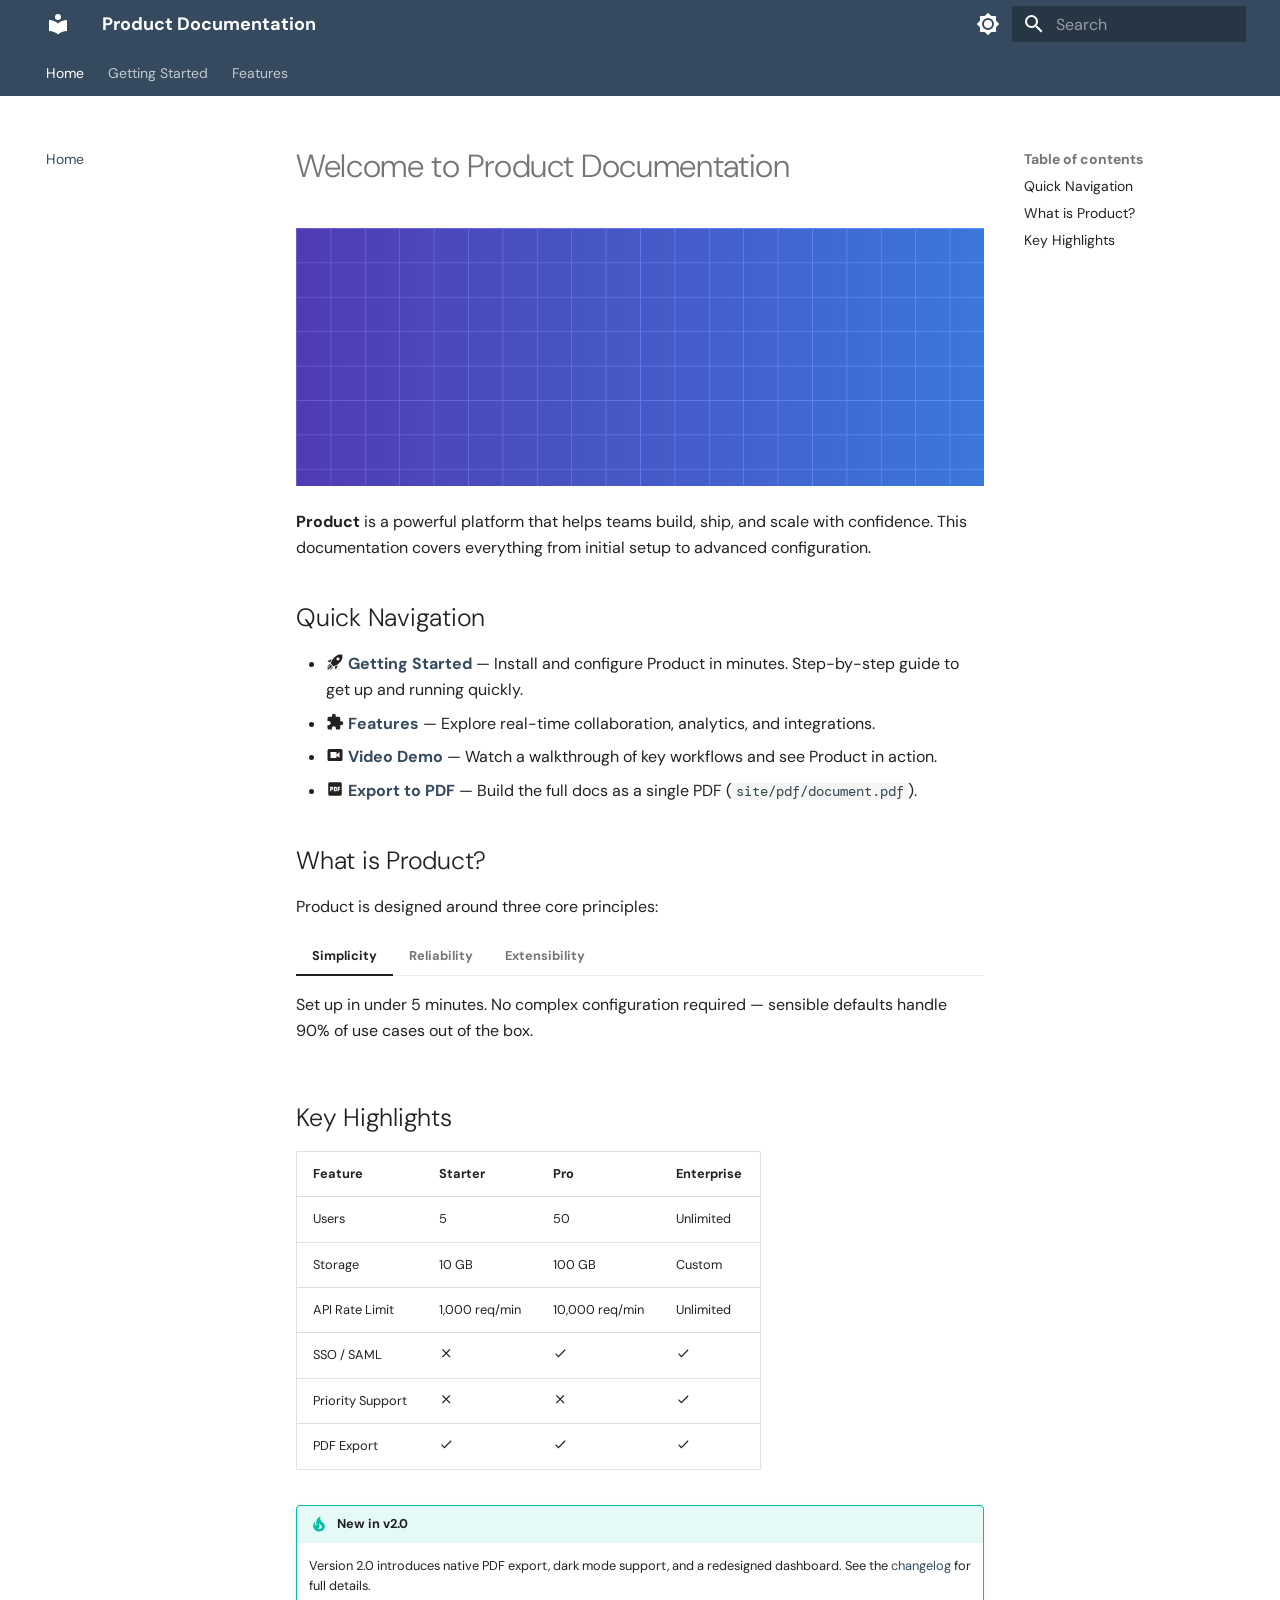
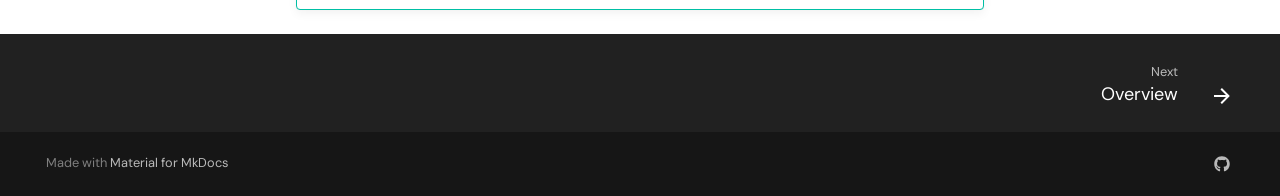
<file: index.html>
<!doctype html>
<html lang="en" class="no-js">
  <head>
    
      <meta charset="utf-8">
      <meta name="viewport" content="width=device-width,initial-scale=1">
      
        <meta name="description" content="A complete example of Material for MkDocs with rich content and PDF export">
      
      
        <meta name="author" content="Your Name">
      
      
        <link rel="canonical" href="https://sweelemk.github.io/mkdocs-test/">
      
      
      
        <link rel="next" href="getting-started/">
      
      
        
      
      
      <link rel="icon" href="assets/images/favicon.png">
      <meta name="generator" content="mkdocs-1.6.1, mkdocs-material-9.7.6">
    
    
      
        <title>Product Documentation</title>
      
    
    
      <link rel="stylesheet" href="assets/stylesheets/main.484c7ddc.min.css">
      
        
        <link rel="stylesheet" href="assets/stylesheets/palette.ab4e12ef.min.css">
      
      


    
    
      
    
    
      
        
        
        <link rel="preconnect" href="https://fonts.gstatic.com" crossorigin>
        <link rel="stylesheet" href="https://fonts.googleapis.com/css?family=DM+Sans:300,300i,400,400i,700,700i%7CDM+Mono:400,400i,700,700i&display=fallback">
        <style>:root{--md-text-font:"DM Sans";--md-code-font:"DM Mono"}</style>
      
    
    
      <link rel="stylesheet" href="stylesheets/extra.css">
    
    <script>__md_scope=new URL(".",location),__md_hash=e=>[...e].reduce(((e,_)=>(e<<5)-e+_.charCodeAt(0)),0),__md_get=(e,_=localStorage,t=__md_scope)=>JSON.parse(_.getItem(t.pathname+"."+e)),__md_set=(e,_,t=localStorage,a=__md_scope)=>{try{t.setItem(a.pathname+"."+e,JSON.stringify(_))}catch(e){}}</script>
    
      

    
    
  </head>
  
  
    
    
      
    
    
    
    
    <body dir="ltr" data-md-color-scheme="default" data-md-color-primary="custom" data-md-color-accent="custom">
  
    
    <input class="md-toggle" data-md-toggle="drawer" type="checkbox" id="__drawer" autocomplete="off">
    <input class="md-toggle" data-md-toggle="search" type="checkbox" id="__search" autocomplete="off">
    <label class="md-overlay" for="__drawer"></label>
    <div data-md-component="skip">
      
        
        <a href="#welcome-to-product-documentation" class="md-skip">
          Skip to content
        </a>
      
    </div>
    <div data-md-component="announce">
      
    </div>
    
    
      

<header class="md-header" data-md-component="header">
  <nav class="md-header__inner md-grid" aria-label="Header">
    <a href="." title="Product Documentation" class="md-header__button md-logo" aria-label="Product Documentation" data-md-component="logo">
      
  
  <svg xmlns="http://www.w3.org/2000/svg" viewBox="0 0 24 24"><path d="M12 8a3 3 0 0 0 3-3 3 3 0 0 0-3-3 3 3 0 0 0-3 3 3 3 0 0 0 3 3m0 3.54C9.64 9.35 6.5 8 3 8v11c3.5 0 6.64 1.35 9 3.54 2.36-2.19 5.5-3.54 9-3.54V8c-3.5 0-6.64 1.35-9 3.54"/></svg>

    </a>
    <label class="md-header__button md-icon" for="__drawer">
      
      <svg xmlns="http://www.w3.org/2000/svg" viewBox="0 0 24 24"><path d="M3 6h18v2H3zm0 5h18v2H3zm0 5h18v2H3z"/></svg>
    </label>
    <div class="md-header__title" data-md-component="header-title">
      <div class="md-header__ellipsis">
        <div class="md-header__topic">
          <span class="md-ellipsis">
            Product Documentation
          </span>
        </div>
        <div class="md-header__topic" data-md-component="header-topic">
          <span class="md-ellipsis">
            
              Home
            
          </span>
        </div>
      </div>
    </div>
    
      
        <form class="md-header__option" data-md-component="palette">
  
    
    
    
    <input class="md-option" data-md-color-media="" data-md-color-scheme="default" data-md-color-primary="custom" data-md-color-accent="custom"  aria-label="Switch to dark mode"  type="radio" name="__palette" id="__palette_0">
    
      <label class="md-header__button md-icon" title="Switch to dark mode" for="__palette_1" hidden>
        <svg xmlns="http://www.w3.org/2000/svg" viewBox="0 0 24 24"><path d="M12 8a4 4 0 0 0-4 4 4 4 0 0 0 4 4 4 4 0 0 0 4-4 4 4 0 0 0-4-4m0 10a6 6 0 0 1-6-6 6 6 0 0 1 6-6 6 6 0 0 1 6 6 6 6 0 0 1-6 6m8-9.31V4h-4.69L12 .69 8.69 4H4v4.69L.69 12 4 15.31V20h4.69L12 23.31 15.31 20H20v-4.69L23.31 12z"/></svg>
      </label>
    
  
    
    
    
    <input class="md-option" data-md-color-media="" data-md-color-scheme="slate" data-md-color-primary="custom" data-md-color-accent="custom"  aria-label="Switch to light mode"  type="radio" name="__palette" id="__palette_1">
    
      <label class="md-header__button md-icon" title="Switch to light mode" for="__palette_0" hidden>
        <svg xmlns="http://www.w3.org/2000/svg" viewBox="0 0 24 24"><path d="M12 18c-.89 0-1.74-.2-2.5-.55C11.56 16.5 13 14.42 13 12s-1.44-4.5-3.5-5.45C10.26 6.2 11.11 6 12 6a6 6 0 0 1 6 6 6 6 0 0 1-6 6m8-9.31V4h-4.69L12 .69 8.69 4H4v4.69L.69 12 4 15.31V20h4.69L12 23.31 15.31 20H20v-4.69L23.31 12z"/></svg>
      </label>
    
  
</form>
      
    
    
      <script>var palette=__md_get("__palette");if(palette&&palette.color){if("(prefers-color-scheme)"===palette.color.media){var media=matchMedia("(prefers-color-scheme: light)"),input=document.querySelector(media.matches?"[data-md-color-media='(prefers-color-scheme: light)']":"[data-md-color-media='(prefers-color-scheme: dark)']");palette.color.media=input.getAttribute("data-md-color-media"),palette.color.scheme=input.getAttribute("data-md-color-scheme"),palette.color.primary=input.getAttribute("data-md-color-primary"),palette.color.accent=input.getAttribute("data-md-color-accent")}for(var[key,value]of Object.entries(palette.color))document.body.setAttribute("data-md-color-"+key,value)}</script>
    
    
    
      
      
        <label class="md-header__button md-icon" for="__search">
          
          <svg xmlns="http://www.w3.org/2000/svg" viewBox="0 0 24 24"><path d="M9.5 3A6.5 6.5 0 0 1 16 9.5c0 1.61-.59 3.09-1.56 4.23l.27.27h.79l5 5-1.5 1.5-5-5v-.79l-.27-.27A6.52 6.52 0 0 1 9.5 16 6.5 6.5 0 0 1 3 9.5 6.5 6.5 0 0 1 9.5 3m0 2C7 5 5 7 5 9.5S7 14 9.5 14 14 12 14 9.5 12 5 9.5 5"/></svg>
        </label>
        <div class="md-search" data-md-component="search" role="dialog">
  <label class="md-search__overlay" for="__search"></label>
  <div class="md-search__inner" role="search">
    <form class="md-search__form" name="search">
      <input type="text" class="md-search__input" name="query" aria-label="Search" placeholder="Search" autocapitalize="off" autocorrect="off" autocomplete="off" spellcheck="false" data-md-component="search-query" required>
      <label class="md-search__icon md-icon" for="__search">
        
        <svg xmlns="http://www.w3.org/2000/svg" viewBox="0 0 24 24"><path d="M9.5 3A6.5 6.5 0 0 1 16 9.5c0 1.61-.59 3.09-1.56 4.23l.27.27h.79l5 5-1.5 1.5-5-5v-.79l-.27-.27A6.52 6.52 0 0 1 9.5 16 6.5 6.5 0 0 1 3 9.5 6.5 6.5 0 0 1 9.5 3m0 2C7 5 5 7 5 9.5S7 14 9.5 14 14 12 14 9.5 12 5 9.5 5"/></svg>
        
        <svg xmlns="http://www.w3.org/2000/svg" viewBox="0 0 24 24"><path d="M20 11v2H8l5.5 5.5-1.42 1.42L4.16 12l7.92-7.92L13.5 5.5 8 11z"/></svg>
      </label>
      <nav class="md-search__options" aria-label="Search">
        
        <button type="reset" class="md-search__icon md-icon" title="Clear" aria-label="Clear" tabindex="-1">
          
          <svg xmlns="http://www.w3.org/2000/svg" viewBox="0 0 24 24"><path d="M19 6.41 17.59 5 12 10.59 6.41 5 5 6.41 10.59 12 5 17.59 6.41 19 12 13.41 17.59 19 19 17.59 13.41 12z"/></svg>
        </button>
      </nav>
      
        <div class="md-search__suggest" data-md-component="search-suggest"></div>
      
    </form>
    <div class="md-search__output">
      <div class="md-search__scrollwrap" tabindex="0" data-md-scrollfix>
        <div class="md-search-result" data-md-component="search-result">
          <div class="md-search-result__meta">
            Initializing search
          </div>
          <ol class="md-search-result__list" role="presentation"></ol>
        </div>
      </div>
    </div>
  </div>
</div>
      
    
    
  </nav>
  
</header>
    
    <div class="md-container" data-md-component="container">
      
      
        
          
            
<nav class="md-tabs" aria-label="Tabs" data-md-component="tabs">
  <div class="md-grid">
    <ul class="md-tabs__list">
      
        
  
  
  
    
  
  
    <li class="md-tabs__item md-tabs__item--active">
      <a href="." class="md-tabs__link">
        
  
  
    
  
  Home

      </a>
    </li>
  

      
        
  
  
  
  
    
    
      <li class="md-tabs__item">
        <a href="getting-started/" class="md-tabs__link">
          
  
  
  Getting Started

        </a>
      </li>
    
  

      
        
  
  
  
  
    
    
      <li class="md-tabs__item">
        <a href="features/" class="md-tabs__link">
          
  
  
  Features

        </a>
      </li>
    
  

      
    </ul>
  </div>
</nav>
          
        
      
      <main class="md-main" data-md-component="main">
        <div class="md-main__inner md-grid">
          
            
              
              <div class="md-sidebar md-sidebar--primary" data-md-component="sidebar" data-md-type="navigation" >
                <div class="md-sidebar__scrollwrap">
                  <div class="md-sidebar__inner">
                    


  


<nav class="md-nav md-nav--primary md-nav--lifted" aria-label="Navigation" data-md-level="0">
  <label class="md-nav__title" for="__drawer">
    <a href="." title="Product Documentation" class="md-nav__button md-logo" aria-label="Product Documentation" data-md-component="logo">
      
  
  <svg xmlns="http://www.w3.org/2000/svg" viewBox="0 0 24 24"><path d="M12 8a3 3 0 0 0 3-3 3 3 0 0 0-3-3 3 3 0 0 0-3 3 3 3 0 0 0 3 3m0 3.54C9.64 9.35 6.5 8 3 8v11c3.5 0 6.64 1.35 9 3.54 2.36-2.19 5.5-3.54 9-3.54V8c-3.5 0-6.64 1.35-9 3.54"/></svg>

    </a>
    Product Documentation
  </label>
  
  <ul class="md-nav__list" data-md-scrollfix>
    
      
      
  
  
    
  
  
  
    <li class="md-nav__item md-nav__item--active">
      
      <input class="md-nav__toggle md-toggle" type="checkbox" id="__toc">
      
      
        
      
      
        <label class="md-nav__link md-nav__link--active" for="__toc">
          
  
  
  <span class="md-ellipsis">
    
  
    Home
  

    
  </span>
  
  

          <span class="md-nav__icon md-icon"></span>
        </label>
      
      <a href="." class="md-nav__link md-nav__link--active">
        
  
  
  <span class="md-ellipsis">
    
  
    Home
  

    
  </span>
  
  

      </a>
      
        

<nav class="md-nav md-nav--secondary" aria-label="Table of contents">
  
  
  
    
  
  
    <label class="md-nav__title" for="__toc">
      <span class="md-nav__icon md-icon"></span>
      Table of contents
    </label>
    <ul class="md-nav__list" data-md-component="toc" data-md-scrollfix>
      
        <li class="md-nav__item">
  <a href="#quick-navigation" class="md-nav__link">
    <span class="md-ellipsis">
      
        Quick Navigation
      
    </span>
  </a>
  
</li>
      
        <li class="md-nav__item">
  <a href="#what-is-product" class="md-nav__link">
    <span class="md-ellipsis">
      
        What is Product?
      
    </span>
  </a>
  
</li>
      
        <li class="md-nav__item">
  <a href="#key-highlights" class="md-nav__link">
    <span class="md-ellipsis">
      
        Key Highlights
      
    </span>
  </a>
  
</li>
      
    </ul>
  
</nav>
      
    </li>
  

    
      
      
  
  
  
  
    
    
    
    
      
      
        
      
    
    
    <li class="md-nav__item md-nav__item--nested">
      
        
        
          
        
        <input class="md-nav__toggle md-toggle md-toggle--indeterminate" type="checkbox" id="__nav_2" >
        
          
          <label class="md-nav__link" for="__nav_2" id="__nav_2_label" tabindex="0">
            
  
  
  <span class="md-ellipsis">
    
  
    Getting Started
  

    
  </span>
  
  

            <span class="md-nav__icon md-icon"></span>
          </label>
        
        <nav class="md-nav" data-md-level="1" aria-labelledby="__nav_2_label" aria-expanded="false">
          <label class="md-nav__title" for="__nav_2">
            <span class="md-nav__icon md-icon"></span>
            
  
    Getting Started
  

          </label>
          <ul class="md-nav__list" data-md-scrollfix>
            
              
                
  
  
  
  
    <li class="md-nav__item">
      <a href="getting-started/" class="md-nav__link">
        
  
  
  <span class="md-ellipsis">
    
  
    Overview
  

    
  </span>
  
  

      </a>
    </li>
  

              
            
              
                
  
  
  
  
    <li class="md-nav__item">
      <a href="getting-started/installation/" class="md-nav__link">
        
  
  
  <span class="md-ellipsis">
    
  
    Installation
  

    
  </span>
  
  

      </a>
    </li>
  

              
            
          </ul>
        </nav>
      
    </li>
  

    
      
      
  
  
  
  
    
    
    
    
      
      
        
      
    
    
    <li class="md-nav__item md-nav__item--nested">
      
        
        
          
        
        <input class="md-nav__toggle md-toggle md-toggle--indeterminate" type="checkbox" id="__nav_3" >
        
          
          <label class="md-nav__link" for="__nav_3" id="__nav_3_label" tabindex="0">
            
  
  
  <span class="md-ellipsis">
    
  
    Features
  

    
  </span>
  
  

            <span class="md-nav__icon md-icon"></span>
          </label>
        
        <nav class="md-nav" data-md-level="1" aria-labelledby="__nav_3_label" aria-expanded="false">
          <label class="md-nav__title" for="__nav_3">
            <span class="md-nav__icon md-icon"></span>
            
  
    Features
  

          </label>
          <ul class="md-nav__list" data-md-scrollfix>
            
              
                
  
  
  
  
    <li class="md-nav__item">
      <a href="features/" class="md-nav__link">
        
  
  
  <span class="md-ellipsis">
    
  
    Overview
  

    
  </span>
  
  

      </a>
    </li>
  

              
            
              
                
  
  
  
  
    <li class="md-nav__item">
      <a href="features/video-demo/" class="md-nav__link">
        
  
  
  <span class="md-ellipsis">
    
  
    Video Demo
  

    
  </span>
  
  

      </a>
    </li>
  

              
            
          </ul>
        </nav>
      
    </li>
  

    
  </ul>
</nav>
                  </div>
                </div>
              </div>
            
            
              
              <div class="md-sidebar md-sidebar--secondary" data-md-component="sidebar" data-md-type="toc" >
                <div class="md-sidebar__scrollwrap">
                  <div class="md-sidebar__inner">
                    

<nav class="md-nav md-nav--secondary" aria-label="Table of contents">
  
  
  
    
  
  
    <label class="md-nav__title" for="__toc">
      <span class="md-nav__icon md-icon"></span>
      Table of contents
    </label>
    <ul class="md-nav__list" data-md-component="toc" data-md-scrollfix>
      
        <li class="md-nav__item">
  <a href="#quick-navigation" class="md-nav__link">
    <span class="md-ellipsis">
      
        Quick Navigation
      
    </span>
  </a>
  
</li>
      
        <li class="md-nav__item">
  <a href="#what-is-product" class="md-nav__link">
    <span class="md-ellipsis">
      
        What is Product?
      
    </span>
  </a>
  
</li>
      
        <li class="md-nav__item">
  <a href="#key-highlights" class="md-nav__link">
    <span class="md-ellipsis">
      
        Key Highlights
      
    </span>
  </a>
  
</li>
      
    </ul>
  
</nav>
                  </div>
                </div>
              </div>
            
          
          
            <div class="md-content" data-md-component="content">
              
              <article class="md-content__inner md-typeset">
                
                  



<h1 id="welcome-to-product-documentation">Welcome to Product Documentation</h1>
<p><img alt="Hero Banner" src="assets/images/hero.png" /></p>
<p><strong>Product</strong> is a powerful platform that helps teams build, ship, and scale with confidence. This documentation covers everything from initial setup to advanced configuration.</p>
<h2 id="quick-navigation">Quick Navigation</h2>
<ul>
<li><span class="twemoji"><svg xmlns="http://www.w3.org/2000/svg" viewBox="0 0 24 24"><path d="m13.13 22.19-1.63-3.83c1.57-.58 3.04-1.36 4.4-2.27zM5.64 12.5l-3.83-1.63 6.1-2.77C7 9.46 6.22 10.93 5.64 12.5M21.61 2.39S16.66.269 11 5.93c-2.19 2.19-3.5 4.6-4.35 6.71-.28.75-.09 1.57.46 2.13l2.13 2.12c.55.56 1.37.74 2.12.46A19.1 19.1 0 0 0 18.07 13c5.66-5.66 3.54-10.61 3.54-10.61m-7.07 7.07c-.78-.78-.78-2.05 0-2.83s2.05-.78 2.83 0c.77.78.78 2.05 0 2.83s-2.05.78-2.83 0m-5.66 7.07-1.41-1.41zM6.24 22l3.64-3.64c-.34-.09-.67-.24-.97-.45L4.83 22zM2 22h1.41l4.77-4.76-1.42-1.41L2 20.59zm0-2.83 4.09-4.08c-.21-.3-.36-.62-.45-.97L2 17.76z"/></svg></span> <strong><a href="getting-started/">Getting Started</a></strong> — Install and configure Product in minutes. Step-by-step guide to get up and running quickly.</li>
<li><span class="twemoji"><svg xmlns="http://www.w3.org/2000/svg" viewBox="0 0 24 24"><path d="M20.5 11H19V7a2 2 0 0 0-2-2h-4V3.5A2.5 2.5 0 0 0 10.5 1 2.5 2.5 0 0 0 8 3.5V5H4a2 2 0 0 0-2 2v3.8h1.5c1.5 0 2.7 1.2 2.7 2.7S5 16.2 3.5 16.2H2V20a2 2 0 0 0 2 2h3.8v-1.5c0-1.5 1.2-2.7 2.7-2.7s2.7 1.2 2.7 2.7V22H17a2 2 0 0 0 2-2v-4h1.5a2.5 2.5 0 0 0 2.5-2.5 2.5 2.5 0 0 0-2.5-2.5"/></svg></span> <strong><a href="features/">Features</a></strong> — Explore real-time collaboration, analytics, and integrations.</li>
<li><span class="twemoji"><svg xmlns="http://www.w3.org/2000/svg" viewBox="0 0 24 24"><path d="m18 16-4-3.2V16H6V8h8v3.2L18 8m2-4H4a2 2 0 0 0-2 2v12a2 2 0 0 0 2 2h16a2 2 0 0 0 2-2V6a2 2 0 0 0-2-2"/></svg></span> <strong><a href="features/video-demo/">Video Demo</a></strong> — Watch a walkthrough of key workflows and see Product in action.</li>
<li><span class="twemoji"><svg xmlns="http://www.w3.org/2000/svg" viewBox="0 0 24 24"><path d="M19 3H5c-1.1 0-2 .9-2 2v14c0 1.1.9 2 2 2h14c1.1 0 2-.9 2-2V5c0-1.1-.9-2-2-2m-9.5 8.5c0 .8-.7 1.5-1.5 1.5H7v2H5.5V9H8c.8 0 1.5.7 1.5 1.5zm5 2c0 .8-.7 1.5-1.5 1.5h-2.5V9H13c.8 0 1.5.7 1.5 1.5zm4-3H17v1h1.5V13H17v2h-1.5V9h3zm-6.5 0h1v3h-1zm-5 0h1v1H7z"/></svg></span> <strong><a href="getting-started/installation/">Export to PDF</a></strong> — Build the full docs as a single PDF (<code>site/pdf/document.pdf</code>).</li>
</ul>
<h2 id="what-is-product">What is Product?</h2>
<p>Product is designed around three core principles:</p>
<div class="tabbed-set tabbed-alternate" data-tabs="1:3"><input checked="checked" id="__tabbed_1_1" name="__tabbed_1" type="radio" /><input id="__tabbed_1_2" name="__tabbed_1" type="radio" /><input id="__tabbed_1_3" name="__tabbed_1" type="radio" /><div class="tabbed-labels"><label for="__tabbed_1_1">Simplicity</label><label for="__tabbed_1_2">Reliability</label><label for="__tabbed_1_3">Extensibility</label></div>
<div class="tabbed-content">
<div class="tabbed-block">
<p>Set up in under 5 minutes. No complex configuration required — sensible defaults handle 90% of use cases out of the box.</p>
</div>
<div class="tabbed-block">
<p>Built on battle-tested infrastructure with 99.9% uptime SLA. Automatic failover and replication keep your data safe.</p>
</div>
<div class="tabbed-block">
<p>A rich plugin ecosystem and open API allow you to integrate with any tool in your stack.</p>
</div>
</div>
</div>
<h2 id="key-highlights">Key Highlights</h2>
<table>
<thead>
<tr>
<th>Feature</th>
<th>Starter</th>
<th>Pro</th>
<th>Enterprise</th>
</tr>
</thead>
<tbody>
<tr>
<td>Users</td>
<td>5</td>
<td>50</td>
<td>Unlimited</td>
</tr>
<tr>
<td>Storage</td>
<td>10 GB</td>
<td>100 GB</td>
<td>Custom</td>
</tr>
<tr>
<td>API Rate Limit</td>
<td>1,000 req/min</td>
<td>10,000 req/min</td>
<td>Unlimited</td>
</tr>
<tr>
<td>SSO / SAML</td>
<td><span class="twemoji"><svg xmlns="http://www.w3.org/2000/svg" viewBox="0 0 24 24"><path d="M19 6.41 17.59 5 12 10.59 6.41 5 5 6.41 10.59 12 5 17.59 6.41 19 12 13.41 17.59 19 19 17.59 13.41 12z"/></svg></span></td>
<td><span class="twemoji"><svg xmlns="http://www.w3.org/2000/svg" viewBox="0 0 24 24"><path d="M21 7 9 19l-5.5-5.5 1.41-1.41L9 16.17 19.59 5.59z"/></svg></span></td>
<td><span class="twemoji"><svg xmlns="http://www.w3.org/2000/svg" viewBox="0 0 24 24"><path d="M21 7 9 19l-5.5-5.5 1.41-1.41L9 16.17 19.59 5.59z"/></svg></span></td>
</tr>
<tr>
<td>Priority Support</td>
<td><span class="twemoji"><svg xmlns="http://www.w3.org/2000/svg" viewBox="0 0 24 24"><path d="M19 6.41 17.59 5 12 10.59 6.41 5 5 6.41 10.59 12 5 17.59 6.41 19 12 13.41 17.59 19 19 17.59 13.41 12z"/></svg></span></td>
<td><span class="twemoji"><svg xmlns="http://www.w3.org/2000/svg" viewBox="0 0 24 24"><path d="M19 6.41 17.59 5 12 10.59 6.41 5 5 6.41 10.59 12 5 17.59 6.41 19 12 13.41 17.59 19 19 17.59 13.41 12z"/></svg></span></td>
<td><span class="twemoji"><svg xmlns="http://www.w3.org/2000/svg" viewBox="0 0 24 24"><path d="M21 7 9 19l-5.5-5.5 1.41-1.41L9 16.17 19.59 5.59z"/></svg></span></td>
</tr>
<tr>
<td>PDF Export</td>
<td><span class="twemoji"><svg xmlns="http://www.w3.org/2000/svg" viewBox="0 0 24 24"><path d="M21 7 9 19l-5.5-5.5 1.41-1.41L9 16.17 19.59 5.59z"/></svg></span></td>
<td><span class="twemoji"><svg xmlns="http://www.w3.org/2000/svg" viewBox="0 0 24 24"><path d="M21 7 9 19l-5.5-5.5 1.41-1.41L9 16.17 19.59 5.59z"/></svg></span></td>
<td><span class="twemoji"><svg xmlns="http://www.w3.org/2000/svg" viewBox="0 0 24 24"><path d="M21 7 9 19l-5.5-5.5 1.41-1.41L9 16.17 19.59 5.59z"/></svg></span></td>
</tr>
</tbody>
</table>
<div class="admonition tip">
<p class="admonition-title">New in v2.0</p>
<p>Version 2.0 introduces native PDF export, dark mode support, and a redesigned dashboard. See the <a href="getting-started/">changelog</a> for full details.</p>
</div>












                
              </article>
            </div>
          
          
  <script>var tabs=__md_get("__tabs");if(Array.isArray(tabs))e:for(var set of document.querySelectorAll(".tabbed-set")){var labels=set.querySelector(".tabbed-labels");for(var tab of tabs)for(var label of labels.getElementsByTagName("label"))if(label.innerText.trim()===tab){var input=document.getElementById(label.htmlFor);input.checked=!0;continue e}}</script>

<script>var target=document.getElementById(location.hash.slice(1));target&&target.name&&(target.checked=target.name.startsWith("__tabbed_"))</script>
        </div>
        
          <button type="button" class="md-top md-icon" data-md-component="top" hidden>
  
  <svg xmlns="http://www.w3.org/2000/svg" viewBox="0 0 24 24"><path d="M13 20h-2V8l-5.5 5.5-1.42-1.42L12 4.16l7.92 7.92-1.42 1.42L13 8z"/></svg>
  Back to top
</button>
        
      </main>
      
        <footer class="md-footer">
  
    
      
      <nav class="md-footer__inner md-grid" aria-label="Footer" >
        
        
          
          <a href="getting-started/" class="md-footer__link md-footer__link--next" aria-label="Next: Overview">
            <div class="md-footer__title">
              <span class="md-footer__direction">
                Next
              </span>
              <div class="md-ellipsis">
                Overview
              </div>
            </div>
            <div class="md-footer__button md-icon">
              
              <svg xmlns="http://www.w3.org/2000/svg" viewBox="0 0 24 24"><path d="M4 11v2h12l-5.5 5.5 1.42 1.42L19.84 12l-7.92-7.92L10.5 5.5 16 11z"/></svg>
            </div>
          </a>
        
      </nav>
    
  
  <div class="md-footer-meta md-typeset">
    <div class="md-footer-meta__inner md-grid">
      <div class="md-copyright">
  
  
    Made with
    <a href="https://squidfunk.github.io/mkdocs-material/" target="_blank" rel="noopener">
      Material for MkDocs
    </a>
  
</div>
      
        
<div class="md-social">
  
    
    
    
    
      
      
    
    <a href="https://github.com/your-org" target="_blank" rel="noopener" title="github.com" class="md-social__link">
      <svg xmlns="http://www.w3.org/2000/svg" viewBox="0 0 512 512"><!--! Font Awesome Free 7.1.0 by @fontawesome - https://fontawesome.com License - https://fontawesome.com/license/free (Icons: CC BY 4.0, Fonts: SIL OFL 1.1, Code: MIT License) Copyright 2025 Fonticons, Inc.--><path d="M173.9 397.4c0 2-2.3 3.6-5.2 3.6-3.3.3-5.6-1.3-5.6-3.6 0-2 2.3-3.6 5.2-3.6 3-.3 5.6 1.3 5.6 3.6m-31.1-4.5c-.7 2 1.3 4.3 4.3 4.9 2.6 1 5.6 0 6.2-2s-1.3-4.3-4.3-5.2c-2.6-.7-5.5.3-6.2 2.3m44.2-1.7c-2.9.7-4.9 2.6-4.6 4.9.3 2 2.9 3.3 5.9 2.6 2.9-.7 4.9-2.6 4.6-4.6-.3-1.9-3-3.2-5.9-2.9M252.8 8C114.1 8 8 113.3 8 252c0 110.9 69.8 205.8 169.5 239.2 12.8 2.3 17.3-5.6 17.3-12.1 0-6.2-.3-40.4-.3-61.4 0 0-70 15-84.7-29.8 0 0-11.4-29.1-27.8-36.6 0 0-22.9-15.7 1.6-15.4 0 0 24.9 2 38.6 25.8 21.9 38.6 58.6 27.5 72.9 20.9 2.3-16 8.8-27.1 16-33.7-55.9-6.2-112.3-14.3-112.3-110.5 0-27.5 7.6-41.3 23.6-58.9-2.6-6.5-11.1-33.3 2.6-67.9 20.9-6.5 69 27 69 27 20-5.6 41.5-8.5 62.8-8.5s42.8 2.9 62.8 8.5c0 0 48.1-33.6 69-27 13.7 34.7 5.2 61.4 2.6 67.9 16 17.7 25.8 31.5 25.8 58.9 0 96.5-58.9 104.2-114.8 110.5 9.2 7.9 17 22.9 17 46.4 0 33.7-.3 75.4-.3 83.6 0 6.5 4.6 14.4 17.3 12.1C436.2 457.8 504 362.9 504 252 504 113.3 391.5 8 252.8 8M105.2 352.9c-1.3 1-1 3.3.7 5.2 1.6 1.6 3.9 2.3 5.2 1 1.3-1 1-3.3-.7-5.2-1.6-1.6-3.9-2.3-5.2-1m-10.8-8.1c-.7 1.3.3 2.9 2.3 3.9 1.6 1 3.6.7 4.3-.7.7-1.3-.3-2.9-2.3-3.9-2-.6-3.6-.3-4.3.7m32.4 35.6c-1.6 1.3-1 4.3 1.3 6.2 2.3 2.3 5.2 2.6 6.5 1 1.3-1.3.7-4.3-1.3-6.2-2.2-2.3-5.2-2.6-6.5-1m-11.4-14.7c-1.6 1-1.6 3.6 0 5.9s4.3 3.3 5.6 2.3c1.6-1.3 1.6-3.9 0-6.2-1.4-2.3-4-3.3-5.6-2"/></svg>
    </a>
  
</div>
      
    </div>
  </div>
</footer>
      
    </div>
    <div class="md-dialog" data-md-component="dialog">
      <div class="md-dialog__inner md-typeset"></div>
    </div>
    
    
    
      
      
      <script id="__config" type="application/json">{"annotate": null, "base": ".", "features": ["navigation.tabs", "navigation.sections", "navigation.expand", "navigation.top", "navigation.footer", "search.suggest", "search.highlight", "content.tabs.link", "content.code.copy", "content.code.annotate", "toc.follow"], "search": "assets/javascripts/workers/search.2c215733.min.js", "tags": null, "translations": {"clipboard.copied": "Copied to clipboard", "clipboard.copy": "Copy to clipboard", "search.result.more.one": "1 more on this page", "search.result.more.other": "# more on this page", "search.result.none": "No matching documents", "search.result.one": "1 matching document", "search.result.other": "# matching documents", "search.result.placeholder": "Type to start searching", "search.result.term.missing": "Missing", "select.version": "Select version"}, "version": null}</script>
    
    
      <script src="assets/javascripts/bundle.79ae519e.min.js"></script>
      
    
  </body>
</html>
</file>
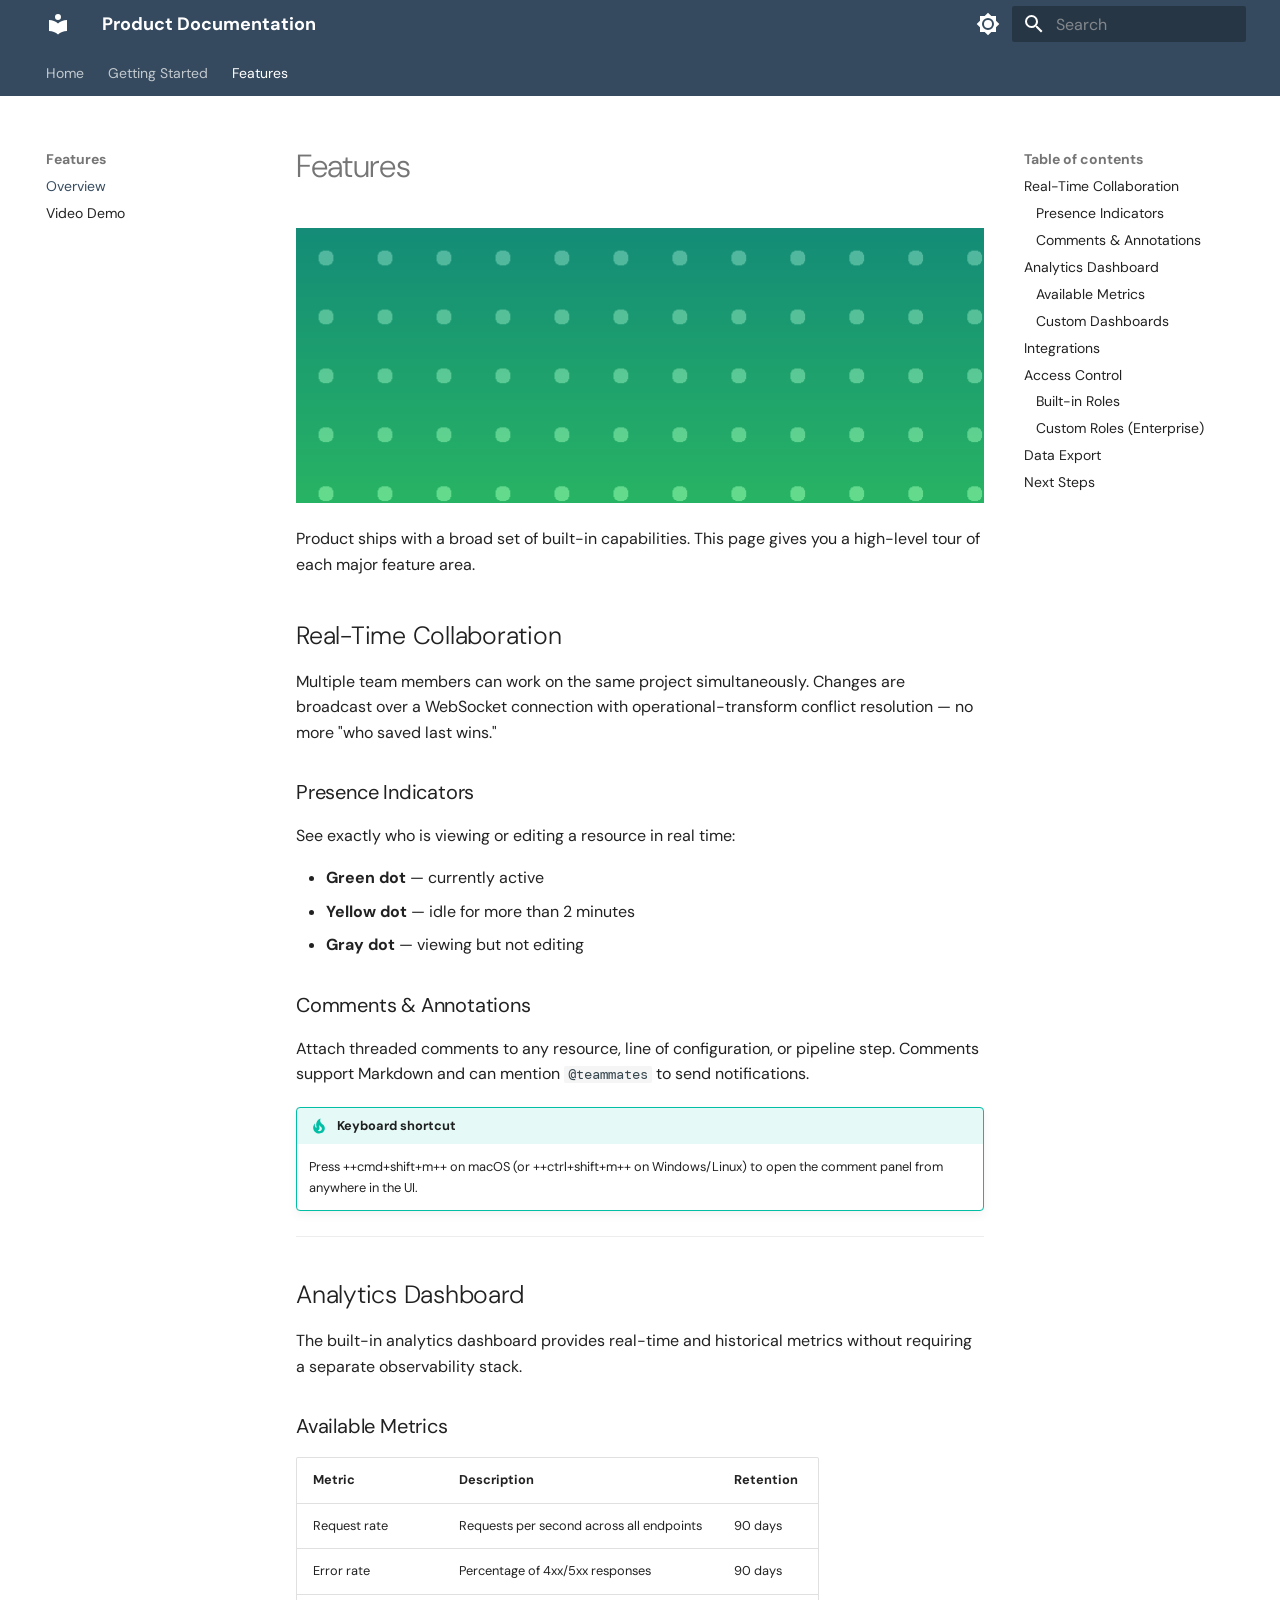
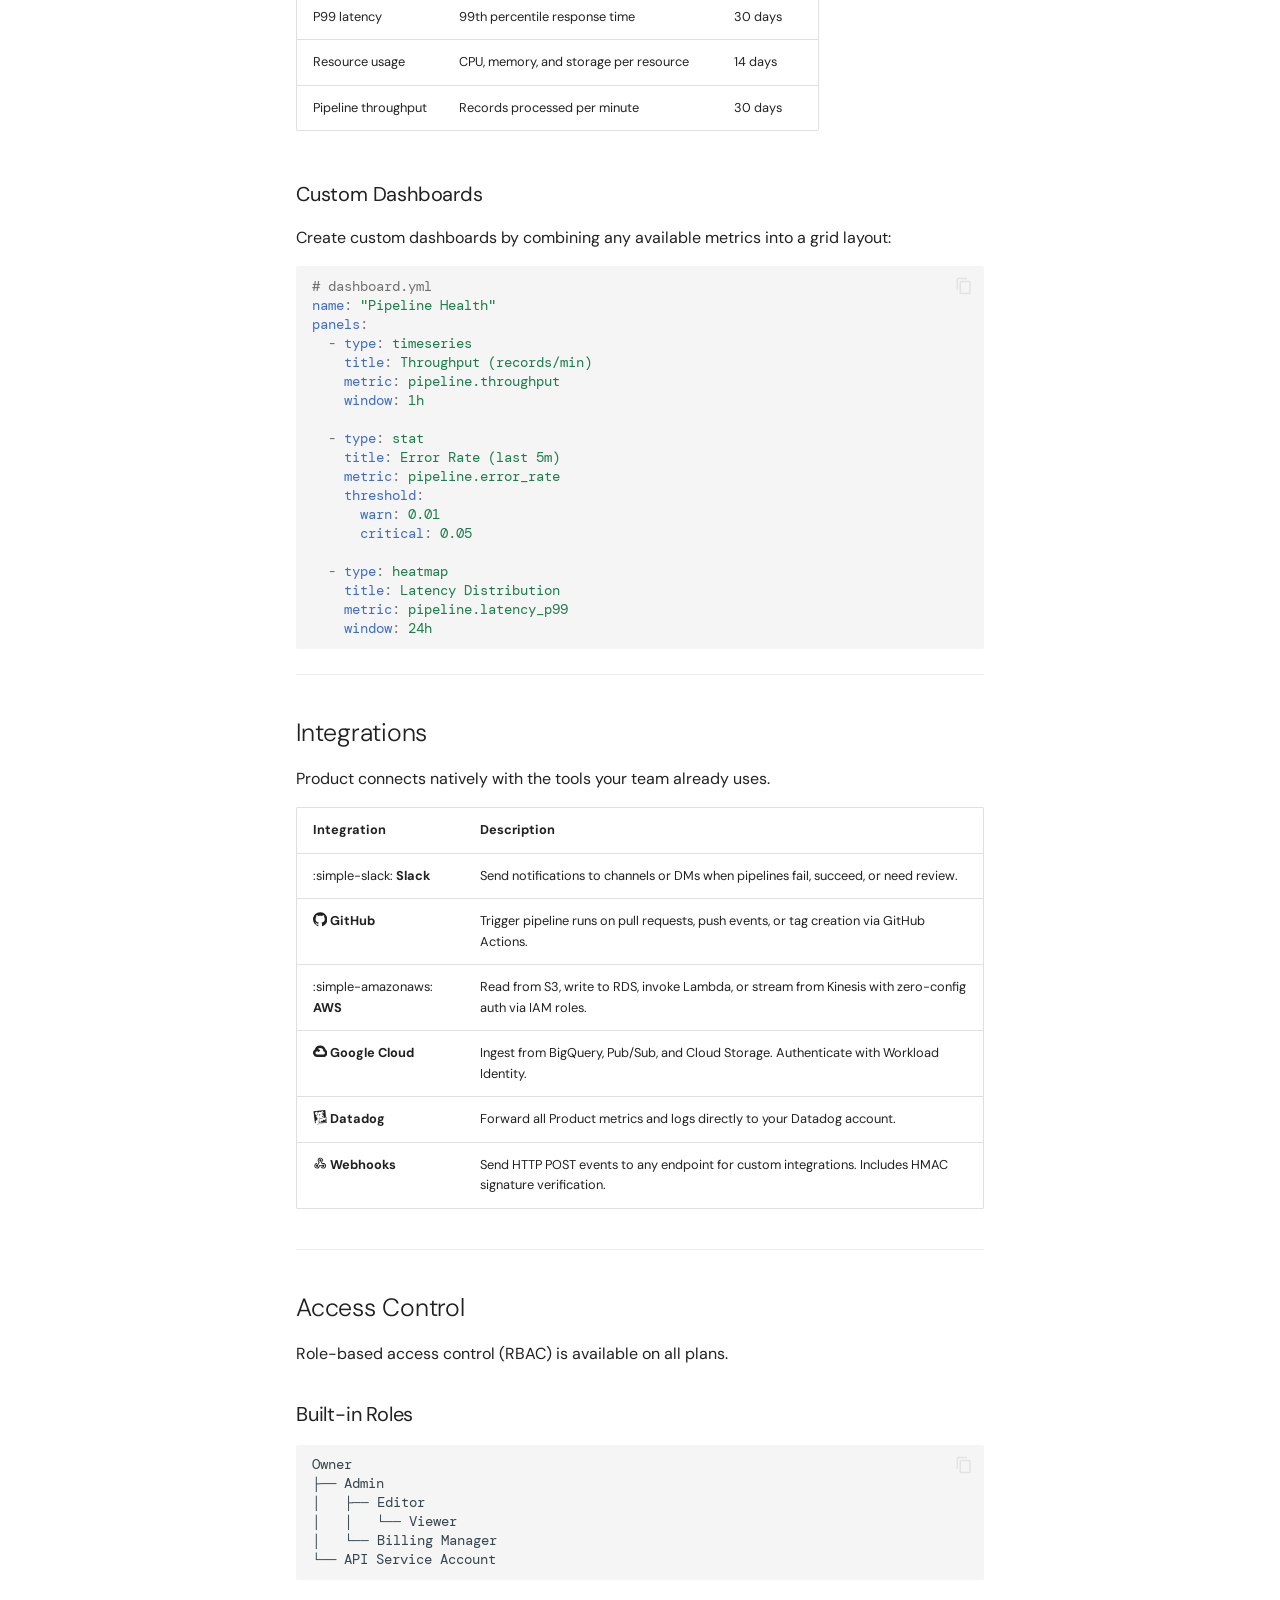
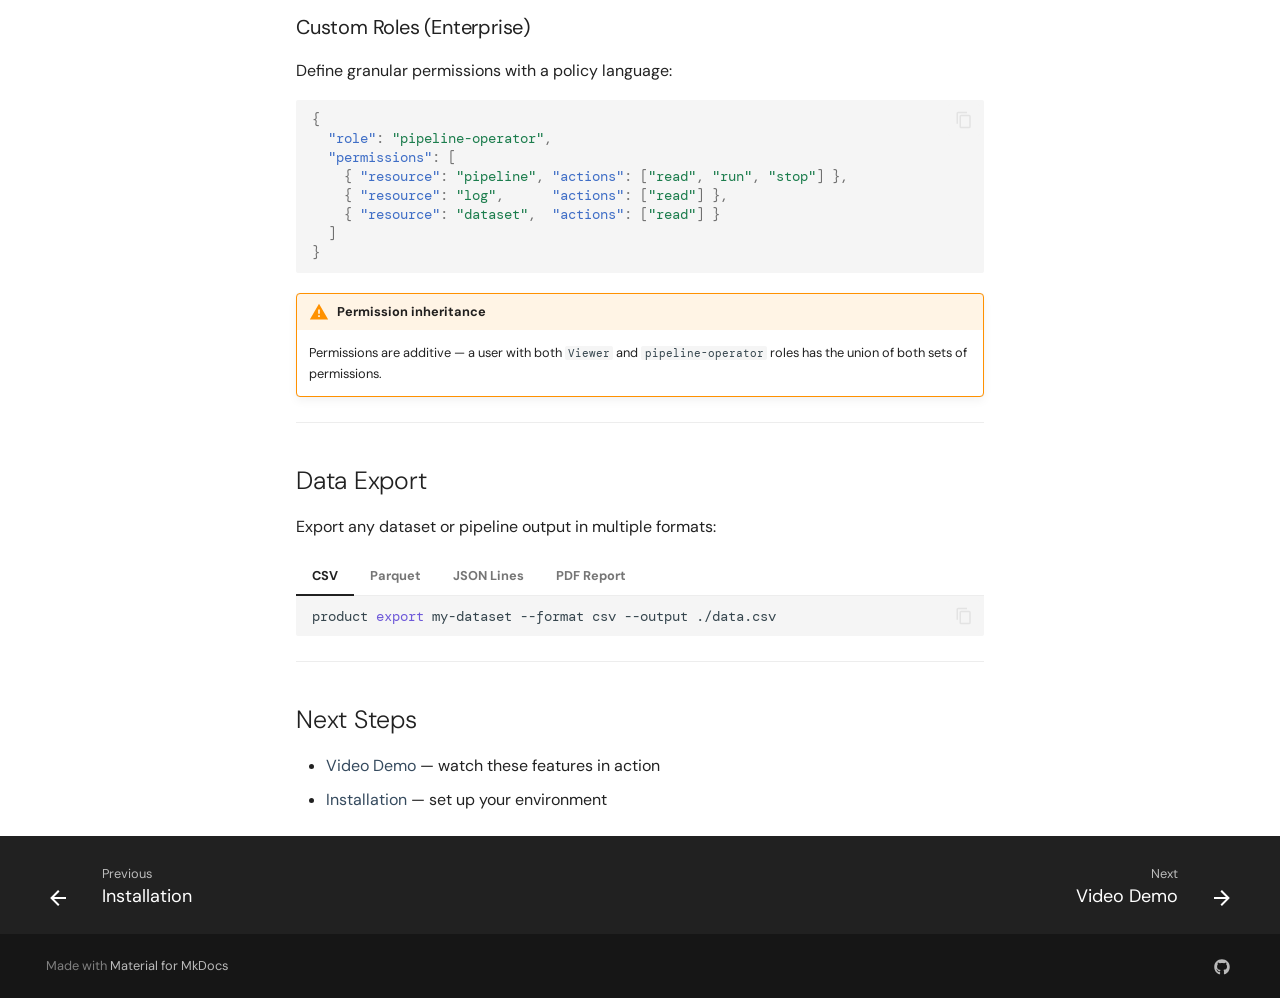
<file: features/index.html>
<!doctype html>
<html lang="en" class="no-js">
  <head>
    
      <meta charset="utf-8">
      <meta name="viewport" content="width=device-width,initial-scale=1">
      
        <meta name="description" content="A complete example of Material for MkDocs with rich content and PDF export">
      
      
        <meta name="author" content="Your Name">
      
      
        <link rel="canonical" href="https://sweelemk.github.io/mkdocs-test/features/">
      
      
        <link rel="prev" href="../getting-started/installation/">
      
      
        <link rel="next" href="video-demo/">
      
      
        
      
      
      <link rel="icon" href="../assets/images/favicon.png">
      <meta name="generator" content="mkdocs-1.6.1, mkdocs-material-9.7.6">
    
    
      
        <title>Overview - Product Documentation</title>
      
    
    
      <link rel="stylesheet" href="../assets/stylesheets/main.484c7ddc.min.css">
      
        
        <link rel="stylesheet" href="../assets/stylesheets/palette.ab4e12ef.min.css">
      
      


    
    
      
    
    
      
        
        
        <link rel="preconnect" href="https://fonts.gstatic.com" crossorigin>
        <link rel="stylesheet" href="https://fonts.googleapis.com/css?family=DM+Sans:300,300i,400,400i,700,700i%7CDM+Mono:400,400i,700,700i&display=fallback">
        <style>:root{--md-text-font:"DM Sans";--md-code-font:"DM Mono"}</style>
      
    
    
      <link rel="stylesheet" href="../stylesheets/extra.css">
    
    <script>__md_scope=new URL("..",location),__md_hash=e=>[...e].reduce(((e,_)=>(e<<5)-e+_.charCodeAt(0)),0),__md_get=(e,_=localStorage,t=__md_scope)=>JSON.parse(_.getItem(t.pathname+"."+e)),__md_set=(e,_,t=localStorage,a=__md_scope)=>{try{t.setItem(a.pathname+"."+e,JSON.stringify(_))}catch(e){}}</script>
    
      

    
    
  </head>
  
  
    
    
      
    
    
    
    
    <body dir="ltr" data-md-color-scheme="default" data-md-color-primary="custom" data-md-color-accent="custom">
  
    
    <input class="md-toggle" data-md-toggle="drawer" type="checkbox" id="__drawer" autocomplete="off">
    <input class="md-toggle" data-md-toggle="search" type="checkbox" id="__search" autocomplete="off">
    <label class="md-overlay" for="__drawer"></label>
    <div data-md-component="skip">
      
        
        <a href="#features" class="md-skip">
          Skip to content
        </a>
      
    </div>
    <div data-md-component="announce">
      
    </div>
    
    
      

<header class="md-header" data-md-component="header">
  <nav class="md-header__inner md-grid" aria-label="Header">
    <a href=".." title="Product Documentation" class="md-header__button md-logo" aria-label="Product Documentation" data-md-component="logo">
      
  
  <svg xmlns="http://www.w3.org/2000/svg" viewBox="0 0 24 24"><path d="M12 8a3 3 0 0 0 3-3 3 3 0 0 0-3-3 3 3 0 0 0-3 3 3 3 0 0 0 3 3m0 3.54C9.64 9.35 6.5 8 3 8v11c3.5 0 6.64 1.35 9 3.54 2.36-2.19 5.5-3.54 9-3.54V8c-3.5 0-6.64 1.35-9 3.54"/></svg>

    </a>
    <label class="md-header__button md-icon" for="__drawer">
      
      <svg xmlns="http://www.w3.org/2000/svg" viewBox="0 0 24 24"><path d="M3 6h18v2H3zm0 5h18v2H3zm0 5h18v2H3z"/></svg>
    </label>
    <div class="md-header__title" data-md-component="header-title">
      <div class="md-header__ellipsis">
        <div class="md-header__topic">
          <span class="md-ellipsis">
            Product Documentation
          </span>
        </div>
        <div class="md-header__topic" data-md-component="header-topic">
          <span class="md-ellipsis">
            
              Overview
            
          </span>
        </div>
      </div>
    </div>
    
      
        <form class="md-header__option" data-md-component="palette">
  
    
    
    
    <input class="md-option" data-md-color-media="" data-md-color-scheme="default" data-md-color-primary="custom" data-md-color-accent="custom"  aria-label="Switch to dark mode"  type="radio" name="__palette" id="__palette_0">
    
      <label class="md-header__button md-icon" title="Switch to dark mode" for="__palette_1" hidden>
        <svg xmlns="http://www.w3.org/2000/svg" viewBox="0 0 24 24"><path d="M12 8a4 4 0 0 0-4 4 4 4 0 0 0 4 4 4 4 0 0 0 4-4 4 4 0 0 0-4-4m0 10a6 6 0 0 1-6-6 6 6 0 0 1 6-6 6 6 0 0 1 6 6 6 6 0 0 1-6 6m8-9.31V4h-4.69L12 .69 8.69 4H4v4.69L.69 12 4 15.31V20h4.69L12 23.31 15.31 20H20v-4.69L23.31 12z"/></svg>
      </label>
    
  
    
    
    
    <input class="md-option" data-md-color-media="" data-md-color-scheme="slate" data-md-color-primary="custom" data-md-color-accent="custom"  aria-label="Switch to light mode"  type="radio" name="__palette" id="__palette_1">
    
      <label class="md-header__button md-icon" title="Switch to light mode" for="__palette_0" hidden>
        <svg xmlns="http://www.w3.org/2000/svg" viewBox="0 0 24 24"><path d="M12 18c-.89 0-1.74-.2-2.5-.55C11.56 16.5 13 14.42 13 12s-1.44-4.5-3.5-5.45C10.26 6.2 11.11 6 12 6a6 6 0 0 1 6 6 6 6 0 0 1-6 6m8-9.31V4h-4.69L12 .69 8.69 4H4v4.69L.69 12 4 15.31V20h4.69L12 23.31 15.31 20H20v-4.69L23.31 12z"/></svg>
      </label>
    
  
</form>
      
    
    
      <script>var palette=__md_get("__palette");if(palette&&palette.color){if("(prefers-color-scheme)"===palette.color.media){var media=matchMedia("(prefers-color-scheme: light)"),input=document.querySelector(media.matches?"[data-md-color-media='(prefers-color-scheme: light)']":"[data-md-color-media='(prefers-color-scheme: dark)']");palette.color.media=input.getAttribute("data-md-color-media"),palette.color.scheme=input.getAttribute("data-md-color-scheme"),palette.color.primary=input.getAttribute("data-md-color-primary"),palette.color.accent=input.getAttribute("data-md-color-accent")}for(var[key,value]of Object.entries(palette.color))document.body.setAttribute("data-md-color-"+key,value)}</script>
    
    
    
      
      
        <label class="md-header__button md-icon" for="__search">
          
          <svg xmlns="http://www.w3.org/2000/svg" viewBox="0 0 24 24"><path d="M9.5 3A6.5 6.5 0 0 1 16 9.5c0 1.61-.59 3.09-1.56 4.23l.27.27h.79l5 5-1.5 1.5-5-5v-.79l-.27-.27A6.52 6.52 0 0 1 9.5 16 6.5 6.5 0 0 1 3 9.5 6.5 6.5 0 0 1 9.5 3m0 2C7 5 5 7 5 9.5S7 14 9.5 14 14 12 14 9.5 12 5 9.5 5"/></svg>
        </label>
        <div class="md-search" data-md-component="search" role="dialog">
  <label class="md-search__overlay" for="__search"></label>
  <div class="md-search__inner" role="search">
    <form class="md-search__form" name="search">
      <input type="text" class="md-search__input" name="query" aria-label="Search" placeholder="Search" autocapitalize="off" autocorrect="off" autocomplete="off" spellcheck="false" data-md-component="search-query" required>
      <label class="md-search__icon md-icon" for="__search">
        
        <svg xmlns="http://www.w3.org/2000/svg" viewBox="0 0 24 24"><path d="M9.5 3A6.5 6.5 0 0 1 16 9.5c0 1.61-.59 3.09-1.56 4.23l.27.27h.79l5 5-1.5 1.5-5-5v-.79l-.27-.27A6.52 6.52 0 0 1 9.5 16 6.5 6.5 0 0 1 3 9.5 6.5 6.5 0 0 1 9.5 3m0 2C7 5 5 7 5 9.5S7 14 9.5 14 14 12 14 9.5 12 5 9.5 5"/></svg>
        
        <svg xmlns="http://www.w3.org/2000/svg" viewBox="0 0 24 24"><path d="M20 11v2H8l5.5 5.5-1.42 1.42L4.16 12l7.92-7.92L13.5 5.5 8 11z"/></svg>
      </label>
      <nav class="md-search__options" aria-label="Search">
        
        <button type="reset" class="md-search__icon md-icon" title="Clear" aria-label="Clear" tabindex="-1">
          
          <svg xmlns="http://www.w3.org/2000/svg" viewBox="0 0 24 24"><path d="M19 6.41 17.59 5 12 10.59 6.41 5 5 6.41 10.59 12 5 17.59 6.41 19 12 13.41 17.59 19 19 17.59 13.41 12z"/></svg>
        </button>
      </nav>
      
        <div class="md-search__suggest" data-md-component="search-suggest"></div>
      
    </form>
    <div class="md-search__output">
      <div class="md-search__scrollwrap" tabindex="0" data-md-scrollfix>
        <div class="md-search-result" data-md-component="search-result">
          <div class="md-search-result__meta">
            Initializing search
          </div>
          <ol class="md-search-result__list" role="presentation"></ol>
        </div>
      </div>
    </div>
  </div>
</div>
      
    
    
  </nav>
  
</header>
    
    <div class="md-container" data-md-component="container">
      
      
        
          
            
<nav class="md-tabs" aria-label="Tabs" data-md-component="tabs">
  <div class="md-grid">
    <ul class="md-tabs__list">
      
        
  
  
  
  
    <li class="md-tabs__item">
      <a href=".." class="md-tabs__link">
        
  
  
    
  
  Home

      </a>
    </li>
  

      
        
  
  
  
  
    
    
      <li class="md-tabs__item">
        <a href="../getting-started/" class="md-tabs__link">
          
  
  
  Getting Started

        </a>
      </li>
    
  

      
        
  
  
  
    
  
  
    
    
      <li class="md-tabs__item md-tabs__item--active">
        <a href="./" class="md-tabs__link">
          
  
  
  Features

        </a>
      </li>
    
  

      
    </ul>
  </div>
</nav>
          
        
      
      <main class="md-main" data-md-component="main">
        <div class="md-main__inner md-grid">
          
            
              
              <div class="md-sidebar md-sidebar--primary" data-md-component="sidebar" data-md-type="navigation" >
                <div class="md-sidebar__scrollwrap">
                  <div class="md-sidebar__inner">
                    


  


<nav class="md-nav md-nav--primary md-nav--lifted" aria-label="Navigation" data-md-level="0">
  <label class="md-nav__title" for="__drawer">
    <a href=".." title="Product Documentation" class="md-nav__button md-logo" aria-label="Product Documentation" data-md-component="logo">
      
  
  <svg xmlns="http://www.w3.org/2000/svg" viewBox="0 0 24 24"><path d="M12 8a3 3 0 0 0 3-3 3 3 0 0 0-3-3 3 3 0 0 0-3 3 3 3 0 0 0 3 3m0 3.54C9.64 9.35 6.5 8 3 8v11c3.5 0 6.64 1.35 9 3.54 2.36-2.19 5.5-3.54 9-3.54V8c-3.5 0-6.64 1.35-9 3.54"/></svg>

    </a>
    Product Documentation
  </label>
  
  <ul class="md-nav__list" data-md-scrollfix>
    
      
      
  
  
  
  
    <li class="md-nav__item">
      <a href=".." class="md-nav__link">
        
  
  
  <span class="md-ellipsis">
    
  
    Home
  

    
  </span>
  
  

      </a>
    </li>
  

    
      
      
  
  
  
  
    
    
    
    
      
      
        
      
    
    
    <li class="md-nav__item md-nav__item--nested">
      
        
        
          
        
        <input class="md-nav__toggle md-toggle md-toggle--indeterminate" type="checkbox" id="__nav_2" >
        
          
          <label class="md-nav__link" for="__nav_2" id="__nav_2_label" tabindex="0">
            
  
  
  <span class="md-ellipsis">
    
  
    Getting Started
  

    
  </span>
  
  

            <span class="md-nav__icon md-icon"></span>
          </label>
        
        <nav class="md-nav" data-md-level="1" aria-labelledby="__nav_2_label" aria-expanded="false">
          <label class="md-nav__title" for="__nav_2">
            <span class="md-nav__icon md-icon"></span>
            
  
    Getting Started
  

          </label>
          <ul class="md-nav__list" data-md-scrollfix>
            
              
                
  
  
  
  
    <li class="md-nav__item">
      <a href="../getting-started/" class="md-nav__link">
        
  
  
  <span class="md-ellipsis">
    
  
    Overview
  

    
  </span>
  
  

      </a>
    </li>
  

              
            
              
                
  
  
  
  
    <li class="md-nav__item">
      <a href="../getting-started/installation/" class="md-nav__link">
        
  
  
  <span class="md-ellipsis">
    
  
    Installation
  

    
  </span>
  
  

      </a>
    </li>
  

              
            
          </ul>
        </nav>
      
    </li>
  

    
      
      
  
  
    
  
  
  
    
    
    
    
      
        
        
      
      
        
      
    
    
    <li class="md-nav__item md-nav__item--active md-nav__item--section md-nav__item--nested">
      
        
        
        <input class="md-nav__toggle md-toggle " type="checkbox" id="__nav_3" checked>
        
          
          <label class="md-nav__link" for="__nav_3" id="__nav_3_label" tabindex="">
            
  
  
  <span class="md-ellipsis">
    
  
    Features
  

    
  </span>
  
  

            <span class="md-nav__icon md-icon"></span>
          </label>
        
        <nav class="md-nav" data-md-level="1" aria-labelledby="__nav_3_label" aria-expanded="true">
          <label class="md-nav__title" for="__nav_3">
            <span class="md-nav__icon md-icon"></span>
            
  
    Features
  

          </label>
          <ul class="md-nav__list" data-md-scrollfix>
            
              
                
  
  
    
  
  
  
    <li class="md-nav__item md-nav__item--active">
      
      <input class="md-nav__toggle md-toggle" type="checkbox" id="__toc">
      
      
        
      
      
        <label class="md-nav__link md-nav__link--active" for="__toc">
          
  
  
  <span class="md-ellipsis">
    
  
    Overview
  

    
  </span>
  
  

          <span class="md-nav__icon md-icon"></span>
        </label>
      
      <a href="./" class="md-nav__link md-nav__link--active">
        
  
  
  <span class="md-ellipsis">
    
  
    Overview
  

    
  </span>
  
  

      </a>
      
        

<nav class="md-nav md-nav--secondary" aria-label="Table of contents">
  
  
  
    
  
  
    <label class="md-nav__title" for="__toc">
      <span class="md-nav__icon md-icon"></span>
      Table of contents
    </label>
    <ul class="md-nav__list" data-md-component="toc" data-md-scrollfix>
      
        <li class="md-nav__item">
  <a href="#real-time-collaboration" class="md-nav__link">
    <span class="md-ellipsis">
      
        Real-Time Collaboration
      
    </span>
  </a>
  
    <nav class="md-nav" aria-label="Real-Time Collaboration">
      <ul class="md-nav__list">
        
          <li class="md-nav__item">
  <a href="#presence-indicators" class="md-nav__link">
    <span class="md-ellipsis">
      
        Presence Indicators
      
    </span>
  </a>
  
</li>
        
          <li class="md-nav__item">
  <a href="#comments-annotations" class="md-nav__link">
    <span class="md-ellipsis">
      
        Comments &amp; Annotations
      
    </span>
  </a>
  
</li>
        
      </ul>
    </nav>
  
</li>
      
        <li class="md-nav__item">
  <a href="#analytics-dashboard" class="md-nav__link">
    <span class="md-ellipsis">
      
        Analytics Dashboard
      
    </span>
  </a>
  
    <nav class="md-nav" aria-label="Analytics Dashboard">
      <ul class="md-nav__list">
        
          <li class="md-nav__item">
  <a href="#available-metrics" class="md-nav__link">
    <span class="md-ellipsis">
      
        Available Metrics
      
    </span>
  </a>
  
</li>
        
          <li class="md-nav__item">
  <a href="#custom-dashboards" class="md-nav__link">
    <span class="md-ellipsis">
      
        Custom Dashboards
      
    </span>
  </a>
  
</li>
        
      </ul>
    </nav>
  
</li>
      
        <li class="md-nav__item">
  <a href="#integrations" class="md-nav__link">
    <span class="md-ellipsis">
      
        Integrations
      
    </span>
  </a>
  
</li>
      
        <li class="md-nav__item">
  <a href="#access-control" class="md-nav__link">
    <span class="md-ellipsis">
      
        Access Control
      
    </span>
  </a>
  
    <nav class="md-nav" aria-label="Access Control">
      <ul class="md-nav__list">
        
          <li class="md-nav__item">
  <a href="#built-in-roles" class="md-nav__link">
    <span class="md-ellipsis">
      
        Built-in Roles
      
    </span>
  </a>
  
</li>
        
          <li class="md-nav__item">
  <a href="#custom-roles-enterprise" class="md-nav__link">
    <span class="md-ellipsis">
      
        Custom Roles (Enterprise)
      
    </span>
  </a>
  
</li>
        
      </ul>
    </nav>
  
</li>
      
        <li class="md-nav__item">
  <a href="#data-export" class="md-nav__link">
    <span class="md-ellipsis">
      
        Data Export
      
    </span>
  </a>
  
</li>
      
        <li class="md-nav__item">
  <a href="#next-steps" class="md-nav__link">
    <span class="md-ellipsis">
      
        Next Steps
      
    </span>
  </a>
  
</li>
      
    </ul>
  
</nav>
      
    </li>
  

              
            
              
                
  
  
  
  
    <li class="md-nav__item">
      <a href="video-demo/" class="md-nav__link">
        
  
  
  <span class="md-ellipsis">
    
  
    Video Demo
  

    
  </span>
  
  

      </a>
    </li>
  

              
            
          </ul>
        </nav>
      
    </li>
  

    
  </ul>
</nav>
                  </div>
                </div>
              </div>
            
            
              
              <div class="md-sidebar md-sidebar--secondary" data-md-component="sidebar" data-md-type="toc" >
                <div class="md-sidebar__scrollwrap">
                  <div class="md-sidebar__inner">
                    

<nav class="md-nav md-nav--secondary" aria-label="Table of contents">
  
  
  
    
  
  
    <label class="md-nav__title" for="__toc">
      <span class="md-nav__icon md-icon"></span>
      Table of contents
    </label>
    <ul class="md-nav__list" data-md-component="toc" data-md-scrollfix>
      
        <li class="md-nav__item">
  <a href="#real-time-collaboration" class="md-nav__link">
    <span class="md-ellipsis">
      
        Real-Time Collaboration
      
    </span>
  </a>
  
    <nav class="md-nav" aria-label="Real-Time Collaboration">
      <ul class="md-nav__list">
        
          <li class="md-nav__item">
  <a href="#presence-indicators" class="md-nav__link">
    <span class="md-ellipsis">
      
        Presence Indicators
      
    </span>
  </a>
  
</li>
        
          <li class="md-nav__item">
  <a href="#comments-annotations" class="md-nav__link">
    <span class="md-ellipsis">
      
        Comments &amp; Annotations
      
    </span>
  </a>
  
</li>
        
      </ul>
    </nav>
  
</li>
      
        <li class="md-nav__item">
  <a href="#analytics-dashboard" class="md-nav__link">
    <span class="md-ellipsis">
      
        Analytics Dashboard
      
    </span>
  </a>
  
    <nav class="md-nav" aria-label="Analytics Dashboard">
      <ul class="md-nav__list">
        
          <li class="md-nav__item">
  <a href="#available-metrics" class="md-nav__link">
    <span class="md-ellipsis">
      
        Available Metrics
      
    </span>
  </a>
  
</li>
        
          <li class="md-nav__item">
  <a href="#custom-dashboards" class="md-nav__link">
    <span class="md-ellipsis">
      
        Custom Dashboards
      
    </span>
  </a>
  
</li>
        
      </ul>
    </nav>
  
</li>
      
        <li class="md-nav__item">
  <a href="#integrations" class="md-nav__link">
    <span class="md-ellipsis">
      
        Integrations
      
    </span>
  </a>
  
</li>
      
        <li class="md-nav__item">
  <a href="#access-control" class="md-nav__link">
    <span class="md-ellipsis">
      
        Access Control
      
    </span>
  </a>
  
    <nav class="md-nav" aria-label="Access Control">
      <ul class="md-nav__list">
        
          <li class="md-nav__item">
  <a href="#built-in-roles" class="md-nav__link">
    <span class="md-ellipsis">
      
        Built-in Roles
      
    </span>
  </a>
  
</li>
        
          <li class="md-nav__item">
  <a href="#custom-roles-enterprise" class="md-nav__link">
    <span class="md-ellipsis">
      
        Custom Roles (Enterprise)
      
    </span>
  </a>
  
</li>
        
      </ul>
    </nav>
  
</li>
      
        <li class="md-nav__item">
  <a href="#data-export" class="md-nav__link">
    <span class="md-ellipsis">
      
        Data Export
      
    </span>
  </a>
  
</li>
      
        <li class="md-nav__item">
  <a href="#next-steps" class="md-nav__link">
    <span class="md-ellipsis">
      
        Next Steps
      
    </span>
  </a>
  
</li>
      
    </ul>
  
</nav>
                  </div>
                </div>
              </div>
            
          
          
            <div class="md-content" data-md-component="content">
              
              <article class="md-content__inner md-typeset">
                
                  



<h1 id="features">Features</h1>
<p><img alt="Feature Overview" src="../assets/images/feature.png" /></p>
<p>Product ships with a broad set of built-in capabilities. This page gives you a high-level tour of each major feature area.</p>
<h2 id="real-time-collaboration">Real-Time Collaboration</h2>
<p>Multiple team members can work on the same project simultaneously. Changes are broadcast over a WebSocket connection with operational-transform conflict resolution — no more "who saved last wins."</p>
<h3 id="presence-indicators">Presence Indicators</h3>
<p>See exactly who is viewing or editing a resource in real time:</p>
<ul>
<li><strong>Green dot</strong> — currently active</li>
<li><strong>Yellow dot</strong> — idle for more than 2 minutes</li>
<li><strong>Gray dot</strong> — viewing but not editing</li>
</ul>
<h3 id="comments-annotations">Comments &amp; Annotations</h3>
<p>Attach threaded comments to any resource, line of configuration, or pipeline step. Comments support Markdown and can mention <code>@teammates</code> to send notifications.</p>
<div class="admonition tip">
<p class="admonition-title">Keyboard shortcut</p>
<p>Press ++cmd+shift+m++ on macOS (or ++ctrl+shift+m++ on Windows/Linux) to open the comment panel from anywhere in the UI.</p>
</div>
<hr />
<h2 id="analytics-dashboard">Analytics Dashboard</h2>
<p>The built-in analytics dashboard provides real-time and historical metrics without requiring a separate observability stack.</p>
<h3 id="available-metrics">Available Metrics</h3>
<table>
<thead>
<tr>
<th>Metric</th>
<th>Description</th>
<th>Retention</th>
</tr>
</thead>
<tbody>
<tr>
<td>Request rate</td>
<td>Requests per second across all endpoints</td>
<td>90 days</td>
</tr>
<tr>
<td>Error rate</td>
<td>Percentage of 4xx/5xx responses</td>
<td>90 days</td>
</tr>
<tr>
<td>P99 latency</td>
<td>99th percentile response time</td>
<td>30 days</td>
</tr>
<tr>
<td>Resource usage</td>
<td>CPU, memory, and storage per resource</td>
<td>14 days</td>
</tr>
<tr>
<td>Pipeline throughput</td>
<td>Records processed per minute</td>
<td>30 days</td>
</tr>
</tbody>
</table>
<h3 id="custom-dashboards">Custom Dashboards</h3>
<p>Create custom dashboards by combining any available metrics into a grid layout:</p>
<div class="language-yaml highlight"><pre><span></span><code><span id="__span-0-1"><a id="__codelineno-0-1" name="__codelineno-0-1" href="#__codelineno-0-1"></a><span class="c1"># dashboard.yml</span>
</span><span id="__span-0-2"><a id="__codelineno-0-2" name="__codelineno-0-2" href="#__codelineno-0-2"></a><span class="nt">name</span><span class="p">:</span><span class="w"> </span><span class="s">&quot;Pipeline</span><span class="nv"> </span><span class="s">Health&quot;</span>
</span><span id="__span-0-3"><a id="__codelineno-0-3" name="__codelineno-0-3" href="#__codelineno-0-3"></a><span class="nt">panels</span><span class="p">:</span>
</span><span id="__span-0-4"><a id="__codelineno-0-4" name="__codelineno-0-4" href="#__codelineno-0-4"></a><span class="w">  </span><span class="p p-Indicator">-</span><span class="w"> </span><span class="nt">type</span><span class="p">:</span><span class="w"> </span><span class="l l-Scalar l-Scalar-Plain">timeseries</span>
</span><span id="__span-0-5"><a id="__codelineno-0-5" name="__codelineno-0-5" href="#__codelineno-0-5"></a><span class="w">    </span><span class="nt">title</span><span class="p">:</span><span class="w"> </span><span class="l l-Scalar l-Scalar-Plain">Throughput (records/min)</span>
</span><span id="__span-0-6"><a id="__codelineno-0-6" name="__codelineno-0-6" href="#__codelineno-0-6"></a><span class="w">    </span><span class="nt">metric</span><span class="p">:</span><span class="w"> </span><span class="l l-Scalar l-Scalar-Plain">pipeline.throughput</span>
</span><span id="__span-0-7"><a id="__codelineno-0-7" name="__codelineno-0-7" href="#__codelineno-0-7"></a><span class="w">    </span><span class="nt">window</span><span class="p">:</span><span class="w"> </span><span class="l l-Scalar l-Scalar-Plain">1h</span>
</span><span id="__span-0-8"><a id="__codelineno-0-8" name="__codelineno-0-8" href="#__codelineno-0-8"></a>
</span><span id="__span-0-9"><a id="__codelineno-0-9" name="__codelineno-0-9" href="#__codelineno-0-9"></a><span class="w">  </span><span class="p p-Indicator">-</span><span class="w"> </span><span class="nt">type</span><span class="p">:</span><span class="w"> </span><span class="l l-Scalar l-Scalar-Plain">stat</span>
</span><span id="__span-0-10"><a id="__codelineno-0-10" name="__codelineno-0-10" href="#__codelineno-0-10"></a><span class="w">    </span><span class="nt">title</span><span class="p">:</span><span class="w"> </span><span class="l l-Scalar l-Scalar-Plain">Error Rate (last 5m)</span>
</span><span id="__span-0-11"><a id="__codelineno-0-11" name="__codelineno-0-11" href="#__codelineno-0-11"></a><span class="w">    </span><span class="nt">metric</span><span class="p">:</span><span class="w"> </span><span class="l l-Scalar l-Scalar-Plain">pipeline.error_rate</span>
</span><span id="__span-0-12"><a id="__codelineno-0-12" name="__codelineno-0-12" href="#__codelineno-0-12"></a><span class="w">    </span><span class="nt">threshold</span><span class="p">:</span>
</span><span id="__span-0-13"><a id="__codelineno-0-13" name="__codelineno-0-13" href="#__codelineno-0-13"></a><span class="w">      </span><span class="nt">warn</span><span class="p">:</span><span class="w"> </span><span class="l l-Scalar l-Scalar-Plain">0.01</span>
</span><span id="__span-0-14"><a id="__codelineno-0-14" name="__codelineno-0-14" href="#__codelineno-0-14"></a><span class="w">      </span><span class="nt">critical</span><span class="p">:</span><span class="w"> </span><span class="l l-Scalar l-Scalar-Plain">0.05</span>
</span><span id="__span-0-15"><a id="__codelineno-0-15" name="__codelineno-0-15" href="#__codelineno-0-15"></a>
</span><span id="__span-0-16"><a id="__codelineno-0-16" name="__codelineno-0-16" href="#__codelineno-0-16"></a><span class="w">  </span><span class="p p-Indicator">-</span><span class="w"> </span><span class="nt">type</span><span class="p">:</span><span class="w"> </span><span class="l l-Scalar l-Scalar-Plain">heatmap</span>
</span><span id="__span-0-17"><a id="__codelineno-0-17" name="__codelineno-0-17" href="#__codelineno-0-17"></a><span class="w">    </span><span class="nt">title</span><span class="p">:</span><span class="w"> </span><span class="l l-Scalar l-Scalar-Plain">Latency Distribution</span>
</span><span id="__span-0-18"><a id="__codelineno-0-18" name="__codelineno-0-18" href="#__codelineno-0-18"></a><span class="w">    </span><span class="nt">metric</span><span class="p">:</span><span class="w"> </span><span class="l l-Scalar l-Scalar-Plain">pipeline.latency_p99</span>
</span><span id="__span-0-19"><a id="__codelineno-0-19" name="__codelineno-0-19" href="#__codelineno-0-19"></a><span class="w">    </span><span class="nt">window</span><span class="p">:</span><span class="w"> </span><span class="l l-Scalar l-Scalar-Plain">24h</span>
</span></code></pre></div>
<hr />
<h2 id="integrations">Integrations</h2>
<p>Product connects natively with the tools your team already uses.</p>
<table>
<thead>
<tr>
<th>Integration</th>
<th>Description</th>
</tr>
</thead>
<tbody>
<tr>
<td>:simple-slack: <strong>Slack</strong></td>
<td>Send notifications to channels or DMs when pipelines fail, succeed, or need review.</td>
</tr>
<tr>
<td><span class="twemoji"><svg xmlns="http://www.w3.org/2000/svg" viewBox="0 0 24 24"><path d="M12 .297c-6.63 0-12 5.373-12 12 0 5.303 3.438 9.8 8.205 11.385.6.113.82-.258.82-.577 0-.285-.01-1.04-.015-2.04-3.338.724-4.042-1.61-4.042-1.61C4.422 18.07 3.633 17.7 3.633 17.7c-1.087-.744.084-.729.084-.729 1.205.084 1.838 1.236 1.838 1.236 1.07 1.835 2.809 1.305 3.495.998.108-.776.417-1.305.76-1.605-2.665-.3-5.466-1.332-5.466-5.93 0-1.31.465-2.38 1.235-3.22-.135-.303-.54-1.523.105-3.176 0 0 1.005-.322 3.3 1.23.96-.267 1.98-.399 3-.405 1.02.006 2.04.138 3 .405 2.28-1.552 3.285-1.23 3.285-1.23.645 1.653.24 2.873.12 3.176.765.84 1.23 1.91 1.23 3.22 0 4.61-2.805 5.625-5.475 5.92.42.36.81 1.096.81 2.22 0 1.606-.015 2.896-.015 3.286 0 .315.21.69.825.57C20.565 22.092 24 17.592 24 12.297c0-6.627-5.373-12-12-12"/></svg></span> <strong>GitHub</strong></td>
<td>Trigger pipeline runs on pull requests, push events, or tag creation via GitHub Actions.</td>
</tr>
<tr>
<td>:simple-amazonaws: <strong>AWS</strong></td>
<td>Read from S3, write to RDS, invoke Lambda, or stream from Kinesis with zero-config auth via IAM roles.</td>
</tr>
<tr>
<td><span class="twemoji"><svg xmlns="http://www.w3.org/2000/svg" viewBox="0 0 24 24"><path d="M12.19 2.38a9.344 9.344 0 0 0-9.234 6.893c.053-.02-.055.013 0 0-3.875 2.551-3.922 8.11-.247 10.941l.006-.007-.007.03a6.7 6.7 0 0 0 4.077 1.356h5.173l.03.03h5.192c6.687.053 9.376-8.605 3.835-12.35a9.37 9.37 0 0 0-2.821-4.552l-.043.043.006-.05A9.34 9.34 0 0 0 12.19 2.38m-.358 4.146c1.244-.04 2.518.368 3.486 1.15a5.19 5.19 0 0 1 1.862 4.078v.518c3.53-.07 3.53 5.262 0 5.193h-5.193l-.008.009v-.04H6.785a2.6 2.6 0 0 1-1.067-.23h.001a2.597 2.597 0 1 1 3.437-3.437l3.013-3.012A6.75 6.75 0 0 0 8.11 8.24c.018-.01.04-.026.054-.023a5.19 5.19 0 0 1 3.67-1.69z"/></svg></span> <strong>Google Cloud</strong></td>
<td>Ingest from BigQuery, Pub/Sub, and Cloud Storage. Authenticate with Workload Identity.</td>
</tr>
<tr>
<td><span class="twemoji"><svg xmlns="http://www.w3.org/2000/svg" viewBox="0 0 24 24"><path d="m19.57 17.04-1.997-1.316-1.665 2.782-1.937-.567-1.706 2.604.087.82 9.274-1.71-.538-5.794zm-8.649-2.498 1.488-.204c.241.108.409.15.697.223.45.117.97.23 1.741-.16.18-.088.553-.43.704-.625l6.096-1.106.622 7.527-10.444 1.882zm11.325-2.712-.602.115L20.488 0 .789 2.285l2.427 19.693 2.306-.334c-.184-.263-.471-.581-.96-.989-.68-.564-.44-1.522-.039-2.127.53-1.022 3.26-2.322 3.106-3.956-.056-.594-.15-1.368-.702-1.898-.02.22.017.432.017.432s-.227-.289-.34-.683c-.112-.15-.2-.199-.319-.4-.085.233-.073.503-.073.503s-.186-.437-.216-.807c-.11.166-.137.48-.137.48s-.241-.69-.186-1.062c-.11-.323-.436-.965-.343-2.424.6.421 1.924.321 2.44-.439.171-.251.288-.939-.086-2.293-.24-.868-.835-2.16-1.066-2.651l-.028.02c.122.395.374 1.223.47 1.625.293 1.218.372 1.642.234 2.204-.116.488-.397.808-1.107 1.165-.71.358-1.653-.514-1.713-.562-.69-.55-1.224-1.447-1.284-1.883-.062-.477.275-.763.445-1.153-.243.07-.514.192-.514.192s.323-.334.722-.624c.165-.109.262-.178.436-.323a10 10 0 0 0-.456.003s.42-.227.855-.392c-.318-.014-.623-.003-.623-.003s.937-.419 1.678-.727c.509-.208 1.006-.147 1.286.257.367.53.752.817 1.569.996.501-.223.653-.337 1.284-.509.554-.61.99-.688.99-.688s-.216.198-.274.51c.314-.249.66-.455.66-.455s-.134.164-.259.426l.03.043c.366-.22.797-.394.797-.394s-.123.156-.268.358c.277-.002.838.012 1.056.037 1.285.028 1.552-1.374 2.045-1.55.618-.22.894-.353 1.947.68.903.888 1.609 2.477 1.259 2.833-.294.295-.874-.115-1.516-.916a3.47 3.47 0 0 1-.716-1.562 1.53 1.53 0 0 0-.497-.85s.23.51.23.96c0 .246.03 1.165.424 1.68-.039.076-.057.374-.1.43-.458-.554-1.443-.95-1.604-1.067.544.445 1.793 1.468 2.273 2.449.453.927.186 1.777.416 1.997.065.063.976 1.197 1.15 1.767.306.994.019 2.038-.381 2.685l-1.117.174c-.163-.045-.273-.068-.42-.153.08-.143.241-.5.243-.572l-.063-.111c-.348.492-.93.97-1.414 1.245-.633.359-1.363.304-1.838.156-1.348-.415-2.623-1.327-2.93-1.566 0 0-.01.191.048.234.34.383 1.119 1.077 1.872 1.56l-1.605.177.759 5.908c-.337.048-.39.071-.757.124-.325-1.147-.946-1.895-1.624-2.332-.599-.384-1.424-.47-2.214-.314l-.05.059a2.85 2.85 0 0 1 1.863.444c.654.413 1.181 1.481 1.375 2.124.248.822.42 1.7-.248 2.632-.476.662-1.864 1.028-2.986.237.3.481.705.876 1.25.95.809.11 1.577-.03 2.106-.574.452-.464.69-1.434.628-2.456l.714-.104.258 1.834 11.827-1.424zM15.05 6.848c-.034.075-.085.125-.007.37l.004.014.013.032.032.073c.14.287.295.558.552.696q.1-.017.207-.023c.242-.01.395.028.492.08.009-.048.01-.119.005-.222-.018-.364.072-.982-.626-1.308-.264-.122-.634-.084-.757.068a.3.3 0 0 1 .058.013c.186.066.06.13.027.207m1.958 3.392c-.092-.05-.52-.03-.821.005-.574.068-1.193.267-1.328.372-.247.191-.135.523.047.66.511.382.96.638 1.432.575.29-.038.546-.497.728-.914.124-.288.124-.598-.058-.698m-5.077-2.942c.162-.154-.805-.355-1.556.156-.554.378-.571 1.187-.041 1.646.053.046.096.078.137.104a4.8 4.8 0 0 1 1.396-.412c.113-.125.243-.345.21-.745-.044-.542-.455-.456-.146-.749"/></svg></span> <strong>Datadog</strong></td>
<td>Forward all Product metrics and logs directly to your Datadog account.</td>
</tr>
<tr>
<td><span class="twemoji"><svg xmlns="http://www.w3.org/2000/svg" viewBox="0 0 24 24"><path d="M10.46 19C9 21.07 6.15 21.59 4.09 20.15c-2.05-1.44-2.53-4.31-1.09-6.4a4.59 4.59 0 0 1 3.58-1.98l.05 1.43c-.91.07-1.79.54-2.36 1.36-1 1.44-.69 3.38.68 4.35 1.38.96 3.31.59 4.31-.84.31-.45.49-.94.56-1.44v-1.01l5.58-.04.07-.11c.53-.92 1.68-1.24 2.58-.72a1.9 1.9 0 0 1 .68 2.6c-.53.91-1.69 1.23-2.59.71-.41-.23-.7-.6-.83-1.02l-4.07.02a5 5 0 0 1-.78 1.94m7.28-7.14c2.53.31 4.33 2.58 4.02 5.07-.31 2.5-2.61 4.27-5.14 3.96a4.63 4.63 0 0 1-3.43-2.21l1.24-.72a3.22 3.22 0 0 0 2.32 1.45c1.75.21 3.3-.98 3.51-2.65s-1.03-3.2-2.76-3.41c-.54-.06-1.06.01-1.53.18l-.85.44-2.58-4.77h-.22a1.906 1.906 0 0 1-1.85-1.95c.03-1.04.93-1.85 1.98-1.81 1.05.06 1.88.91 1.85 1.95-.02.44-.19.84-.46 1.15l1.9 3.51c.62-.2 1.3-.27 2-.19M8.25 9.14c-1-2.35.06-5.04 2.37-6.02 2.32-.98 5 .13 6 2.48.59 1.37.47 2.87-.2 4.07l-1.24-.72c.42-.81.49-1.8.09-2.73-.68-1.6-2.49-2.37-4.04-1.72-1.56.66-2.26 2.5-1.58 4.1.28.66.75 1.17 1.32 1.51l.39.21-3.07 4.99c.03.05.07.11.1.19.49.91.15 2.06-.77 2.55-.91.49-2.06.13-2.56-.81-.49-.93-.15-2.08.77-2.57.39-.21.82-.26 1.23-.17l2.31-3.77c-.47-.43-.87-.97-1.12-1.59"/></svg></span> <strong>Webhooks</strong></td>
<td>Send HTTP POST events to any endpoint for custom integrations. Includes HMAC signature verification.</td>
</tr>
</tbody>
</table>
<hr />
<h2 id="access-control">Access Control</h2>
<p>Role-based access control (RBAC) is available on all plans.</p>
<h3 id="built-in-roles">Built-in Roles</h3>
<div class="language-text highlight"><pre><span></span><code><span id="__span-1-1"><a id="__codelineno-1-1" name="__codelineno-1-1" href="#__codelineno-1-1"></a>Owner
</span><span id="__span-1-2"><a id="__codelineno-1-2" name="__codelineno-1-2" href="#__codelineno-1-2"></a>├── Admin
</span><span id="__span-1-3"><a id="__codelineno-1-3" name="__codelineno-1-3" href="#__codelineno-1-3"></a>│   ├── Editor
</span><span id="__span-1-4"><a id="__codelineno-1-4" name="__codelineno-1-4" href="#__codelineno-1-4"></a>│   │   └── Viewer
</span><span id="__span-1-5"><a id="__codelineno-1-5" name="__codelineno-1-5" href="#__codelineno-1-5"></a>│   └── Billing Manager
</span><span id="__span-1-6"><a id="__codelineno-1-6" name="__codelineno-1-6" href="#__codelineno-1-6"></a>└── API Service Account
</span></code></pre></div>
<h3 id="custom-roles-enterprise">Custom Roles (Enterprise)</h3>
<p>Define granular permissions with a policy language:</p>
<div class="language-json highlight"><pre><span></span><code><span id="__span-2-1"><a id="__codelineno-2-1" name="__codelineno-2-1" href="#__codelineno-2-1"></a><span class="p">{</span>
</span><span id="__span-2-2"><a id="__codelineno-2-2" name="__codelineno-2-2" href="#__codelineno-2-2"></a><span class="w">  </span><span class="nt">&quot;role&quot;</span><span class="p">:</span><span class="w"> </span><span class="s2">&quot;pipeline-operator&quot;</span><span class="p">,</span>
</span><span id="__span-2-3"><a id="__codelineno-2-3" name="__codelineno-2-3" href="#__codelineno-2-3"></a><span class="w">  </span><span class="nt">&quot;permissions&quot;</span><span class="p">:</span><span class="w"> </span><span class="p">[</span>
</span><span id="__span-2-4"><a id="__codelineno-2-4" name="__codelineno-2-4" href="#__codelineno-2-4"></a><span class="w">    </span><span class="p">{</span><span class="w"> </span><span class="nt">&quot;resource&quot;</span><span class="p">:</span><span class="w"> </span><span class="s2">&quot;pipeline&quot;</span><span class="p">,</span><span class="w"> </span><span class="nt">&quot;actions&quot;</span><span class="p">:</span><span class="w"> </span><span class="p">[</span><span class="s2">&quot;read&quot;</span><span class="p">,</span><span class="w"> </span><span class="s2">&quot;run&quot;</span><span class="p">,</span><span class="w"> </span><span class="s2">&quot;stop&quot;</span><span class="p">]</span><span class="w"> </span><span class="p">},</span>
</span><span id="__span-2-5"><a id="__codelineno-2-5" name="__codelineno-2-5" href="#__codelineno-2-5"></a><span class="w">    </span><span class="p">{</span><span class="w"> </span><span class="nt">&quot;resource&quot;</span><span class="p">:</span><span class="w"> </span><span class="s2">&quot;log&quot;</span><span class="p">,</span><span class="w">      </span><span class="nt">&quot;actions&quot;</span><span class="p">:</span><span class="w"> </span><span class="p">[</span><span class="s2">&quot;read&quot;</span><span class="p">]</span><span class="w"> </span><span class="p">},</span>
</span><span id="__span-2-6"><a id="__codelineno-2-6" name="__codelineno-2-6" href="#__codelineno-2-6"></a><span class="w">    </span><span class="p">{</span><span class="w"> </span><span class="nt">&quot;resource&quot;</span><span class="p">:</span><span class="w"> </span><span class="s2">&quot;dataset&quot;</span><span class="p">,</span><span class="w">  </span><span class="nt">&quot;actions&quot;</span><span class="p">:</span><span class="w"> </span><span class="p">[</span><span class="s2">&quot;read&quot;</span><span class="p">]</span><span class="w"> </span><span class="p">}</span>
</span><span id="__span-2-7"><a id="__codelineno-2-7" name="__codelineno-2-7" href="#__codelineno-2-7"></a><span class="w">  </span><span class="p">]</span>
</span><span id="__span-2-8"><a id="__codelineno-2-8" name="__codelineno-2-8" href="#__codelineno-2-8"></a><span class="p">}</span>
</span></code></pre></div>
<div class="admonition warning">
<p class="admonition-title">Permission inheritance</p>
<p>Permissions are additive — a user with both <code>Viewer</code> and <code>pipeline-operator</code> roles has the union of both sets of permissions.</p>
</div>
<hr />
<h2 id="data-export">Data Export</h2>
<p>Export any dataset or pipeline output in multiple formats:</p>
<div class="tabbed-set tabbed-alternate" data-tabs="1:4"><input checked="checked" id="__tabbed_1_1" name="__tabbed_1" type="radio" /><input id="__tabbed_1_2" name="__tabbed_1" type="radio" /><input id="__tabbed_1_3" name="__tabbed_1" type="radio" /><input id="__tabbed_1_4" name="__tabbed_1" type="radio" /><div class="tabbed-labels"><label for="__tabbed_1_1">CSV</label><label for="__tabbed_1_2">Parquet</label><label for="__tabbed_1_3">JSON Lines</label><label for="__tabbed_1_4">PDF Report</label></div>
<div class="tabbed-content">
<div class="tabbed-block">
<div class="language-bash highlight"><pre><span></span><code><span id="__span-3-1"><a id="__codelineno-3-1" name="__codelineno-3-1" href="#__codelineno-3-1"></a>product<span class="w"> </span><span class="nb">export</span><span class="w"> </span>my-dataset<span class="w"> </span>--format<span class="w"> </span>csv<span class="w"> </span>--output<span class="w"> </span>./data.csv
</span></code></pre></div>
</div>
<div class="tabbed-block">
<div class="language-bash highlight"><pre><span></span><code><span id="__span-4-1"><a id="__codelineno-4-1" name="__codelineno-4-1" href="#__codelineno-4-1"></a>product<span class="w"> </span><span class="nb">export</span><span class="w"> </span>my-dataset<span class="w"> </span>--format<span class="w"> </span>parquet<span class="w"> </span>--output<span class="w"> </span>./data.parquet
</span></code></pre></div>
</div>
<div class="tabbed-block">
<div class="language-bash highlight"><pre><span></span><code><span id="__span-5-1"><a id="__codelineno-5-1" name="__codelineno-5-1" href="#__codelineno-5-1"></a>product<span class="w"> </span><span class="nb">export</span><span class="w"> </span>my-dataset<span class="w"> </span>--format<span class="w"> </span>jsonl<span class="w"> </span>--output<span class="w"> </span>./data.jsonl
</span></code></pre></div>
</div>
<div class="tabbed-block">
<div class="language-bash highlight"><pre><span></span><code><span id="__span-6-1"><a id="__codelineno-6-1" name="__codelineno-6-1" href="#__codelineno-6-1"></a><span class="c1"># Export a formatted PDF report of a resource&#39;s summary page</span>
</span><span id="__span-6-2"><a id="__codelineno-6-2" name="__codelineno-6-2" href="#__codelineno-6-2"></a>product<span class="w"> </span>report<span class="w"> </span>my-dataset<span class="w"> </span>--format<span class="w"> </span>pdf<span class="w"> </span>--output<span class="w"> </span>./report.pdf
</span></code></pre></div>
</div>
</div>
</div>
<hr />
<h2 id="next-steps">Next Steps</h2>
<ul>
<li><a href="video-demo/">Video Demo</a> — watch these features in action</li>
<li><a href="../getting-started/installation/">Installation</a> — set up your environment</li>
</ul>












                
              </article>
            </div>
          
          
  <script>var tabs=__md_get("__tabs");if(Array.isArray(tabs))e:for(var set of document.querySelectorAll(".tabbed-set")){var labels=set.querySelector(".tabbed-labels");for(var tab of tabs)for(var label of labels.getElementsByTagName("label"))if(label.innerText.trim()===tab){var input=document.getElementById(label.htmlFor);input.checked=!0;continue e}}</script>

<script>var target=document.getElementById(location.hash.slice(1));target&&target.name&&(target.checked=target.name.startsWith("__tabbed_"))</script>
        </div>
        
          <button type="button" class="md-top md-icon" data-md-component="top" hidden>
  
  <svg xmlns="http://www.w3.org/2000/svg" viewBox="0 0 24 24"><path d="M13 20h-2V8l-5.5 5.5-1.42-1.42L12 4.16l7.92 7.92-1.42 1.42L13 8z"/></svg>
  Back to top
</button>
        
      </main>
      
        <footer class="md-footer">
  
    
      
      <nav class="md-footer__inner md-grid" aria-label="Footer" >
        
          
          <a href="../getting-started/installation/" class="md-footer__link md-footer__link--prev" aria-label="Previous: Installation">
            <div class="md-footer__button md-icon">
              
              <svg xmlns="http://www.w3.org/2000/svg" viewBox="0 0 24 24"><path d="M20 11v2H8l5.5 5.5-1.42 1.42L4.16 12l7.92-7.92L13.5 5.5 8 11z"/></svg>
            </div>
            <div class="md-footer__title">
              <span class="md-footer__direction">
                Previous
              </span>
              <div class="md-ellipsis">
                Installation
              </div>
            </div>
          </a>
        
        
          
          <a href="video-demo/" class="md-footer__link md-footer__link--next" aria-label="Next: Video Demo">
            <div class="md-footer__title">
              <span class="md-footer__direction">
                Next
              </span>
              <div class="md-ellipsis">
                Video Demo
              </div>
            </div>
            <div class="md-footer__button md-icon">
              
              <svg xmlns="http://www.w3.org/2000/svg" viewBox="0 0 24 24"><path d="M4 11v2h12l-5.5 5.5 1.42 1.42L19.84 12l-7.92-7.92L10.5 5.5 16 11z"/></svg>
            </div>
          </a>
        
      </nav>
    
  
  <div class="md-footer-meta md-typeset">
    <div class="md-footer-meta__inner md-grid">
      <div class="md-copyright">
  
  
    Made with
    <a href="https://squidfunk.github.io/mkdocs-material/" target="_blank" rel="noopener">
      Material for MkDocs
    </a>
  
</div>
      
        
<div class="md-social">
  
    
    
    
    
      
      
    
    <a href="https://github.com/your-org" target="_blank" rel="noopener" title="github.com" class="md-social__link">
      <svg xmlns="http://www.w3.org/2000/svg" viewBox="0 0 512 512"><!--! Font Awesome Free 7.1.0 by @fontawesome - https://fontawesome.com License - https://fontawesome.com/license/free (Icons: CC BY 4.0, Fonts: SIL OFL 1.1, Code: MIT License) Copyright 2025 Fonticons, Inc.--><path d="M173.9 397.4c0 2-2.3 3.6-5.2 3.6-3.3.3-5.6-1.3-5.6-3.6 0-2 2.3-3.6 5.2-3.6 3-.3 5.6 1.3 5.6 3.6m-31.1-4.5c-.7 2 1.3 4.3 4.3 4.9 2.6 1 5.6 0 6.2-2s-1.3-4.3-4.3-5.2c-2.6-.7-5.5.3-6.2 2.3m44.2-1.7c-2.9.7-4.9 2.6-4.6 4.9.3 2 2.9 3.3 5.9 2.6 2.9-.7 4.9-2.6 4.6-4.6-.3-1.9-3-3.2-5.9-2.9M252.8 8C114.1 8 8 113.3 8 252c0 110.9 69.8 205.8 169.5 239.2 12.8 2.3 17.3-5.6 17.3-12.1 0-6.2-.3-40.4-.3-61.4 0 0-70 15-84.7-29.8 0 0-11.4-29.1-27.8-36.6 0 0-22.9-15.7 1.6-15.4 0 0 24.9 2 38.6 25.8 21.9 38.6 58.6 27.5 72.9 20.9 2.3-16 8.8-27.1 16-33.7-55.9-6.2-112.3-14.3-112.3-110.5 0-27.5 7.6-41.3 23.6-58.9-2.6-6.5-11.1-33.3 2.6-67.9 20.9-6.5 69 27 69 27 20-5.6 41.5-8.5 62.8-8.5s42.8 2.9 62.8 8.5c0 0 48.1-33.6 69-27 13.7 34.7 5.2 61.4 2.6 67.9 16 17.7 25.8 31.5 25.8 58.9 0 96.5-58.9 104.2-114.8 110.5 9.2 7.9 17 22.9 17 46.4 0 33.7-.3 75.4-.3 83.6 0 6.5 4.6 14.4 17.3 12.1C436.2 457.8 504 362.9 504 252 504 113.3 391.5 8 252.8 8M105.2 352.9c-1.3 1-1 3.3.7 5.2 1.6 1.6 3.9 2.3 5.2 1 1.3-1 1-3.3-.7-5.2-1.6-1.6-3.9-2.3-5.2-1m-10.8-8.1c-.7 1.3.3 2.9 2.3 3.9 1.6 1 3.6.7 4.3-.7.7-1.3-.3-2.9-2.3-3.9-2-.6-3.6-.3-4.3.7m32.4 35.6c-1.6 1.3-1 4.3 1.3 6.2 2.3 2.3 5.2 2.6 6.5 1 1.3-1.3.7-4.3-1.3-6.2-2.2-2.3-5.2-2.6-6.5-1m-11.4-14.7c-1.6 1-1.6 3.6 0 5.9s4.3 3.3 5.6 2.3c1.6-1.3 1.6-3.9 0-6.2-1.4-2.3-4-3.3-5.6-2"/></svg>
    </a>
  
</div>
      
    </div>
  </div>
</footer>
      
    </div>
    <div class="md-dialog" data-md-component="dialog">
      <div class="md-dialog__inner md-typeset"></div>
    </div>
    
    
    
      
      
      <script id="__config" type="application/json">{"annotate": null, "base": "..", "features": ["navigation.tabs", "navigation.sections", "navigation.expand", "navigation.top", "navigation.footer", "search.suggest", "search.highlight", "content.tabs.link", "content.code.copy", "content.code.annotate", "toc.follow"], "search": "../assets/javascripts/workers/search.2c215733.min.js", "tags": null, "translations": {"clipboard.copied": "Copied to clipboard", "clipboard.copy": "Copy to clipboard", "search.result.more.one": "1 more on this page", "search.result.more.other": "# more on this page", "search.result.none": "No matching documents", "search.result.one": "1 matching document", "search.result.other": "# matching documents", "search.result.placeholder": "Type to start searching", "search.result.term.missing": "Missing", "select.version": "Select version"}, "version": null}</script>
    
    
      <script src="../assets/javascripts/bundle.79ae519e.min.js"></script>
      
    
  </body>
</html>
</file>
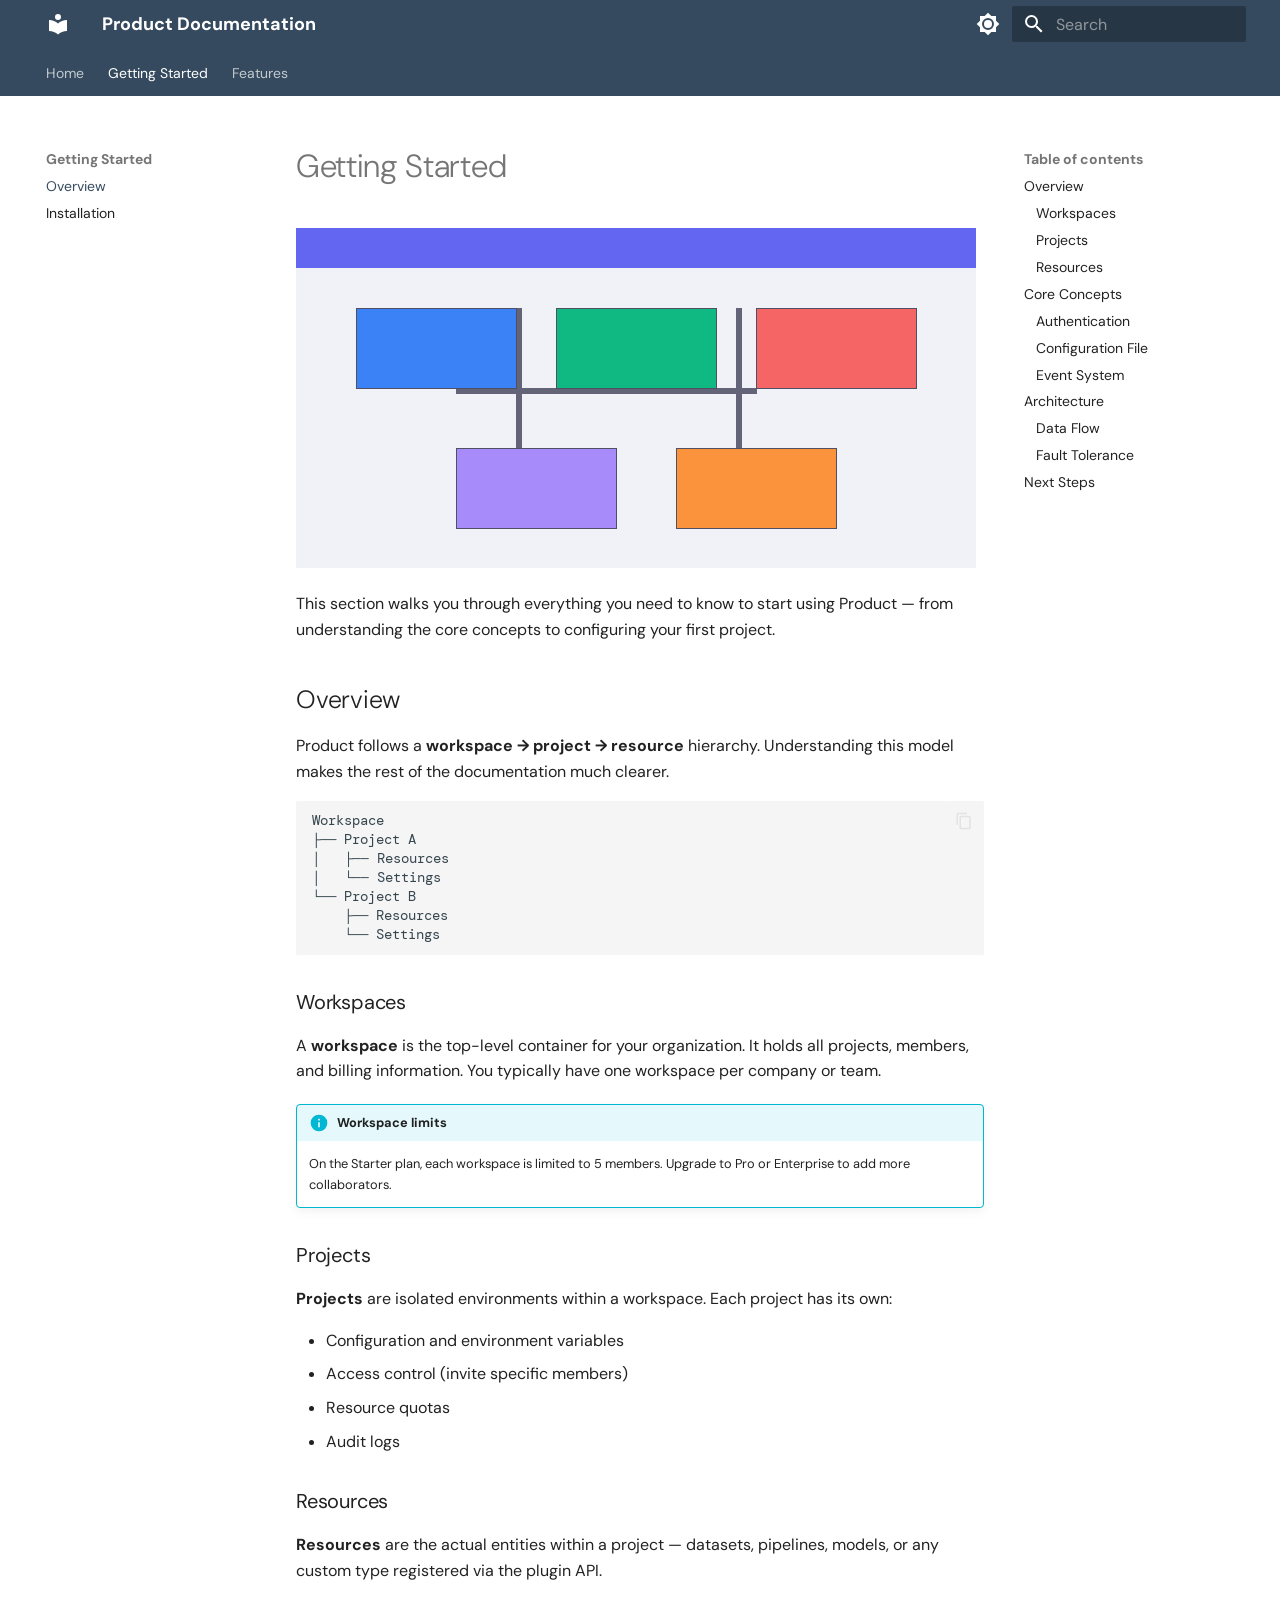
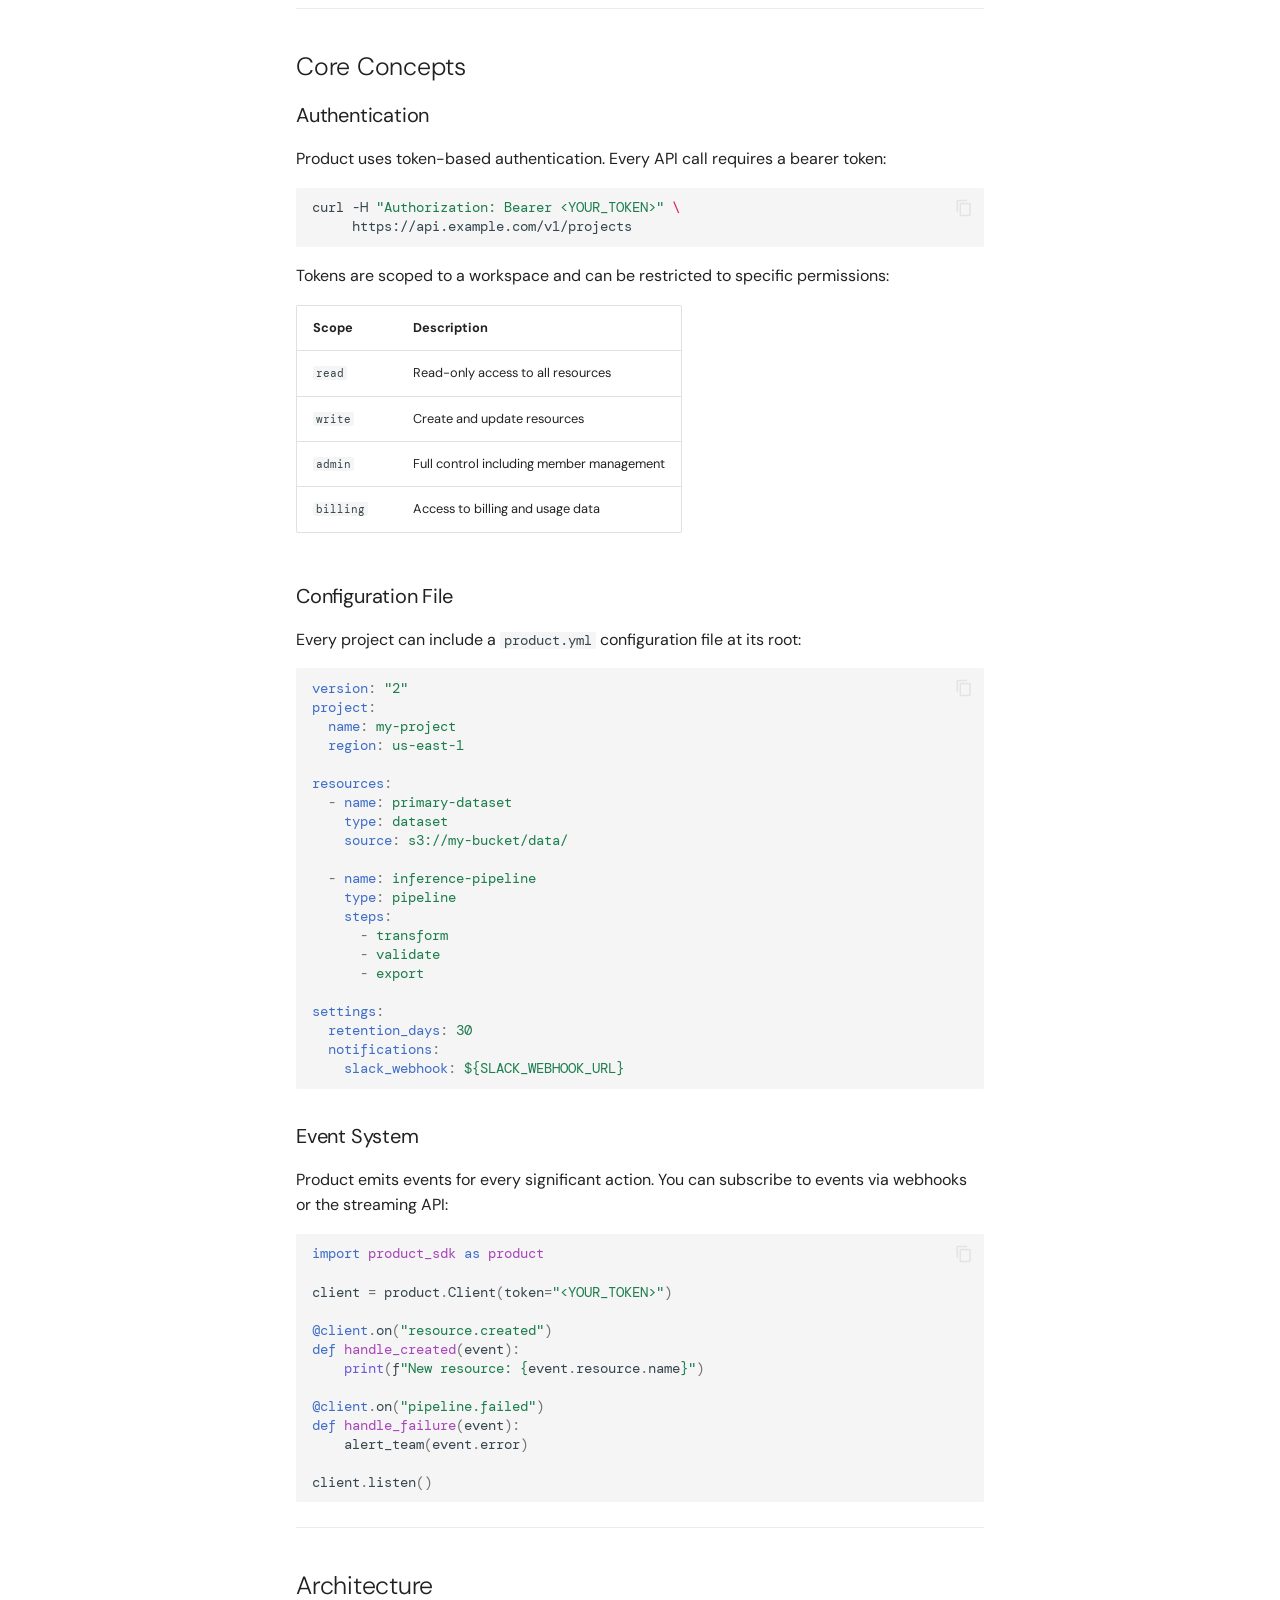
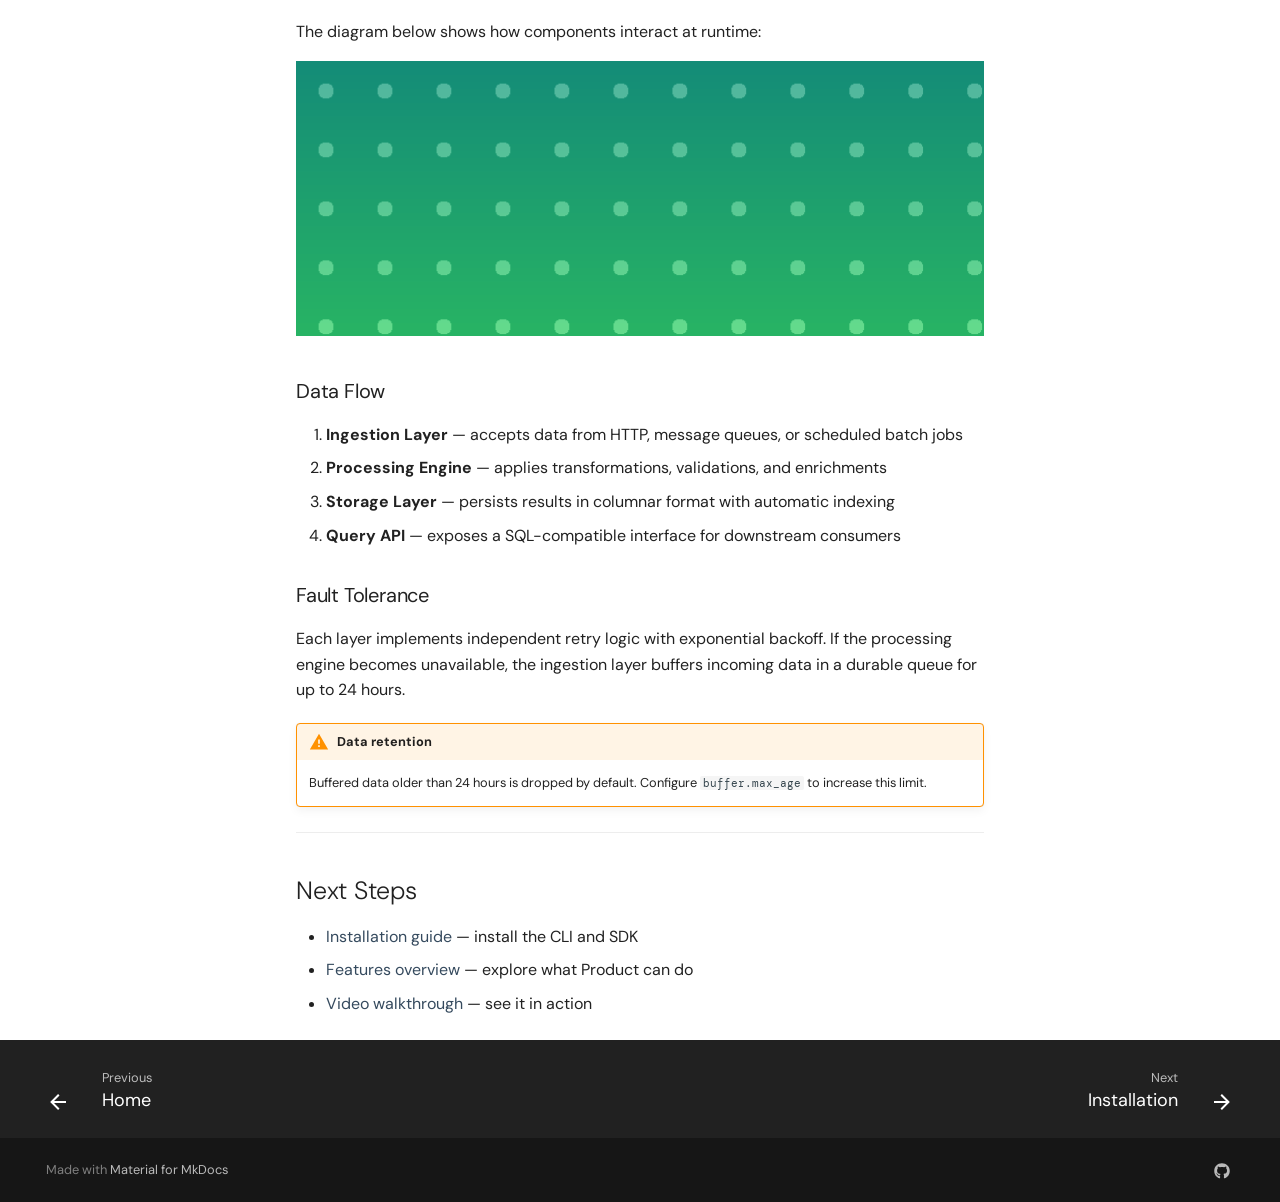
<file: getting-started/index.html>
<!doctype html>
<html lang="en" class="no-js">
  <head>
    
      <meta charset="utf-8">
      <meta name="viewport" content="width=device-width,initial-scale=1">
      
        <meta name="description" content="A complete example of Material for MkDocs with rich content and PDF export">
      
      
        <meta name="author" content="Your Name">
      
      
        <link rel="canonical" href="https://sweelemk.github.io/mkdocs-test/getting-started/">
      
      
        <link rel="prev" href="..">
      
      
        <link rel="next" href="installation/">
      
      
        
      
      
      <link rel="icon" href="../assets/images/favicon.png">
      <meta name="generator" content="mkdocs-1.6.1, mkdocs-material-9.7.6">
    
    
      
        <title>Overview - Product Documentation</title>
      
    
    
      <link rel="stylesheet" href="../assets/stylesheets/main.484c7ddc.min.css">
      
        
        <link rel="stylesheet" href="../assets/stylesheets/palette.ab4e12ef.min.css">
      
      


    
    
      
    
    
      
        
        
        <link rel="preconnect" href="https://fonts.gstatic.com" crossorigin>
        <link rel="stylesheet" href="https://fonts.googleapis.com/css?family=DM+Sans:300,300i,400,400i,700,700i%7CDM+Mono:400,400i,700,700i&display=fallback">
        <style>:root{--md-text-font:"DM Sans";--md-code-font:"DM Mono"}</style>
      
    
    
      <link rel="stylesheet" href="../stylesheets/extra.css">
    
    <script>__md_scope=new URL("..",location),__md_hash=e=>[...e].reduce(((e,_)=>(e<<5)-e+_.charCodeAt(0)),0),__md_get=(e,_=localStorage,t=__md_scope)=>JSON.parse(_.getItem(t.pathname+"."+e)),__md_set=(e,_,t=localStorage,a=__md_scope)=>{try{t.setItem(a.pathname+"."+e,JSON.stringify(_))}catch(e){}}</script>
    
      

    
    
  </head>
  
  
    
    
      
    
    
    
    
    <body dir="ltr" data-md-color-scheme="default" data-md-color-primary="custom" data-md-color-accent="custom">
  
    
    <input class="md-toggle" data-md-toggle="drawer" type="checkbox" id="__drawer" autocomplete="off">
    <input class="md-toggle" data-md-toggle="search" type="checkbox" id="__search" autocomplete="off">
    <label class="md-overlay" for="__drawer"></label>
    <div data-md-component="skip">
      
        
        <a href="#getting-started" class="md-skip">
          Skip to content
        </a>
      
    </div>
    <div data-md-component="announce">
      
    </div>
    
    
      

<header class="md-header" data-md-component="header">
  <nav class="md-header__inner md-grid" aria-label="Header">
    <a href=".." title="Product Documentation" class="md-header__button md-logo" aria-label="Product Documentation" data-md-component="logo">
      
  
  <svg xmlns="http://www.w3.org/2000/svg" viewBox="0 0 24 24"><path d="M12 8a3 3 0 0 0 3-3 3 3 0 0 0-3-3 3 3 0 0 0-3 3 3 3 0 0 0 3 3m0 3.54C9.64 9.35 6.5 8 3 8v11c3.5 0 6.64 1.35 9 3.54 2.36-2.19 5.5-3.54 9-3.54V8c-3.5 0-6.64 1.35-9 3.54"/></svg>

    </a>
    <label class="md-header__button md-icon" for="__drawer">
      
      <svg xmlns="http://www.w3.org/2000/svg" viewBox="0 0 24 24"><path d="M3 6h18v2H3zm0 5h18v2H3zm0 5h18v2H3z"/></svg>
    </label>
    <div class="md-header__title" data-md-component="header-title">
      <div class="md-header__ellipsis">
        <div class="md-header__topic">
          <span class="md-ellipsis">
            Product Documentation
          </span>
        </div>
        <div class="md-header__topic" data-md-component="header-topic">
          <span class="md-ellipsis">
            
              Overview
            
          </span>
        </div>
      </div>
    </div>
    
      
        <form class="md-header__option" data-md-component="palette">
  
    
    
    
    <input class="md-option" data-md-color-media="" data-md-color-scheme="default" data-md-color-primary="custom" data-md-color-accent="custom"  aria-label="Switch to dark mode"  type="radio" name="__palette" id="__palette_0">
    
      <label class="md-header__button md-icon" title="Switch to dark mode" for="__palette_1" hidden>
        <svg xmlns="http://www.w3.org/2000/svg" viewBox="0 0 24 24"><path d="M12 8a4 4 0 0 0-4 4 4 4 0 0 0 4 4 4 4 0 0 0 4-4 4 4 0 0 0-4-4m0 10a6 6 0 0 1-6-6 6 6 0 0 1 6-6 6 6 0 0 1 6 6 6 6 0 0 1-6 6m8-9.31V4h-4.69L12 .69 8.69 4H4v4.69L.69 12 4 15.31V20h4.69L12 23.31 15.31 20H20v-4.69L23.31 12z"/></svg>
      </label>
    
  
    
    
    
    <input class="md-option" data-md-color-media="" data-md-color-scheme="slate" data-md-color-primary="custom" data-md-color-accent="custom"  aria-label="Switch to light mode"  type="radio" name="__palette" id="__palette_1">
    
      <label class="md-header__button md-icon" title="Switch to light mode" for="__palette_0" hidden>
        <svg xmlns="http://www.w3.org/2000/svg" viewBox="0 0 24 24"><path d="M12 18c-.89 0-1.74-.2-2.5-.55C11.56 16.5 13 14.42 13 12s-1.44-4.5-3.5-5.45C10.26 6.2 11.11 6 12 6a6 6 0 0 1 6 6 6 6 0 0 1-6 6m8-9.31V4h-4.69L12 .69 8.69 4H4v4.69L.69 12 4 15.31V20h4.69L12 23.31 15.31 20H20v-4.69L23.31 12z"/></svg>
      </label>
    
  
</form>
      
    
    
      <script>var palette=__md_get("__palette");if(palette&&palette.color){if("(prefers-color-scheme)"===palette.color.media){var media=matchMedia("(prefers-color-scheme: light)"),input=document.querySelector(media.matches?"[data-md-color-media='(prefers-color-scheme: light)']":"[data-md-color-media='(prefers-color-scheme: dark)']");palette.color.media=input.getAttribute("data-md-color-media"),palette.color.scheme=input.getAttribute("data-md-color-scheme"),palette.color.primary=input.getAttribute("data-md-color-primary"),palette.color.accent=input.getAttribute("data-md-color-accent")}for(var[key,value]of Object.entries(palette.color))document.body.setAttribute("data-md-color-"+key,value)}</script>
    
    
    
      
      
        <label class="md-header__button md-icon" for="__search">
          
          <svg xmlns="http://www.w3.org/2000/svg" viewBox="0 0 24 24"><path d="M9.5 3A6.5 6.5 0 0 1 16 9.5c0 1.61-.59 3.09-1.56 4.23l.27.27h.79l5 5-1.5 1.5-5-5v-.79l-.27-.27A6.52 6.52 0 0 1 9.5 16 6.5 6.5 0 0 1 3 9.5 6.5 6.5 0 0 1 9.5 3m0 2C7 5 5 7 5 9.5S7 14 9.5 14 14 12 14 9.5 12 5 9.5 5"/></svg>
        </label>
        <div class="md-search" data-md-component="search" role="dialog">
  <label class="md-search__overlay" for="__search"></label>
  <div class="md-search__inner" role="search">
    <form class="md-search__form" name="search">
      <input type="text" class="md-search__input" name="query" aria-label="Search" placeholder="Search" autocapitalize="off" autocorrect="off" autocomplete="off" spellcheck="false" data-md-component="search-query" required>
      <label class="md-search__icon md-icon" for="__search">
        
        <svg xmlns="http://www.w3.org/2000/svg" viewBox="0 0 24 24"><path d="M9.5 3A6.5 6.5 0 0 1 16 9.5c0 1.61-.59 3.09-1.56 4.23l.27.27h.79l5 5-1.5 1.5-5-5v-.79l-.27-.27A6.52 6.52 0 0 1 9.5 16 6.5 6.5 0 0 1 3 9.5 6.5 6.5 0 0 1 9.5 3m0 2C7 5 5 7 5 9.5S7 14 9.5 14 14 12 14 9.5 12 5 9.5 5"/></svg>
        
        <svg xmlns="http://www.w3.org/2000/svg" viewBox="0 0 24 24"><path d="M20 11v2H8l5.5 5.5-1.42 1.42L4.16 12l7.92-7.92L13.5 5.5 8 11z"/></svg>
      </label>
      <nav class="md-search__options" aria-label="Search">
        
        <button type="reset" class="md-search__icon md-icon" title="Clear" aria-label="Clear" tabindex="-1">
          
          <svg xmlns="http://www.w3.org/2000/svg" viewBox="0 0 24 24"><path d="M19 6.41 17.59 5 12 10.59 6.41 5 5 6.41 10.59 12 5 17.59 6.41 19 12 13.41 17.59 19 19 17.59 13.41 12z"/></svg>
        </button>
      </nav>
      
        <div class="md-search__suggest" data-md-component="search-suggest"></div>
      
    </form>
    <div class="md-search__output">
      <div class="md-search__scrollwrap" tabindex="0" data-md-scrollfix>
        <div class="md-search-result" data-md-component="search-result">
          <div class="md-search-result__meta">
            Initializing search
          </div>
          <ol class="md-search-result__list" role="presentation"></ol>
        </div>
      </div>
    </div>
  </div>
</div>
      
    
    
  </nav>
  
</header>
    
    <div class="md-container" data-md-component="container">
      
      
        
          
            
<nav class="md-tabs" aria-label="Tabs" data-md-component="tabs">
  <div class="md-grid">
    <ul class="md-tabs__list">
      
        
  
  
  
  
    <li class="md-tabs__item">
      <a href=".." class="md-tabs__link">
        
  
  
    
  
  Home

      </a>
    </li>
  

      
        
  
  
  
    
  
  
    
    
      <li class="md-tabs__item md-tabs__item--active">
        <a href="./" class="md-tabs__link">
          
  
  
  Getting Started

        </a>
      </li>
    
  

      
        
  
  
  
  
    
    
      <li class="md-tabs__item">
        <a href="../features/" class="md-tabs__link">
          
  
  
  Features

        </a>
      </li>
    
  

      
    </ul>
  </div>
</nav>
          
        
      
      <main class="md-main" data-md-component="main">
        <div class="md-main__inner md-grid">
          
            
              
              <div class="md-sidebar md-sidebar--primary" data-md-component="sidebar" data-md-type="navigation" >
                <div class="md-sidebar__scrollwrap">
                  <div class="md-sidebar__inner">
                    


  


<nav class="md-nav md-nav--primary md-nav--lifted" aria-label="Navigation" data-md-level="0">
  <label class="md-nav__title" for="__drawer">
    <a href=".." title="Product Documentation" class="md-nav__button md-logo" aria-label="Product Documentation" data-md-component="logo">
      
  
  <svg xmlns="http://www.w3.org/2000/svg" viewBox="0 0 24 24"><path d="M12 8a3 3 0 0 0 3-3 3 3 0 0 0-3-3 3 3 0 0 0-3 3 3 3 0 0 0 3 3m0 3.54C9.64 9.35 6.5 8 3 8v11c3.5 0 6.64 1.35 9 3.54 2.36-2.19 5.5-3.54 9-3.54V8c-3.5 0-6.64 1.35-9 3.54"/></svg>

    </a>
    Product Documentation
  </label>
  
  <ul class="md-nav__list" data-md-scrollfix>
    
      
      
  
  
  
  
    <li class="md-nav__item">
      <a href=".." class="md-nav__link">
        
  
  
  <span class="md-ellipsis">
    
  
    Home
  

    
  </span>
  
  

      </a>
    </li>
  

    
      
      
  
  
    
  
  
  
    
    
    
    
      
        
        
      
      
        
      
    
    
    <li class="md-nav__item md-nav__item--active md-nav__item--section md-nav__item--nested">
      
        
        
        <input class="md-nav__toggle md-toggle " type="checkbox" id="__nav_2" checked>
        
          
          <label class="md-nav__link" for="__nav_2" id="__nav_2_label" tabindex="">
            
  
  
  <span class="md-ellipsis">
    
  
    Getting Started
  

    
  </span>
  
  

            <span class="md-nav__icon md-icon"></span>
          </label>
        
        <nav class="md-nav" data-md-level="1" aria-labelledby="__nav_2_label" aria-expanded="true">
          <label class="md-nav__title" for="__nav_2">
            <span class="md-nav__icon md-icon"></span>
            
  
    Getting Started
  

          </label>
          <ul class="md-nav__list" data-md-scrollfix>
            
              
                
  
  
    
  
  
  
    <li class="md-nav__item md-nav__item--active">
      
      <input class="md-nav__toggle md-toggle" type="checkbox" id="__toc">
      
      
        
      
      
        <label class="md-nav__link md-nav__link--active" for="__toc">
          
  
  
  <span class="md-ellipsis">
    
  
    Overview
  

    
  </span>
  
  

          <span class="md-nav__icon md-icon"></span>
        </label>
      
      <a href="./" class="md-nav__link md-nav__link--active">
        
  
  
  <span class="md-ellipsis">
    
  
    Overview
  

    
  </span>
  
  

      </a>
      
        

<nav class="md-nav md-nav--secondary" aria-label="Table of contents">
  
  
  
    
  
  
    <label class="md-nav__title" for="__toc">
      <span class="md-nav__icon md-icon"></span>
      Table of contents
    </label>
    <ul class="md-nav__list" data-md-component="toc" data-md-scrollfix>
      
        <li class="md-nav__item">
  <a href="#overview" class="md-nav__link">
    <span class="md-ellipsis">
      
        Overview
      
    </span>
  </a>
  
    <nav class="md-nav" aria-label="Overview">
      <ul class="md-nav__list">
        
          <li class="md-nav__item">
  <a href="#workspaces" class="md-nav__link">
    <span class="md-ellipsis">
      
        Workspaces
      
    </span>
  </a>
  
</li>
        
          <li class="md-nav__item">
  <a href="#projects" class="md-nav__link">
    <span class="md-ellipsis">
      
        Projects
      
    </span>
  </a>
  
</li>
        
          <li class="md-nav__item">
  <a href="#resources" class="md-nav__link">
    <span class="md-ellipsis">
      
        Resources
      
    </span>
  </a>
  
</li>
        
      </ul>
    </nav>
  
</li>
      
        <li class="md-nav__item">
  <a href="#core-concepts" class="md-nav__link">
    <span class="md-ellipsis">
      
        Core Concepts
      
    </span>
  </a>
  
    <nav class="md-nav" aria-label="Core Concepts">
      <ul class="md-nav__list">
        
          <li class="md-nav__item">
  <a href="#authentication" class="md-nav__link">
    <span class="md-ellipsis">
      
        Authentication
      
    </span>
  </a>
  
</li>
        
          <li class="md-nav__item">
  <a href="#configuration-file" class="md-nav__link">
    <span class="md-ellipsis">
      
        Configuration File
      
    </span>
  </a>
  
</li>
        
          <li class="md-nav__item">
  <a href="#event-system" class="md-nav__link">
    <span class="md-ellipsis">
      
        Event System
      
    </span>
  </a>
  
</li>
        
      </ul>
    </nav>
  
</li>
      
        <li class="md-nav__item">
  <a href="#architecture" class="md-nav__link">
    <span class="md-ellipsis">
      
        Architecture
      
    </span>
  </a>
  
    <nav class="md-nav" aria-label="Architecture">
      <ul class="md-nav__list">
        
          <li class="md-nav__item">
  <a href="#data-flow" class="md-nav__link">
    <span class="md-ellipsis">
      
        Data Flow
      
    </span>
  </a>
  
</li>
        
          <li class="md-nav__item">
  <a href="#fault-tolerance" class="md-nav__link">
    <span class="md-ellipsis">
      
        Fault Tolerance
      
    </span>
  </a>
  
</li>
        
      </ul>
    </nav>
  
</li>
      
        <li class="md-nav__item">
  <a href="#next-steps" class="md-nav__link">
    <span class="md-ellipsis">
      
        Next Steps
      
    </span>
  </a>
  
</li>
      
    </ul>
  
</nav>
      
    </li>
  

              
            
              
                
  
  
  
  
    <li class="md-nav__item">
      <a href="installation/" class="md-nav__link">
        
  
  
  <span class="md-ellipsis">
    
  
    Installation
  

    
  </span>
  
  

      </a>
    </li>
  

              
            
          </ul>
        </nav>
      
    </li>
  

    
      
      
  
  
  
  
    
    
    
    
      
      
        
      
    
    
    <li class="md-nav__item md-nav__item--nested">
      
        
        
          
        
        <input class="md-nav__toggle md-toggle md-toggle--indeterminate" type="checkbox" id="__nav_3" >
        
          
          <label class="md-nav__link" for="__nav_3" id="__nav_3_label" tabindex="0">
            
  
  
  <span class="md-ellipsis">
    
  
    Features
  

    
  </span>
  
  

            <span class="md-nav__icon md-icon"></span>
          </label>
        
        <nav class="md-nav" data-md-level="1" aria-labelledby="__nav_3_label" aria-expanded="false">
          <label class="md-nav__title" for="__nav_3">
            <span class="md-nav__icon md-icon"></span>
            
  
    Features
  

          </label>
          <ul class="md-nav__list" data-md-scrollfix>
            
              
                
  
  
  
  
    <li class="md-nav__item">
      <a href="../features/" class="md-nav__link">
        
  
  
  <span class="md-ellipsis">
    
  
    Overview
  

    
  </span>
  
  

      </a>
    </li>
  

              
            
              
                
  
  
  
  
    <li class="md-nav__item">
      <a href="../features/video-demo/" class="md-nav__link">
        
  
  
  <span class="md-ellipsis">
    
  
    Video Demo
  

    
  </span>
  
  

      </a>
    </li>
  

              
            
          </ul>
        </nav>
      
    </li>
  

    
  </ul>
</nav>
                  </div>
                </div>
              </div>
            
            
              
              <div class="md-sidebar md-sidebar--secondary" data-md-component="sidebar" data-md-type="toc" >
                <div class="md-sidebar__scrollwrap">
                  <div class="md-sidebar__inner">
                    

<nav class="md-nav md-nav--secondary" aria-label="Table of contents">
  
  
  
    
  
  
    <label class="md-nav__title" for="__toc">
      <span class="md-nav__icon md-icon"></span>
      Table of contents
    </label>
    <ul class="md-nav__list" data-md-component="toc" data-md-scrollfix>
      
        <li class="md-nav__item">
  <a href="#overview" class="md-nav__link">
    <span class="md-ellipsis">
      
        Overview
      
    </span>
  </a>
  
    <nav class="md-nav" aria-label="Overview">
      <ul class="md-nav__list">
        
          <li class="md-nav__item">
  <a href="#workspaces" class="md-nav__link">
    <span class="md-ellipsis">
      
        Workspaces
      
    </span>
  </a>
  
</li>
        
          <li class="md-nav__item">
  <a href="#projects" class="md-nav__link">
    <span class="md-ellipsis">
      
        Projects
      
    </span>
  </a>
  
</li>
        
          <li class="md-nav__item">
  <a href="#resources" class="md-nav__link">
    <span class="md-ellipsis">
      
        Resources
      
    </span>
  </a>
  
</li>
        
      </ul>
    </nav>
  
</li>
      
        <li class="md-nav__item">
  <a href="#core-concepts" class="md-nav__link">
    <span class="md-ellipsis">
      
        Core Concepts
      
    </span>
  </a>
  
    <nav class="md-nav" aria-label="Core Concepts">
      <ul class="md-nav__list">
        
          <li class="md-nav__item">
  <a href="#authentication" class="md-nav__link">
    <span class="md-ellipsis">
      
        Authentication
      
    </span>
  </a>
  
</li>
        
          <li class="md-nav__item">
  <a href="#configuration-file" class="md-nav__link">
    <span class="md-ellipsis">
      
        Configuration File
      
    </span>
  </a>
  
</li>
        
          <li class="md-nav__item">
  <a href="#event-system" class="md-nav__link">
    <span class="md-ellipsis">
      
        Event System
      
    </span>
  </a>
  
</li>
        
      </ul>
    </nav>
  
</li>
      
        <li class="md-nav__item">
  <a href="#architecture" class="md-nav__link">
    <span class="md-ellipsis">
      
        Architecture
      
    </span>
  </a>
  
    <nav class="md-nav" aria-label="Architecture">
      <ul class="md-nav__list">
        
          <li class="md-nav__item">
  <a href="#data-flow" class="md-nav__link">
    <span class="md-ellipsis">
      
        Data Flow
      
    </span>
  </a>
  
</li>
        
          <li class="md-nav__item">
  <a href="#fault-tolerance" class="md-nav__link">
    <span class="md-ellipsis">
      
        Fault Tolerance
      
    </span>
  </a>
  
</li>
        
      </ul>
    </nav>
  
</li>
      
        <li class="md-nav__item">
  <a href="#next-steps" class="md-nav__link">
    <span class="md-ellipsis">
      
        Next Steps
      
    </span>
  </a>
  
</li>
      
    </ul>
  
</nav>
                  </div>
                </div>
              </div>
            
          
          
            <div class="md-content" data-md-component="content">
              
              <article class="md-content__inner md-typeset">
                
                  



<h1 id="getting-started">Getting Started</h1>
<p><img alt="Architecture Overview" src="../assets/images/architecture.png" /></p>
<p>This section walks you through everything you need to know to start using Product — from understanding the core concepts to configuring your first project.</p>
<h2 id="overview">Overview</h2>
<p>Product follows a <strong>workspace → project → resource</strong> hierarchy. Understanding this model makes the rest of the documentation much clearer.</p>
<div class="language-text highlight"><pre><span></span><code><span id="__span-0-1"><a id="__codelineno-0-1" name="__codelineno-0-1" href="#__codelineno-0-1"></a>Workspace
</span><span id="__span-0-2"><a id="__codelineno-0-2" name="__codelineno-0-2" href="#__codelineno-0-2"></a>├── Project A
</span><span id="__span-0-3"><a id="__codelineno-0-3" name="__codelineno-0-3" href="#__codelineno-0-3"></a>│   ├── Resources
</span><span id="__span-0-4"><a id="__codelineno-0-4" name="__codelineno-0-4" href="#__codelineno-0-4"></a>│   └── Settings
</span><span id="__span-0-5"><a id="__codelineno-0-5" name="__codelineno-0-5" href="#__codelineno-0-5"></a>└── Project B
</span><span id="__span-0-6"><a id="__codelineno-0-6" name="__codelineno-0-6" href="#__codelineno-0-6"></a>    ├── Resources
</span><span id="__span-0-7"><a id="__codelineno-0-7" name="__codelineno-0-7" href="#__codelineno-0-7"></a>    └── Settings
</span></code></pre></div>
<h3 id="workspaces">Workspaces</h3>
<p>A <strong>workspace</strong> is the top-level container for your organization. It holds all projects, members, and billing information. You typically have one workspace per company or team.</p>
<div class="admonition info">
<p class="admonition-title">Workspace limits</p>
<p>On the Starter plan, each workspace is limited to 5 members. Upgrade to Pro or Enterprise to add more collaborators.</p>
</div>
<h3 id="projects">Projects</h3>
<p><strong>Projects</strong> are isolated environments within a workspace. Each project has its own:</p>
<ul>
<li>Configuration and environment variables</li>
<li>Access control (invite specific members)</li>
<li>Resource quotas</li>
<li>Audit logs</li>
</ul>
<h3 id="resources">Resources</h3>
<p><strong>Resources</strong> are the actual entities within a project — datasets, pipelines, models, or any custom type registered via the plugin API.</p>
<hr />
<h2 id="core-concepts">Core Concepts</h2>
<h3 id="authentication">Authentication</h3>
<p>Product uses token-based authentication. Every API call requires a bearer token:</p>
<div class="language-bash highlight"><pre><span></span><code><span id="__span-1-1"><a id="__codelineno-1-1" name="__codelineno-1-1" href="#__codelineno-1-1"></a>curl<span class="w"> </span>-H<span class="w"> </span><span class="s2">&quot;Authorization: Bearer &lt;YOUR_TOKEN&gt;&quot;</span><span class="w"> </span><span class="se">\</span>
</span><span id="__span-1-2"><a id="__codelineno-1-2" name="__codelineno-1-2" href="#__codelineno-1-2"></a><span class="w">     </span>https://api.example.com/v1/projects
</span></code></pre></div>
<p>Tokens are scoped to a workspace and can be restricted to specific permissions:</p>
<table>
<thead>
<tr>
<th>Scope</th>
<th>Description</th>
</tr>
</thead>
<tbody>
<tr>
<td><code>read</code></td>
<td>Read-only access to all resources</td>
</tr>
<tr>
<td><code>write</code></td>
<td>Create and update resources</td>
</tr>
<tr>
<td><code>admin</code></td>
<td>Full control including member management</td>
</tr>
<tr>
<td><code>billing</code></td>
<td>Access to billing and usage data</td>
</tr>
</tbody>
</table>
<h3 id="configuration-file">Configuration File</h3>
<p>Every project can include a <code>product.yml</code> configuration file at its root:</p>
<div class="language-yaml highlight"><pre><span></span><code><span id="__span-2-1"><a id="__codelineno-2-1" name="__codelineno-2-1" href="#__codelineno-2-1"></a><span class="nt">version</span><span class="p">:</span><span class="w"> </span><span class="s">&quot;2&quot;</span>
</span><span id="__span-2-2"><a id="__codelineno-2-2" name="__codelineno-2-2" href="#__codelineno-2-2"></a><span class="nt">project</span><span class="p">:</span>
</span><span id="__span-2-3"><a id="__codelineno-2-3" name="__codelineno-2-3" href="#__codelineno-2-3"></a><span class="w">  </span><span class="nt">name</span><span class="p">:</span><span class="w"> </span><span class="l l-Scalar l-Scalar-Plain">my-project</span>
</span><span id="__span-2-4"><a id="__codelineno-2-4" name="__codelineno-2-4" href="#__codelineno-2-4"></a><span class="w">  </span><span class="nt">region</span><span class="p">:</span><span class="w"> </span><span class="l l-Scalar l-Scalar-Plain">us-east-1</span>
</span><span id="__span-2-5"><a id="__codelineno-2-5" name="__codelineno-2-5" href="#__codelineno-2-5"></a>
</span><span id="__span-2-6"><a id="__codelineno-2-6" name="__codelineno-2-6" href="#__codelineno-2-6"></a><span class="nt">resources</span><span class="p">:</span>
</span><span id="__span-2-7"><a id="__codelineno-2-7" name="__codelineno-2-7" href="#__codelineno-2-7"></a><span class="w">  </span><span class="p p-Indicator">-</span><span class="w"> </span><span class="nt">name</span><span class="p">:</span><span class="w"> </span><span class="l l-Scalar l-Scalar-Plain">primary-dataset</span>
</span><span id="__span-2-8"><a id="__codelineno-2-8" name="__codelineno-2-8" href="#__codelineno-2-8"></a><span class="w">    </span><span class="nt">type</span><span class="p">:</span><span class="w"> </span><span class="l l-Scalar l-Scalar-Plain">dataset</span>
</span><span id="__span-2-9"><a id="__codelineno-2-9" name="__codelineno-2-9" href="#__codelineno-2-9"></a><span class="w">    </span><span class="nt">source</span><span class="p">:</span><span class="w"> </span><span class="l l-Scalar l-Scalar-Plain">s3://my-bucket/data/</span>
</span><span id="__span-2-10"><a id="__codelineno-2-10" name="__codelineno-2-10" href="#__codelineno-2-10"></a>
</span><span id="__span-2-11"><a id="__codelineno-2-11" name="__codelineno-2-11" href="#__codelineno-2-11"></a><span class="w">  </span><span class="p p-Indicator">-</span><span class="w"> </span><span class="nt">name</span><span class="p">:</span><span class="w"> </span><span class="l l-Scalar l-Scalar-Plain">inference-pipeline</span>
</span><span id="__span-2-12"><a id="__codelineno-2-12" name="__codelineno-2-12" href="#__codelineno-2-12"></a><span class="w">    </span><span class="nt">type</span><span class="p">:</span><span class="w"> </span><span class="l l-Scalar l-Scalar-Plain">pipeline</span>
</span><span id="__span-2-13"><a id="__codelineno-2-13" name="__codelineno-2-13" href="#__codelineno-2-13"></a><span class="w">    </span><span class="nt">steps</span><span class="p">:</span>
</span><span id="__span-2-14"><a id="__codelineno-2-14" name="__codelineno-2-14" href="#__codelineno-2-14"></a><span class="w">      </span><span class="p p-Indicator">-</span><span class="w"> </span><span class="l l-Scalar l-Scalar-Plain">transform</span>
</span><span id="__span-2-15"><a id="__codelineno-2-15" name="__codelineno-2-15" href="#__codelineno-2-15"></a><span class="w">      </span><span class="p p-Indicator">-</span><span class="w"> </span><span class="l l-Scalar l-Scalar-Plain">validate</span>
</span><span id="__span-2-16"><a id="__codelineno-2-16" name="__codelineno-2-16" href="#__codelineno-2-16"></a><span class="w">      </span><span class="p p-Indicator">-</span><span class="w"> </span><span class="l l-Scalar l-Scalar-Plain">export</span>
</span><span id="__span-2-17"><a id="__codelineno-2-17" name="__codelineno-2-17" href="#__codelineno-2-17"></a>
</span><span id="__span-2-18"><a id="__codelineno-2-18" name="__codelineno-2-18" href="#__codelineno-2-18"></a><span class="nt">settings</span><span class="p">:</span>
</span><span id="__span-2-19"><a id="__codelineno-2-19" name="__codelineno-2-19" href="#__codelineno-2-19"></a><span class="w">  </span><span class="nt">retention_days</span><span class="p">:</span><span class="w"> </span><span class="l l-Scalar l-Scalar-Plain">30</span>
</span><span id="__span-2-20"><a id="__codelineno-2-20" name="__codelineno-2-20" href="#__codelineno-2-20"></a><span class="w">  </span><span class="nt">notifications</span><span class="p">:</span>
</span><span id="__span-2-21"><a id="__codelineno-2-21" name="__codelineno-2-21" href="#__codelineno-2-21"></a><span class="w">    </span><span class="nt">slack_webhook</span><span class="p">:</span><span class="w"> </span><span class="l l-Scalar l-Scalar-Plain">${SLACK_WEBHOOK_URL}</span>
</span></code></pre></div>
<h3 id="event-system">Event System</h3>
<p>Product emits events for every significant action. You can subscribe to events via webhooks or the streaming API:</p>
<div class="language-python highlight"><pre><span></span><code><span id="__span-3-1"><a id="__codelineno-3-1" name="__codelineno-3-1" href="#__codelineno-3-1"></a><span class="kn">import</span><span class="w"> </span><span class="nn">product_sdk</span><span class="w"> </span><span class="k">as</span><span class="w"> </span><span class="nn">product</span>
</span><span id="__span-3-2"><a id="__codelineno-3-2" name="__codelineno-3-2" href="#__codelineno-3-2"></a>
</span><span id="__span-3-3"><a id="__codelineno-3-3" name="__codelineno-3-3" href="#__codelineno-3-3"></a><span class="n">client</span> <span class="o">=</span> <span class="n">product</span><span class="o">.</span><span class="n">Client</span><span class="p">(</span><span class="n">token</span><span class="o">=</span><span class="s2">&quot;&lt;YOUR_TOKEN&gt;&quot;</span><span class="p">)</span>
</span><span id="__span-3-4"><a id="__codelineno-3-4" name="__codelineno-3-4" href="#__codelineno-3-4"></a>
</span><span id="__span-3-5"><a id="__codelineno-3-5" name="__codelineno-3-5" href="#__codelineno-3-5"></a><span class="nd">@client</span><span class="o">.</span><span class="n">on</span><span class="p">(</span><span class="s2">&quot;resource.created&quot;</span><span class="p">)</span>
</span><span id="__span-3-6"><a id="__codelineno-3-6" name="__codelineno-3-6" href="#__codelineno-3-6"></a><span class="k">def</span><span class="w"> </span><span class="nf">handle_created</span><span class="p">(</span><span class="n">event</span><span class="p">):</span>
</span><span id="__span-3-7"><a id="__codelineno-3-7" name="__codelineno-3-7" href="#__codelineno-3-7"></a>    <span class="nb">print</span><span class="p">(</span><span class="sa">f</span><span class="s2">&quot;New resource: </span><span class="si">{</span><span class="n">event</span><span class="o">.</span><span class="n">resource</span><span class="o">.</span><span class="n">name</span><span class="si">}</span><span class="s2">&quot;</span><span class="p">)</span>
</span><span id="__span-3-8"><a id="__codelineno-3-8" name="__codelineno-3-8" href="#__codelineno-3-8"></a>
</span><span id="__span-3-9"><a id="__codelineno-3-9" name="__codelineno-3-9" href="#__codelineno-3-9"></a><span class="nd">@client</span><span class="o">.</span><span class="n">on</span><span class="p">(</span><span class="s2">&quot;pipeline.failed&quot;</span><span class="p">)</span>
</span><span id="__span-3-10"><a id="__codelineno-3-10" name="__codelineno-3-10" href="#__codelineno-3-10"></a><span class="k">def</span><span class="w"> </span><span class="nf">handle_failure</span><span class="p">(</span><span class="n">event</span><span class="p">):</span>
</span><span id="__span-3-11"><a id="__codelineno-3-11" name="__codelineno-3-11" href="#__codelineno-3-11"></a>    <span class="n">alert_team</span><span class="p">(</span><span class="n">event</span><span class="o">.</span><span class="n">error</span><span class="p">)</span>
</span><span id="__span-3-12"><a id="__codelineno-3-12" name="__codelineno-3-12" href="#__codelineno-3-12"></a>
</span><span id="__span-3-13"><a id="__codelineno-3-13" name="__codelineno-3-13" href="#__codelineno-3-13"></a><span class="n">client</span><span class="o">.</span><span class="n">listen</span><span class="p">()</span>
</span></code></pre></div>
<hr />
<h2 id="architecture">Architecture</h2>
<p>The diagram below shows how components interact at runtime:</p>
<p><img alt="Feature Illustration" src="../assets/images/feature.png" /></p>
<h3 id="data-flow">Data Flow</h3>
<ol>
<li><strong>Ingestion Layer</strong> — accepts data from HTTP, message queues, or scheduled batch jobs</li>
<li><strong>Processing Engine</strong> — applies transformations, validations, and enrichments</li>
<li><strong>Storage Layer</strong> — persists results in columnar format with automatic indexing</li>
<li><strong>Query API</strong> — exposes a SQL-compatible interface for downstream consumers</li>
</ol>
<h3 id="fault-tolerance">Fault Tolerance</h3>
<p>Each layer implements independent retry logic with exponential backoff. If the processing engine becomes unavailable, the ingestion layer buffers incoming data in a durable queue for up to 24 hours.</p>
<div class="admonition warning">
<p class="admonition-title">Data retention</p>
<p>Buffered data older than 24 hours is dropped by default. Configure <code>buffer.max_age</code> to increase this limit.</p>
</div>
<hr />
<h2 id="next-steps">Next Steps</h2>
<ul>
<li><a href="installation/">Installation guide</a> — install the CLI and SDK</li>
<li><a href="../features/">Features overview</a> — explore what Product can do</li>
<li><a href="../features/video-demo/">Video walkthrough</a> — see it in action</li>
</ul>












                
              </article>
            </div>
          
          
  <script>var tabs=__md_get("__tabs");if(Array.isArray(tabs))e:for(var set of document.querySelectorAll(".tabbed-set")){var labels=set.querySelector(".tabbed-labels");for(var tab of tabs)for(var label of labels.getElementsByTagName("label"))if(label.innerText.trim()===tab){var input=document.getElementById(label.htmlFor);input.checked=!0;continue e}}</script>

<script>var target=document.getElementById(location.hash.slice(1));target&&target.name&&(target.checked=target.name.startsWith("__tabbed_"))</script>
        </div>
        
          <button type="button" class="md-top md-icon" data-md-component="top" hidden>
  
  <svg xmlns="http://www.w3.org/2000/svg" viewBox="0 0 24 24"><path d="M13 20h-2V8l-5.5 5.5-1.42-1.42L12 4.16l7.92 7.92-1.42 1.42L13 8z"/></svg>
  Back to top
</button>
        
      </main>
      
        <footer class="md-footer">
  
    
      
      <nav class="md-footer__inner md-grid" aria-label="Footer" >
        
          
          <a href=".." class="md-footer__link md-footer__link--prev" aria-label="Previous: Home">
            <div class="md-footer__button md-icon">
              
              <svg xmlns="http://www.w3.org/2000/svg" viewBox="0 0 24 24"><path d="M20 11v2H8l5.5 5.5-1.42 1.42L4.16 12l7.92-7.92L13.5 5.5 8 11z"/></svg>
            </div>
            <div class="md-footer__title">
              <span class="md-footer__direction">
                Previous
              </span>
              <div class="md-ellipsis">
                Home
              </div>
            </div>
          </a>
        
        
          
          <a href="installation/" class="md-footer__link md-footer__link--next" aria-label="Next: Installation">
            <div class="md-footer__title">
              <span class="md-footer__direction">
                Next
              </span>
              <div class="md-ellipsis">
                Installation
              </div>
            </div>
            <div class="md-footer__button md-icon">
              
              <svg xmlns="http://www.w3.org/2000/svg" viewBox="0 0 24 24"><path d="M4 11v2h12l-5.5 5.5 1.42 1.42L19.84 12l-7.92-7.92L10.5 5.5 16 11z"/></svg>
            </div>
          </a>
        
      </nav>
    
  
  <div class="md-footer-meta md-typeset">
    <div class="md-footer-meta__inner md-grid">
      <div class="md-copyright">
  
  
    Made with
    <a href="https://squidfunk.github.io/mkdocs-material/" target="_blank" rel="noopener">
      Material for MkDocs
    </a>
  
</div>
      
        
<div class="md-social">
  
    
    
    
    
      
      
    
    <a href="https://github.com/your-org" target="_blank" rel="noopener" title="github.com" class="md-social__link">
      <svg xmlns="http://www.w3.org/2000/svg" viewBox="0 0 512 512"><!--! Font Awesome Free 7.1.0 by @fontawesome - https://fontawesome.com License - https://fontawesome.com/license/free (Icons: CC BY 4.0, Fonts: SIL OFL 1.1, Code: MIT License) Copyright 2025 Fonticons, Inc.--><path d="M173.9 397.4c0 2-2.3 3.6-5.2 3.6-3.3.3-5.6-1.3-5.6-3.6 0-2 2.3-3.6 5.2-3.6 3-.3 5.6 1.3 5.6 3.6m-31.1-4.5c-.7 2 1.3 4.3 4.3 4.9 2.6 1 5.6 0 6.2-2s-1.3-4.3-4.3-5.2c-2.6-.7-5.5.3-6.2 2.3m44.2-1.7c-2.9.7-4.9 2.6-4.6 4.9.3 2 2.9 3.3 5.9 2.6 2.9-.7 4.9-2.6 4.6-4.6-.3-1.9-3-3.2-5.9-2.9M252.8 8C114.1 8 8 113.3 8 252c0 110.9 69.8 205.8 169.5 239.2 12.8 2.3 17.3-5.6 17.3-12.1 0-6.2-.3-40.4-.3-61.4 0 0-70 15-84.7-29.8 0 0-11.4-29.1-27.8-36.6 0 0-22.9-15.7 1.6-15.4 0 0 24.9 2 38.6 25.8 21.9 38.6 58.6 27.5 72.9 20.9 2.3-16 8.8-27.1 16-33.7-55.9-6.2-112.3-14.3-112.3-110.5 0-27.5 7.6-41.3 23.6-58.9-2.6-6.5-11.1-33.3 2.6-67.9 20.9-6.5 69 27 69 27 20-5.6 41.5-8.5 62.8-8.5s42.8 2.9 62.8 8.5c0 0 48.1-33.6 69-27 13.7 34.7 5.2 61.4 2.6 67.9 16 17.7 25.8 31.5 25.8 58.9 0 96.5-58.9 104.2-114.8 110.5 9.2 7.9 17 22.9 17 46.4 0 33.7-.3 75.4-.3 83.6 0 6.5 4.6 14.4 17.3 12.1C436.2 457.8 504 362.9 504 252 504 113.3 391.5 8 252.8 8M105.2 352.9c-1.3 1-1 3.3.7 5.2 1.6 1.6 3.9 2.3 5.2 1 1.3-1 1-3.3-.7-5.2-1.6-1.6-3.9-2.3-5.2-1m-10.8-8.1c-.7 1.3.3 2.9 2.3 3.9 1.6 1 3.6.7 4.3-.7.7-1.3-.3-2.9-2.3-3.9-2-.6-3.6-.3-4.3.7m32.4 35.6c-1.6 1.3-1 4.3 1.3 6.2 2.3 2.3 5.2 2.6 6.5 1 1.3-1.3.7-4.3-1.3-6.2-2.2-2.3-5.2-2.6-6.5-1m-11.4-14.7c-1.6 1-1.6 3.6 0 5.9s4.3 3.3 5.6 2.3c1.6-1.3 1.6-3.9 0-6.2-1.4-2.3-4-3.3-5.6-2"/></svg>
    </a>
  
</div>
      
    </div>
  </div>
</footer>
      
    </div>
    <div class="md-dialog" data-md-component="dialog">
      <div class="md-dialog__inner md-typeset"></div>
    </div>
    
    
    
      
      
      <script id="__config" type="application/json">{"annotate": null, "base": "..", "features": ["navigation.tabs", "navigation.sections", "navigation.expand", "navigation.top", "navigation.footer", "search.suggest", "search.highlight", "content.tabs.link", "content.code.copy", "content.code.annotate", "toc.follow"], "search": "../assets/javascripts/workers/search.2c215733.min.js", "tags": null, "translations": {"clipboard.copied": "Copied to clipboard", "clipboard.copy": "Copy to clipboard", "search.result.more.one": "1 more on this page", "search.result.more.other": "# more on this page", "search.result.none": "No matching documents", "search.result.one": "1 matching document", "search.result.other": "# matching documents", "search.result.placeholder": "Type to start searching", "search.result.term.missing": "Missing", "select.version": "Select version"}, "version": null}</script>
    
    
      <script src="../assets/javascripts/bundle.79ae519e.min.js"></script>
      
    
  </body>
</html>
</file>
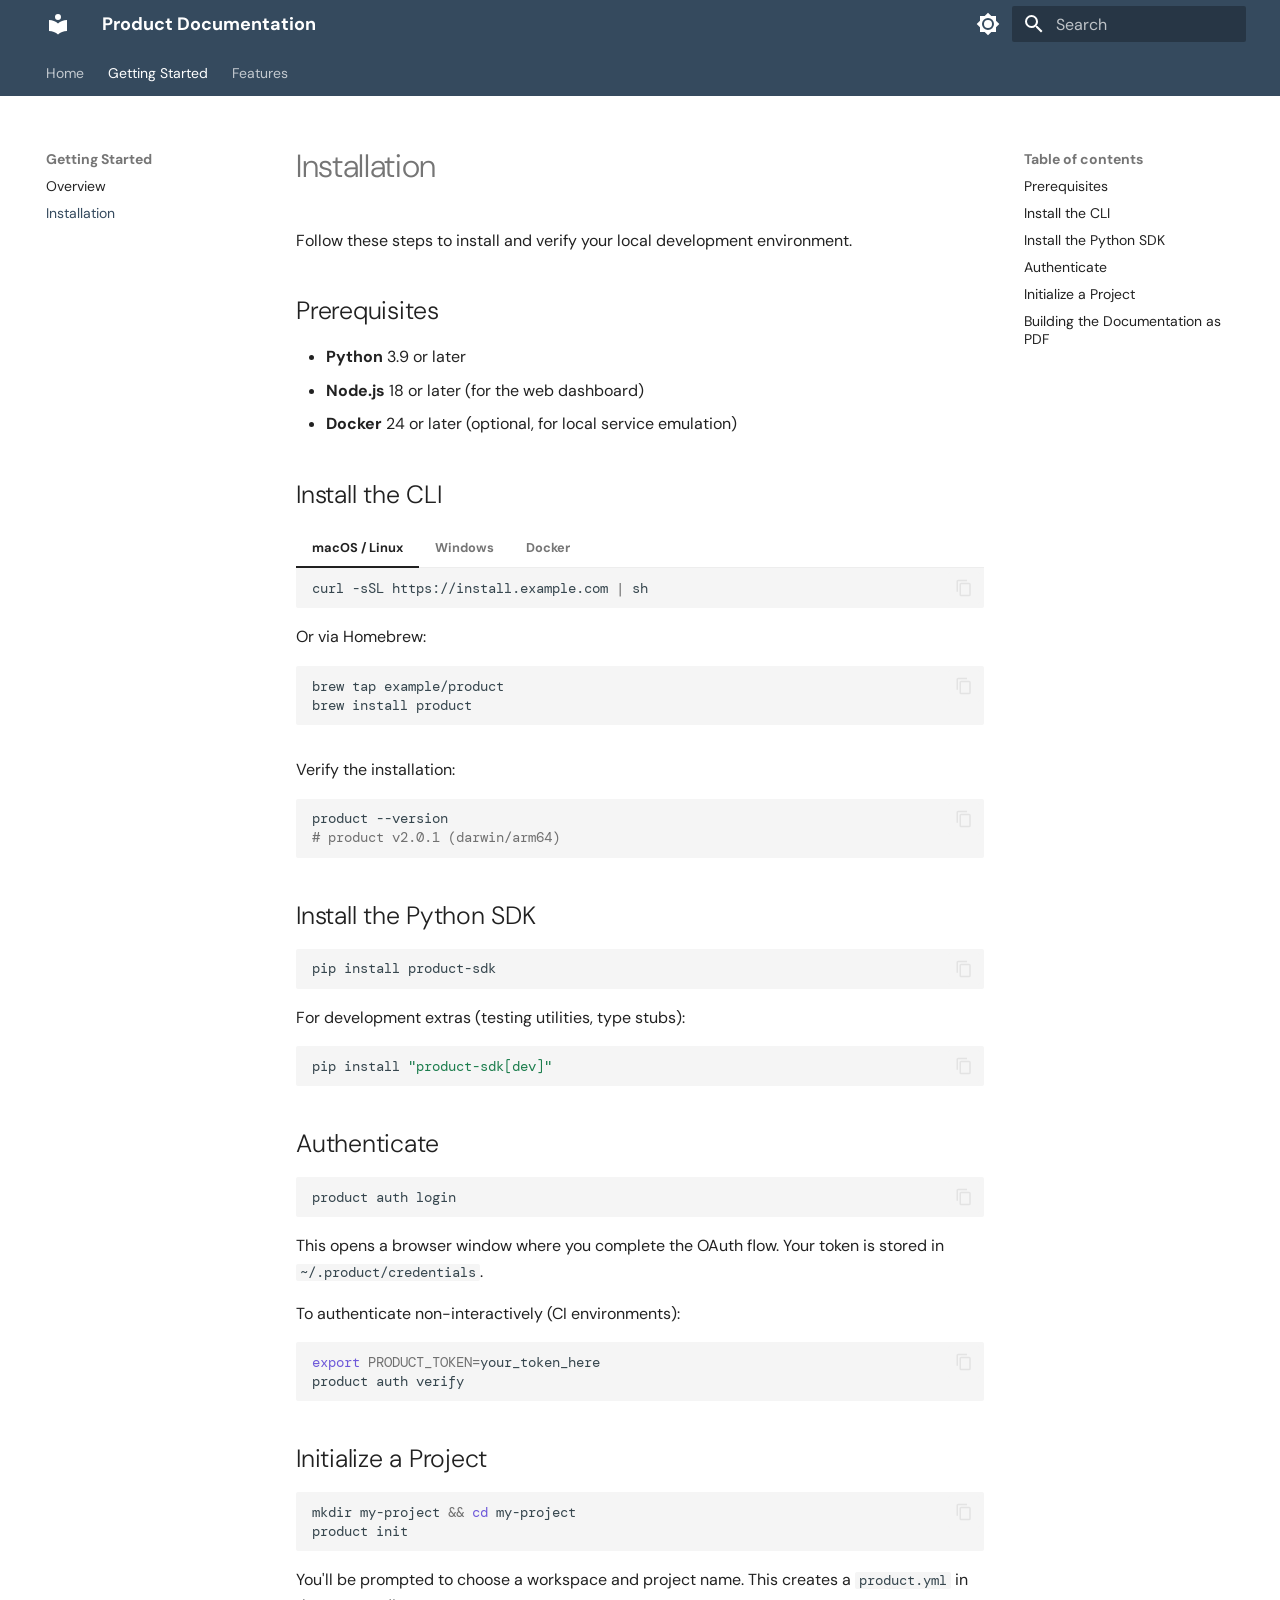
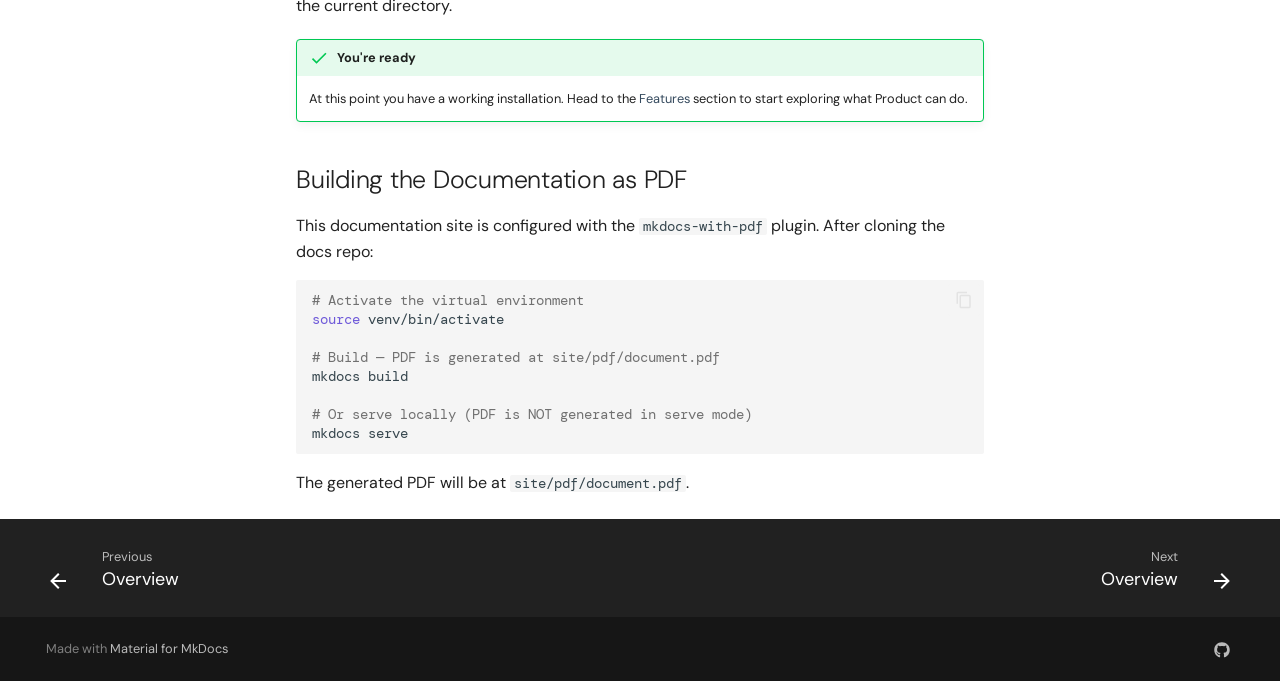
<file: getting-started/installation/index.html>
<!doctype html>
<html lang="en" class="no-js">
  <head>
    
      <meta charset="utf-8">
      <meta name="viewport" content="width=device-width,initial-scale=1">
      
        <meta name="description" content="A complete example of Material for MkDocs with rich content and PDF export">
      
      
        <meta name="author" content="Your Name">
      
      
        <link rel="canonical" href="https://sweelemk.github.io/mkdocs-test/getting-started/installation/">
      
      
        <link rel="prev" href="../">
      
      
        <link rel="next" href="../../features/">
      
      
        
      
      
      <link rel="icon" href="../../assets/images/favicon.png">
      <meta name="generator" content="mkdocs-1.6.1, mkdocs-material-9.7.6">
    
    
      
        <title>Installation - Product Documentation</title>
      
    
    
      <link rel="stylesheet" href="../../assets/stylesheets/main.484c7ddc.min.css">
      
        
        <link rel="stylesheet" href="../../assets/stylesheets/palette.ab4e12ef.min.css">
      
      


    
    
      
    
    
      
        
        
        <link rel="preconnect" href="https://fonts.gstatic.com" crossorigin>
        <link rel="stylesheet" href="https://fonts.googleapis.com/css?family=DM+Sans:300,300i,400,400i,700,700i%7CDM+Mono:400,400i,700,700i&display=fallback">
        <style>:root{--md-text-font:"DM Sans";--md-code-font:"DM Mono"}</style>
      
    
    
      <link rel="stylesheet" href="../../stylesheets/extra.css">
    
    <script>__md_scope=new URL("../..",location),__md_hash=e=>[...e].reduce(((e,_)=>(e<<5)-e+_.charCodeAt(0)),0),__md_get=(e,_=localStorage,t=__md_scope)=>JSON.parse(_.getItem(t.pathname+"."+e)),__md_set=(e,_,t=localStorage,a=__md_scope)=>{try{t.setItem(a.pathname+"."+e,JSON.stringify(_))}catch(e){}}</script>
    
      

    
    
  </head>
  
  
    
    
      
    
    
    
    
    <body dir="ltr" data-md-color-scheme="default" data-md-color-primary="custom" data-md-color-accent="custom">
  
    
    <input class="md-toggle" data-md-toggle="drawer" type="checkbox" id="__drawer" autocomplete="off">
    <input class="md-toggle" data-md-toggle="search" type="checkbox" id="__search" autocomplete="off">
    <label class="md-overlay" for="__drawer"></label>
    <div data-md-component="skip">
      
        
        <a href="#installation" class="md-skip">
          Skip to content
        </a>
      
    </div>
    <div data-md-component="announce">
      
    </div>
    
    
      

<header class="md-header" data-md-component="header">
  <nav class="md-header__inner md-grid" aria-label="Header">
    <a href="../.." title="Product Documentation" class="md-header__button md-logo" aria-label="Product Documentation" data-md-component="logo">
      
  
  <svg xmlns="http://www.w3.org/2000/svg" viewBox="0 0 24 24"><path d="M12 8a3 3 0 0 0 3-3 3 3 0 0 0-3-3 3 3 0 0 0-3 3 3 3 0 0 0 3 3m0 3.54C9.64 9.35 6.5 8 3 8v11c3.5 0 6.64 1.35 9 3.54 2.36-2.19 5.5-3.54 9-3.54V8c-3.5 0-6.64 1.35-9 3.54"/></svg>

    </a>
    <label class="md-header__button md-icon" for="__drawer">
      
      <svg xmlns="http://www.w3.org/2000/svg" viewBox="0 0 24 24"><path d="M3 6h18v2H3zm0 5h18v2H3zm0 5h18v2H3z"/></svg>
    </label>
    <div class="md-header__title" data-md-component="header-title">
      <div class="md-header__ellipsis">
        <div class="md-header__topic">
          <span class="md-ellipsis">
            Product Documentation
          </span>
        </div>
        <div class="md-header__topic" data-md-component="header-topic">
          <span class="md-ellipsis">
            
              Installation
            
          </span>
        </div>
      </div>
    </div>
    
      
        <form class="md-header__option" data-md-component="palette">
  
    
    
    
    <input class="md-option" data-md-color-media="" data-md-color-scheme="default" data-md-color-primary="custom" data-md-color-accent="custom"  aria-label="Switch to dark mode"  type="radio" name="__palette" id="__palette_0">
    
      <label class="md-header__button md-icon" title="Switch to dark mode" for="__palette_1" hidden>
        <svg xmlns="http://www.w3.org/2000/svg" viewBox="0 0 24 24"><path d="M12 8a4 4 0 0 0-4 4 4 4 0 0 0 4 4 4 4 0 0 0 4-4 4 4 0 0 0-4-4m0 10a6 6 0 0 1-6-6 6 6 0 0 1 6-6 6 6 0 0 1 6 6 6 6 0 0 1-6 6m8-9.31V4h-4.69L12 .69 8.69 4H4v4.69L.69 12 4 15.31V20h4.69L12 23.31 15.31 20H20v-4.69L23.31 12z"/></svg>
      </label>
    
  
    
    
    
    <input class="md-option" data-md-color-media="" data-md-color-scheme="slate" data-md-color-primary="custom" data-md-color-accent="custom"  aria-label="Switch to light mode"  type="radio" name="__palette" id="__palette_1">
    
      <label class="md-header__button md-icon" title="Switch to light mode" for="__palette_0" hidden>
        <svg xmlns="http://www.w3.org/2000/svg" viewBox="0 0 24 24"><path d="M12 18c-.89 0-1.74-.2-2.5-.55C11.56 16.5 13 14.42 13 12s-1.44-4.5-3.5-5.45C10.26 6.2 11.11 6 12 6a6 6 0 0 1 6 6 6 6 0 0 1-6 6m8-9.31V4h-4.69L12 .69 8.69 4H4v4.69L.69 12 4 15.31V20h4.69L12 23.31 15.31 20H20v-4.69L23.31 12z"/></svg>
      </label>
    
  
</form>
      
    
    
      <script>var palette=__md_get("__palette");if(palette&&palette.color){if("(prefers-color-scheme)"===palette.color.media){var media=matchMedia("(prefers-color-scheme: light)"),input=document.querySelector(media.matches?"[data-md-color-media='(prefers-color-scheme: light)']":"[data-md-color-media='(prefers-color-scheme: dark)']");palette.color.media=input.getAttribute("data-md-color-media"),palette.color.scheme=input.getAttribute("data-md-color-scheme"),palette.color.primary=input.getAttribute("data-md-color-primary"),palette.color.accent=input.getAttribute("data-md-color-accent")}for(var[key,value]of Object.entries(palette.color))document.body.setAttribute("data-md-color-"+key,value)}</script>
    
    
    
      
      
        <label class="md-header__button md-icon" for="__search">
          
          <svg xmlns="http://www.w3.org/2000/svg" viewBox="0 0 24 24"><path d="M9.5 3A6.5 6.5 0 0 1 16 9.5c0 1.61-.59 3.09-1.56 4.23l.27.27h.79l5 5-1.5 1.5-5-5v-.79l-.27-.27A6.52 6.52 0 0 1 9.5 16 6.5 6.5 0 0 1 3 9.5 6.5 6.5 0 0 1 9.5 3m0 2C7 5 5 7 5 9.5S7 14 9.5 14 14 12 14 9.5 12 5 9.5 5"/></svg>
        </label>
        <div class="md-search" data-md-component="search" role="dialog">
  <label class="md-search__overlay" for="__search"></label>
  <div class="md-search__inner" role="search">
    <form class="md-search__form" name="search">
      <input type="text" class="md-search__input" name="query" aria-label="Search" placeholder="Search" autocapitalize="off" autocorrect="off" autocomplete="off" spellcheck="false" data-md-component="search-query" required>
      <label class="md-search__icon md-icon" for="__search">
        
        <svg xmlns="http://www.w3.org/2000/svg" viewBox="0 0 24 24"><path d="M9.5 3A6.5 6.5 0 0 1 16 9.5c0 1.61-.59 3.09-1.56 4.23l.27.27h.79l5 5-1.5 1.5-5-5v-.79l-.27-.27A6.52 6.52 0 0 1 9.5 16 6.5 6.5 0 0 1 3 9.5 6.5 6.5 0 0 1 9.5 3m0 2C7 5 5 7 5 9.5S7 14 9.5 14 14 12 14 9.5 12 5 9.5 5"/></svg>
        
        <svg xmlns="http://www.w3.org/2000/svg" viewBox="0 0 24 24"><path d="M20 11v2H8l5.5 5.5-1.42 1.42L4.16 12l7.92-7.92L13.5 5.5 8 11z"/></svg>
      </label>
      <nav class="md-search__options" aria-label="Search">
        
        <button type="reset" class="md-search__icon md-icon" title="Clear" aria-label="Clear" tabindex="-1">
          
          <svg xmlns="http://www.w3.org/2000/svg" viewBox="0 0 24 24"><path d="M19 6.41 17.59 5 12 10.59 6.41 5 5 6.41 10.59 12 5 17.59 6.41 19 12 13.41 17.59 19 19 17.59 13.41 12z"/></svg>
        </button>
      </nav>
      
        <div class="md-search__suggest" data-md-component="search-suggest"></div>
      
    </form>
    <div class="md-search__output">
      <div class="md-search__scrollwrap" tabindex="0" data-md-scrollfix>
        <div class="md-search-result" data-md-component="search-result">
          <div class="md-search-result__meta">
            Initializing search
          </div>
          <ol class="md-search-result__list" role="presentation"></ol>
        </div>
      </div>
    </div>
  </div>
</div>
      
    
    
  </nav>
  
</header>
    
    <div class="md-container" data-md-component="container">
      
      
        
          
            
<nav class="md-tabs" aria-label="Tabs" data-md-component="tabs">
  <div class="md-grid">
    <ul class="md-tabs__list">
      
        
  
  
  
  
    <li class="md-tabs__item">
      <a href="../.." class="md-tabs__link">
        
  
  
    
  
  Home

      </a>
    </li>
  

      
        
  
  
  
    
  
  
    
    
      <li class="md-tabs__item md-tabs__item--active">
        <a href="../" class="md-tabs__link">
          
  
  
  Getting Started

        </a>
      </li>
    
  

      
        
  
  
  
  
    
    
      <li class="md-tabs__item">
        <a href="../../features/" class="md-tabs__link">
          
  
  
  Features

        </a>
      </li>
    
  

      
    </ul>
  </div>
</nav>
          
        
      
      <main class="md-main" data-md-component="main">
        <div class="md-main__inner md-grid">
          
            
              
              <div class="md-sidebar md-sidebar--primary" data-md-component="sidebar" data-md-type="navigation" >
                <div class="md-sidebar__scrollwrap">
                  <div class="md-sidebar__inner">
                    


  


<nav class="md-nav md-nav--primary md-nav--lifted" aria-label="Navigation" data-md-level="0">
  <label class="md-nav__title" for="__drawer">
    <a href="../.." title="Product Documentation" class="md-nav__button md-logo" aria-label="Product Documentation" data-md-component="logo">
      
  
  <svg xmlns="http://www.w3.org/2000/svg" viewBox="0 0 24 24"><path d="M12 8a3 3 0 0 0 3-3 3 3 0 0 0-3-3 3 3 0 0 0-3 3 3 3 0 0 0 3 3m0 3.54C9.64 9.35 6.5 8 3 8v11c3.5 0 6.64 1.35 9 3.54 2.36-2.19 5.5-3.54 9-3.54V8c-3.5 0-6.64 1.35-9 3.54"/></svg>

    </a>
    Product Documentation
  </label>
  
  <ul class="md-nav__list" data-md-scrollfix>
    
      
      
  
  
  
  
    <li class="md-nav__item">
      <a href="../.." class="md-nav__link">
        
  
  
  <span class="md-ellipsis">
    
  
    Home
  

    
  </span>
  
  

      </a>
    </li>
  

    
      
      
  
  
    
  
  
  
    
    
    
    
      
        
        
      
      
        
      
    
    
    <li class="md-nav__item md-nav__item--active md-nav__item--section md-nav__item--nested">
      
        
        
        <input class="md-nav__toggle md-toggle " type="checkbox" id="__nav_2" checked>
        
          
          <label class="md-nav__link" for="__nav_2" id="__nav_2_label" tabindex="">
            
  
  
  <span class="md-ellipsis">
    
  
    Getting Started
  

    
  </span>
  
  

            <span class="md-nav__icon md-icon"></span>
          </label>
        
        <nav class="md-nav" data-md-level="1" aria-labelledby="__nav_2_label" aria-expanded="true">
          <label class="md-nav__title" for="__nav_2">
            <span class="md-nav__icon md-icon"></span>
            
  
    Getting Started
  

          </label>
          <ul class="md-nav__list" data-md-scrollfix>
            
              
                
  
  
  
  
    <li class="md-nav__item">
      <a href="../" class="md-nav__link">
        
  
  
  <span class="md-ellipsis">
    
  
    Overview
  

    
  </span>
  
  

      </a>
    </li>
  

              
            
              
                
  
  
    
  
  
  
    <li class="md-nav__item md-nav__item--active">
      
      <input class="md-nav__toggle md-toggle" type="checkbox" id="__toc">
      
      
        
      
      
        <label class="md-nav__link md-nav__link--active" for="__toc">
          
  
  
  <span class="md-ellipsis">
    
  
    Installation
  

    
  </span>
  
  

          <span class="md-nav__icon md-icon"></span>
        </label>
      
      <a href="./" class="md-nav__link md-nav__link--active">
        
  
  
  <span class="md-ellipsis">
    
  
    Installation
  

    
  </span>
  
  

      </a>
      
        

<nav class="md-nav md-nav--secondary" aria-label="Table of contents">
  
  
  
    
  
  
    <label class="md-nav__title" for="__toc">
      <span class="md-nav__icon md-icon"></span>
      Table of contents
    </label>
    <ul class="md-nav__list" data-md-component="toc" data-md-scrollfix>
      
        <li class="md-nav__item">
  <a href="#prerequisites" class="md-nav__link">
    <span class="md-ellipsis">
      
        Prerequisites
      
    </span>
  </a>
  
</li>
      
        <li class="md-nav__item">
  <a href="#install-the-cli" class="md-nav__link">
    <span class="md-ellipsis">
      
        Install the CLI
      
    </span>
  </a>
  
</li>
      
        <li class="md-nav__item">
  <a href="#install-the-python-sdk" class="md-nav__link">
    <span class="md-ellipsis">
      
        Install the Python SDK
      
    </span>
  </a>
  
</li>
      
        <li class="md-nav__item">
  <a href="#authenticate" class="md-nav__link">
    <span class="md-ellipsis">
      
        Authenticate
      
    </span>
  </a>
  
</li>
      
        <li class="md-nav__item">
  <a href="#initialize-a-project" class="md-nav__link">
    <span class="md-ellipsis">
      
        Initialize a Project
      
    </span>
  </a>
  
</li>
      
        <li class="md-nav__item">
  <a href="#building-the-documentation-as-pdf" class="md-nav__link">
    <span class="md-ellipsis">
      
        Building the Documentation as PDF
      
    </span>
  </a>
  
</li>
      
    </ul>
  
</nav>
      
    </li>
  

              
            
          </ul>
        </nav>
      
    </li>
  

    
      
      
  
  
  
  
    
    
    
    
      
      
        
      
    
    
    <li class="md-nav__item md-nav__item--nested">
      
        
        
          
        
        <input class="md-nav__toggle md-toggle md-toggle--indeterminate" type="checkbox" id="__nav_3" >
        
          
          <label class="md-nav__link" for="__nav_3" id="__nav_3_label" tabindex="0">
            
  
  
  <span class="md-ellipsis">
    
  
    Features
  

    
  </span>
  
  

            <span class="md-nav__icon md-icon"></span>
          </label>
        
        <nav class="md-nav" data-md-level="1" aria-labelledby="__nav_3_label" aria-expanded="false">
          <label class="md-nav__title" for="__nav_3">
            <span class="md-nav__icon md-icon"></span>
            
  
    Features
  

          </label>
          <ul class="md-nav__list" data-md-scrollfix>
            
              
                
  
  
  
  
    <li class="md-nav__item">
      <a href="../../features/" class="md-nav__link">
        
  
  
  <span class="md-ellipsis">
    
  
    Overview
  

    
  </span>
  
  

      </a>
    </li>
  

              
            
              
                
  
  
  
  
    <li class="md-nav__item">
      <a href="../../features/video-demo/" class="md-nav__link">
        
  
  
  <span class="md-ellipsis">
    
  
    Video Demo
  

    
  </span>
  
  

      </a>
    </li>
  

              
            
          </ul>
        </nav>
      
    </li>
  

    
  </ul>
</nav>
                  </div>
                </div>
              </div>
            
            
              
              <div class="md-sidebar md-sidebar--secondary" data-md-component="sidebar" data-md-type="toc" >
                <div class="md-sidebar__scrollwrap">
                  <div class="md-sidebar__inner">
                    

<nav class="md-nav md-nav--secondary" aria-label="Table of contents">
  
  
  
    
  
  
    <label class="md-nav__title" for="__toc">
      <span class="md-nav__icon md-icon"></span>
      Table of contents
    </label>
    <ul class="md-nav__list" data-md-component="toc" data-md-scrollfix>
      
        <li class="md-nav__item">
  <a href="#prerequisites" class="md-nav__link">
    <span class="md-ellipsis">
      
        Prerequisites
      
    </span>
  </a>
  
</li>
      
        <li class="md-nav__item">
  <a href="#install-the-cli" class="md-nav__link">
    <span class="md-ellipsis">
      
        Install the CLI
      
    </span>
  </a>
  
</li>
      
        <li class="md-nav__item">
  <a href="#install-the-python-sdk" class="md-nav__link">
    <span class="md-ellipsis">
      
        Install the Python SDK
      
    </span>
  </a>
  
</li>
      
        <li class="md-nav__item">
  <a href="#authenticate" class="md-nav__link">
    <span class="md-ellipsis">
      
        Authenticate
      
    </span>
  </a>
  
</li>
      
        <li class="md-nav__item">
  <a href="#initialize-a-project" class="md-nav__link">
    <span class="md-ellipsis">
      
        Initialize a Project
      
    </span>
  </a>
  
</li>
      
        <li class="md-nav__item">
  <a href="#building-the-documentation-as-pdf" class="md-nav__link">
    <span class="md-ellipsis">
      
        Building the Documentation as PDF
      
    </span>
  </a>
  
</li>
      
    </ul>
  
</nav>
                  </div>
                </div>
              </div>
            
          
          
            <div class="md-content" data-md-component="content">
              
              <article class="md-content__inner md-typeset">
                
                  



<h1 id="installation">Installation</h1>
<p>Follow these steps to install and verify your local development environment.</p>
<h2 id="prerequisites">Prerequisites</h2>
<ul>
<li><strong>Python</strong> 3.9 or later</li>
<li><strong>Node.js</strong> 18 or later (for the web dashboard)</li>
<li><strong>Docker</strong> 24 or later (optional, for local service emulation)</li>
</ul>
<h2 id="install-the-cli">Install the CLI</h2>
<div class="tabbed-set tabbed-alternate" data-tabs="1:3"><input checked="checked" id="__tabbed_1_1" name="__tabbed_1" type="radio" /><input id="__tabbed_1_2" name="__tabbed_1" type="radio" /><input id="__tabbed_1_3" name="__tabbed_1" type="radio" /><div class="tabbed-labels"><label for="__tabbed_1_1">macOS / Linux</label><label for="__tabbed_1_2">Windows</label><label for="__tabbed_1_3">Docker</label></div>
<div class="tabbed-content">
<div class="tabbed-block">
<div class="language-bash highlight"><pre><span></span><code><span id="__span-0-1"><a id="__codelineno-0-1" name="__codelineno-0-1" href="#__codelineno-0-1"></a>curl<span class="w"> </span>-sSL<span class="w"> </span>https://install.example.com<span class="w"> </span><span class="p">|</span><span class="w"> </span>sh
</span></code></pre></div>
<p>Or via Homebrew:</p>
<div class="language-bash highlight"><pre><span></span><code><span id="__span-1-1"><a id="__codelineno-1-1" name="__codelineno-1-1" href="#__codelineno-1-1"></a>brew<span class="w"> </span>tap<span class="w"> </span>example/product
</span><span id="__span-1-2"><a id="__codelineno-1-2" name="__codelineno-1-2" href="#__codelineno-1-2"></a>brew<span class="w"> </span>install<span class="w"> </span>product
</span></code></pre></div>
</div>
<div class="tabbed-block">
<p>Download the installer from the <a href="https://example.com/releases">releases page</a> or use <code>winget</code>:</p>
<div class="language-powershell highlight"><pre><span></span><code><span id="__span-2-1"><a id="__codelineno-2-1" name="__codelineno-2-1" href="#__codelineno-2-1"></a><span class="n">winget</span> <span class="n">install</span> <span class="n">Example</span><span class="p">.</span><span class="n">Product</span>
</span></code></pre></div>
</div>
<div class="tabbed-block">
<div class="language-bash highlight"><pre><span></span><code><span id="__span-3-1"><a id="__codelineno-3-1" name="__codelineno-3-1" href="#__codelineno-3-1"></a>docker<span class="w"> </span>pull<span class="w"> </span>example/product-cli:latest
</span><span id="__span-3-2"><a id="__codelineno-3-2" name="__codelineno-3-2" href="#__codelineno-3-2"></a>docker<span class="w"> </span>run<span class="w"> </span>--rm<span class="w"> </span>example/product-cli:latest<span class="w"> </span>product<span class="w"> </span>--version
</span></code></pre></div>
</div>
</div>
</div>
<p>Verify the installation:</p>
<div class="language-bash highlight"><pre><span></span><code><span id="__span-4-1"><a id="__codelineno-4-1" name="__codelineno-4-1" href="#__codelineno-4-1"></a>product<span class="w"> </span>--version
</span><span id="__span-4-2"><a id="__codelineno-4-2" name="__codelineno-4-2" href="#__codelineno-4-2"></a><span class="c1"># product v2.0.1 (darwin/arm64)</span>
</span></code></pre></div>
<h2 id="install-the-python-sdk">Install the Python SDK</h2>
<div class="language-bash highlight"><pre><span></span><code><span id="__span-5-1"><a id="__codelineno-5-1" name="__codelineno-5-1" href="#__codelineno-5-1"></a>pip<span class="w"> </span>install<span class="w"> </span>product-sdk
</span></code></pre></div>
<p>For development extras (testing utilities, type stubs):</p>
<div class="language-bash highlight"><pre><span></span><code><span id="__span-6-1"><a id="__codelineno-6-1" name="__codelineno-6-1" href="#__codelineno-6-1"></a>pip<span class="w"> </span>install<span class="w"> </span><span class="s2">&quot;product-sdk[dev]&quot;</span>
</span></code></pre></div>
<h2 id="authenticate">Authenticate</h2>
<div class="language-bash highlight"><pre><span></span><code><span id="__span-7-1"><a id="__codelineno-7-1" name="__codelineno-7-1" href="#__codelineno-7-1"></a>product<span class="w"> </span>auth<span class="w"> </span>login
</span></code></pre></div>
<p>This opens a browser window where you complete the OAuth flow. Your token is stored in <code>~/.product/credentials</code>.</p>
<p>To authenticate non-interactively (CI environments):</p>
<div class="language-bash highlight"><pre><span></span><code><span id="__span-8-1"><a id="__codelineno-8-1" name="__codelineno-8-1" href="#__codelineno-8-1"></a><span class="nb">export</span><span class="w"> </span><span class="nv">PRODUCT_TOKEN</span><span class="o">=</span>your_token_here
</span><span id="__span-8-2"><a id="__codelineno-8-2" name="__codelineno-8-2" href="#__codelineno-8-2"></a>product<span class="w"> </span>auth<span class="w"> </span>verify
</span></code></pre></div>
<h2 id="initialize-a-project">Initialize a Project</h2>
<div class="language-bash highlight"><pre><span></span><code><span id="__span-9-1"><a id="__codelineno-9-1" name="__codelineno-9-1" href="#__codelineno-9-1"></a>mkdir<span class="w"> </span>my-project<span class="w"> </span><span class="o">&amp;&amp;</span><span class="w"> </span><span class="nb">cd</span><span class="w"> </span>my-project
</span><span id="__span-9-2"><a id="__codelineno-9-2" name="__codelineno-9-2" href="#__codelineno-9-2"></a>product<span class="w"> </span>init
</span></code></pre></div>
<p>You'll be prompted to choose a workspace and project name. This creates a <code>product.yml</code> in the current directory.</p>
<div class="admonition success">
<p class="admonition-title">You're ready</p>
<p>At this point you have a working installation. Head to the <a href="../../features/">Features</a> section to start exploring what Product can do.</p>
</div>
<h2 id="building-the-documentation-as-pdf">Building the Documentation as PDF</h2>
<p>This documentation site is configured with the <code>mkdocs-with-pdf</code> plugin. After cloning the docs repo:</p>
<div class="language-bash highlight"><pre><span></span><code><span id="__span-10-1"><a id="__codelineno-10-1" name="__codelineno-10-1" href="#__codelineno-10-1"></a><span class="c1"># Activate the virtual environment</span>
</span><span id="__span-10-2"><a id="__codelineno-10-2" name="__codelineno-10-2" href="#__codelineno-10-2"></a><span class="nb">source</span><span class="w"> </span>venv/bin/activate
</span><span id="__span-10-3"><a id="__codelineno-10-3" name="__codelineno-10-3" href="#__codelineno-10-3"></a>
</span><span id="__span-10-4"><a id="__codelineno-10-4" name="__codelineno-10-4" href="#__codelineno-10-4"></a><span class="c1"># Build — PDF is generated at site/pdf/document.pdf</span>
</span><span id="__span-10-5"><a id="__codelineno-10-5" name="__codelineno-10-5" href="#__codelineno-10-5"></a>mkdocs<span class="w"> </span>build
</span><span id="__span-10-6"><a id="__codelineno-10-6" name="__codelineno-10-6" href="#__codelineno-10-6"></a>
</span><span id="__span-10-7"><a id="__codelineno-10-7" name="__codelineno-10-7" href="#__codelineno-10-7"></a><span class="c1"># Or serve locally (PDF is NOT generated in serve mode)</span>
</span><span id="__span-10-8"><a id="__codelineno-10-8" name="__codelineno-10-8" href="#__codelineno-10-8"></a>mkdocs<span class="w"> </span>serve
</span></code></pre></div>
<p>The generated PDF will be at <code>site/pdf/document.pdf</code>.</p>












                
              </article>
            </div>
          
          
  <script>var tabs=__md_get("__tabs");if(Array.isArray(tabs))e:for(var set of document.querySelectorAll(".tabbed-set")){var labels=set.querySelector(".tabbed-labels");for(var tab of tabs)for(var label of labels.getElementsByTagName("label"))if(label.innerText.trim()===tab){var input=document.getElementById(label.htmlFor);input.checked=!0;continue e}}</script>

<script>var target=document.getElementById(location.hash.slice(1));target&&target.name&&(target.checked=target.name.startsWith("__tabbed_"))</script>
        </div>
        
          <button type="button" class="md-top md-icon" data-md-component="top" hidden>
  
  <svg xmlns="http://www.w3.org/2000/svg" viewBox="0 0 24 24"><path d="M13 20h-2V8l-5.5 5.5-1.42-1.42L12 4.16l7.92 7.92-1.42 1.42L13 8z"/></svg>
  Back to top
</button>
        
      </main>
      
        <footer class="md-footer">
  
    
      
      <nav class="md-footer__inner md-grid" aria-label="Footer" >
        
          
          <a href="../" class="md-footer__link md-footer__link--prev" aria-label="Previous: Overview">
            <div class="md-footer__button md-icon">
              
              <svg xmlns="http://www.w3.org/2000/svg" viewBox="0 0 24 24"><path d="M20 11v2H8l5.5 5.5-1.42 1.42L4.16 12l7.92-7.92L13.5 5.5 8 11z"/></svg>
            </div>
            <div class="md-footer__title">
              <span class="md-footer__direction">
                Previous
              </span>
              <div class="md-ellipsis">
                Overview
              </div>
            </div>
          </a>
        
        
          
          <a href="../../features/" class="md-footer__link md-footer__link--next" aria-label="Next: Overview">
            <div class="md-footer__title">
              <span class="md-footer__direction">
                Next
              </span>
              <div class="md-ellipsis">
                Overview
              </div>
            </div>
            <div class="md-footer__button md-icon">
              
              <svg xmlns="http://www.w3.org/2000/svg" viewBox="0 0 24 24"><path d="M4 11v2h12l-5.5 5.5 1.42 1.42L19.84 12l-7.92-7.92L10.5 5.5 16 11z"/></svg>
            </div>
          </a>
        
      </nav>
    
  
  <div class="md-footer-meta md-typeset">
    <div class="md-footer-meta__inner md-grid">
      <div class="md-copyright">
  
  
    Made with
    <a href="https://squidfunk.github.io/mkdocs-material/" target="_blank" rel="noopener">
      Material for MkDocs
    </a>
  
</div>
      
        
<div class="md-social">
  
    
    
    
    
      
      
    
    <a href="https://github.com/your-org" target="_blank" rel="noopener" title="github.com" class="md-social__link">
      <svg xmlns="http://www.w3.org/2000/svg" viewBox="0 0 512 512"><!--! Font Awesome Free 7.1.0 by @fontawesome - https://fontawesome.com License - https://fontawesome.com/license/free (Icons: CC BY 4.0, Fonts: SIL OFL 1.1, Code: MIT License) Copyright 2025 Fonticons, Inc.--><path d="M173.9 397.4c0 2-2.3 3.6-5.2 3.6-3.3.3-5.6-1.3-5.6-3.6 0-2 2.3-3.6 5.2-3.6 3-.3 5.6 1.3 5.6 3.6m-31.1-4.5c-.7 2 1.3 4.3 4.3 4.9 2.6 1 5.6 0 6.2-2s-1.3-4.3-4.3-5.2c-2.6-.7-5.5.3-6.2 2.3m44.2-1.7c-2.9.7-4.9 2.6-4.6 4.9.3 2 2.9 3.3 5.9 2.6 2.9-.7 4.9-2.6 4.6-4.6-.3-1.9-3-3.2-5.9-2.9M252.8 8C114.1 8 8 113.3 8 252c0 110.9 69.8 205.8 169.5 239.2 12.8 2.3 17.3-5.6 17.3-12.1 0-6.2-.3-40.4-.3-61.4 0 0-70 15-84.7-29.8 0 0-11.4-29.1-27.8-36.6 0 0-22.9-15.7 1.6-15.4 0 0 24.9 2 38.6 25.8 21.9 38.6 58.6 27.5 72.9 20.9 2.3-16 8.8-27.1 16-33.7-55.9-6.2-112.3-14.3-112.3-110.5 0-27.5 7.6-41.3 23.6-58.9-2.6-6.5-11.1-33.3 2.6-67.9 20.9-6.5 69 27 69 27 20-5.6 41.5-8.5 62.8-8.5s42.8 2.9 62.8 8.5c0 0 48.1-33.6 69-27 13.7 34.7 5.2 61.4 2.6 67.9 16 17.7 25.8 31.5 25.8 58.9 0 96.5-58.9 104.2-114.8 110.5 9.2 7.9 17 22.9 17 46.4 0 33.7-.3 75.4-.3 83.6 0 6.5 4.6 14.4 17.3 12.1C436.2 457.8 504 362.9 504 252 504 113.3 391.5 8 252.8 8M105.2 352.9c-1.3 1-1 3.3.7 5.2 1.6 1.6 3.9 2.3 5.2 1 1.3-1 1-3.3-.7-5.2-1.6-1.6-3.9-2.3-5.2-1m-10.8-8.1c-.7 1.3.3 2.9 2.3 3.9 1.6 1 3.6.7 4.3-.7.7-1.3-.3-2.9-2.3-3.9-2-.6-3.6-.3-4.3.7m32.4 35.6c-1.6 1.3-1 4.3 1.3 6.2 2.3 2.3 5.2 2.6 6.5 1 1.3-1.3.7-4.3-1.3-6.2-2.2-2.3-5.2-2.6-6.5-1m-11.4-14.7c-1.6 1-1.6 3.6 0 5.9s4.3 3.3 5.6 2.3c1.6-1.3 1.6-3.9 0-6.2-1.4-2.3-4-3.3-5.6-2"/></svg>
    </a>
  
</div>
      
    </div>
  </div>
</footer>
      
    </div>
    <div class="md-dialog" data-md-component="dialog">
      <div class="md-dialog__inner md-typeset"></div>
    </div>
    
    
    
      
      
      <script id="__config" type="application/json">{"annotate": null, "base": "../..", "features": ["navigation.tabs", "navigation.sections", "navigation.expand", "navigation.top", "navigation.footer", "search.suggest", "search.highlight", "content.tabs.link", "content.code.copy", "content.code.annotate", "toc.follow"], "search": "../../assets/javascripts/workers/search.2c215733.min.js", "tags": null, "translations": {"clipboard.copied": "Copied to clipboard", "clipboard.copy": "Copy to clipboard", "search.result.more.one": "1 more on this page", "search.result.more.other": "# more on this page", "search.result.none": "No matching documents", "search.result.one": "1 matching document", "search.result.other": "# matching documents", "search.result.placeholder": "Type to start searching", "search.result.term.missing": "Missing", "select.version": "Select version"}, "version": null}</script>
    
    
      <script src="../../assets/javascripts/bundle.79ae519e.min.js"></script>
      
    
  </body>
</html>
</file>
<file: stylesheets/extra.css>
[data-md-color-primary="custom"] {
  --md-primary-fg-color:        #354A5E;
  --md-primary-fg-color--light: #4d6a82;
  --md-primary-fg-color--dark:  #253545;
  --md-primary-bg-color:        #ffffff;
  --md-primary-bg-color--light: #ffffffb3;
}
</file>
<file: assets/stylesheets/main.484c7ddc.min.css>
@charset "UTF-8";html{-webkit-text-size-adjust:none;-moz-text-size-adjust:none;text-size-adjust:none;box-sizing:border-box}*,:after,:before{box-sizing:inherit}@media (prefers-reduced-motion){*,:after,:before{transition:none!important}}body{margin:0}a,button,input,label{-webkit-tap-highlight-color:transparent}a{color:inherit;text-decoration:none}hr{border:0;box-sizing:initial;display:block;height:.05rem;overflow:visible;padding:0}small{font-size:80%}sub,sup{line-height:1em}img{border-style:none}table{border-collapse:initial;border-spacing:0}td,th{font-weight:400;vertical-align:top}button{background:#0000;border:0;font-family:inherit;font-size:inherit;margin:0;padding:0}input{border:0;outline:none}:root{--md-primary-fg-color:#4051b5;--md-primary-fg-color--light:#5d6cc0;--md-primary-fg-color--dark:#303fa1;--md-primary-bg-color:#fff;--md-primary-bg-color--light:#ffffffb3;--md-accent-fg-color:#526cfe;--md-accent-fg-color--transparent:#526cfe1a;--md-accent-bg-color:#fff;--md-accent-bg-color--light:#ffffffb3}[data-md-color-scheme=default]{color-scheme:light}[data-md-color-scheme=default] img[src$="#gh-dark-mode-only"],[data-md-color-scheme=default] img[src$="#only-dark"]{display:none}:root,[data-md-color-scheme=default]{--md-hue:225deg;--md-default-fg-color:#000000de;--md-default-fg-color--light:#0000008a;--md-default-fg-color--lighter:#00000052;--md-default-fg-color--lightest:#00000012;--md-default-bg-color:#fff;--md-default-bg-color--light:#ffffffb3;--md-default-bg-color--lighter:#ffffff4d;--md-default-bg-color--lightest:#ffffff1f;--md-code-fg-color:#36464e;--md-code-bg-color:#f5f5f5;--md-code-bg-color--light:#f5f5f5b3;--md-code-bg-color--lighter:#f5f5f54d;--md-code-hl-color:#4287ff;--md-code-hl-color--light:#4287ff1a;--md-code-hl-number-color:#d52a2a;--md-code-hl-special-color:#db1457;--md-code-hl-function-color:#a846b9;--md-code-hl-constant-color:#6e59d9;--md-code-hl-keyword-color:#3f6ec6;--md-code-hl-string-color:#1c7d4d;--md-code-hl-name-color:var(--md-code-fg-color);--md-code-hl-operator-color:var(--md-default-fg-color--light);--md-code-hl-punctuation-color:var(--md-default-fg-color--light);--md-code-hl-comment-color:var(--md-default-fg-color--light);--md-code-hl-generic-color:var(--md-default-fg-color--light);--md-code-hl-variable-color:var(--md-default-fg-color--light);--md-typeset-color:var(--md-default-fg-color);--md-typeset-a-color:var(--md-primary-fg-color);--md-typeset-del-color:#f5503d26;--md-typeset-ins-color:#0bd57026;--md-typeset-kbd-color:#fafafa;--md-typeset-kbd-accent-color:#fff;--md-typeset-kbd-border-color:#b8b8b8;--md-typeset-mark-color:#ffff0080;--md-typeset-table-color:#0000001f;--md-typeset-table-color--light:rgba(0,0,0,.035);--md-admonition-fg-color:var(--md-default-fg-color);--md-admonition-bg-color:var(--md-default-bg-color);--md-warning-fg-color:#000000de;--md-warning-bg-color:#ff9;--md-footer-fg-color:#fff;--md-footer-fg-color--light:#ffffffb3;--md-footer-fg-color--lighter:#ffffff73;--md-footer-bg-color:#000000de;--md-footer-bg-color--dark:#00000052;--md-shadow-z1:0 0.2rem 0.5rem #0000000d,0 0 0.05rem #0000001a;--md-shadow-z2:0 0.2rem 0.5rem #0000001a,0 0 0.05rem #00000040;--md-shadow-z3:0 0.2rem 0.5rem #0003,0 0 0.05rem #00000059}.md-icon svg{fill:currentcolor;display:block;height:1.2rem;width:1.2rem}body{-webkit-font-smoothing:antialiased;-moz-osx-font-smoothing:grayscale;--md-text-font-family:var(--md-text-font,_),-apple-system,BlinkMacSystemFont,Helvetica,Arial,sans-serif;--md-code-font-family:var(--md-code-font,_),SFMono-Regular,Consolas,Menlo,monospace}aside,body,input{font-feature-settings:"kern","liga";color:var(--md-typeset-color);font-family:var(--md-text-font-family)}code,kbd,pre{font-feature-settings:"kern";font-family:var(--md-code-font-family)}:root{--md-typeset-table-sort-icon:url('data:image/svg+xml;charset=utf-8,<svg xmlns="http://www.w3.org/2000/svg" viewBox="0 0 24 24"><path d="m18 21-4-4h3V7h-3l4-4 4 4h-3v10h3M2 19v-2h10v2M2 13v-2h7v2M2 7V5h4v2z"/></svg>');--md-typeset-table-sort-icon--asc:url('data:image/svg+xml;charset=utf-8,<svg xmlns="http://www.w3.org/2000/svg" viewBox="0 0 24 24"><path d="M19 17h3l-4 4-4-4h3V3h2M2 17h10v2H2M6 5v2H2V5m0 6h7v2H2z"/></svg>');--md-typeset-table-sort-icon--desc:url('data:image/svg+xml;charset=utf-8,<svg xmlns="http://www.w3.org/2000/svg" viewBox="0 0 24 24"><path d="M19 7h3l-4-4-4 4h3v14h2M2 17h10v2H2M6 5v2H2V5m0 6h7v2H2z"/></svg>')}.md-typeset{-webkit-print-color-adjust:exact;color-adjust:exact;font-size:.8rem;line-height:1.6;overflow-wrap:break-word}@media print{.md-typeset{font-size:.68rem}}.md-typeset blockquote,.md-typeset dl,.md-typeset figure,.md-typeset ol,.md-typeset pre,.md-typeset ul{margin-bottom:1em;margin-top:1em}.md-typeset h1{color:var(--md-default-fg-color--light);font-size:2em;line-height:1.3;margin:0 0 1.25em}.md-typeset h1,.md-typeset h2{font-weight:300;letter-spacing:-.01em}.md-typeset h2{font-size:1.5625em;line-height:1.4;margin:1.6em 0 .64em}.md-typeset h3{font-size:1.25em;font-weight:400;letter-spacing:-.01em;line-height:1.5;margin:1.6em 0 .8em}.md-typeset h2+h3{margin-top:.8em}.md-typeset h4{font-weight:700;letter-spacing:-.01em;margin:1em 0}.md-typeset h5,.md-typeset h6{color:var(--md-default-fg-color--light);font-size:.8em;font-weight:700;letter-spacing:-.01em;margin:1.25em 0}.md-typeset h5{text-transform:uppercase}.md-typeset h5 code{text-transform:none}.md-typeset hr{border-bottom:.05rem solid var(--md-default-fg-color--lightest);display:flow-root;margin:1.5em 0}.md-typeset a{color:var(--md-typeset-a-color);word-break:break-word}.md-typeset a,.md-typeset a:before{transition:color 125ms}.md-typeset a:focus,.md-typeset a:hover{color:var(--md-accent-fg-color)}.md-typeset a:focus code,.md-typeset a:hover code{background-color:var(--md-accent-fg-color--transparent);color:var(--md-accent-fg-color)}.md-typeset a code{color:var(--md-typeset-a-color)}.md-typeset a.focus-visible{outline-color:var(--md-accent-fg-color);outline-offset:.2rem}.md-typeset code,.md-typeset kbd,.md-typeset pre{color:var(--md-code-fg-color);direction:ltr;font-variant-ligatures:none;transition:background-color 125ms}@media print{.md-typeset code,.md-typeset kbd,.md-typeset pre{white-space:pre-wrap}}.md-typeset code{background-color:var(--md-code-bg-color);border-radius:.1rem;-webkit-box-decoration-break:clone;box-decoration-break:clone;font-size:.85em;padding:0 .2941176471em;transition:color 125ms,background-color 125ms;word-break:break-word}.md-typeset code:not(.focus-visible){-webkit-tap-highlight-color:transparent;outline:none}.md-typeset pre{display:flow-root;line-height:1.4;position:relative}.md-typeset pre>code{-webkit-box-decoration-break:slice;box-decoration-break:slice;box-shadow:none;display:block;margin:0;outline-color:var(--md-accent-fg-color);overflow:auto;padding:.7720588235em 1.1764705882em;scrollbar-color:var(--md-default-fg-color--lighter) #0000;scrollbar-width:thin;touch-action:auto;word-break:normal}.md-typeset pre>code:hover{scrollbar-color:var(--md-accent-fg-color) #0000}.md-typeset pre>code::-webkit-scrollbar{height:.2rem;width:.2rem}.md-typeset pre>code::-webkit-scrollbar-thumb{background-color:var(--md-default-fg-color--lighter)}.md-typeset pre>code::-webkit-scrollbar-thumb:hover{background-color:var(--md-accent-fg-color)}.md-typeset kbd{background-color:var(--md-typeset-kbd-color);border-radius:.1rem;box-shadow:0 .1rem 0 .05rem var(--md-typeset-kbd-border-color),0 .1rem 0 var(--md-typeset-kbd-border-color),0 -.1rem .2rem var(--md-typeset-kbd-accent-color) inset;color:var(--md-default-fg-color);display:inline-block;font-size:.75em;padding:0 .6666666667em;vertical-align:text-top;word-break:break-word}.md-typeset mark{background-color:var(--md-typeset-mark-color);-webkit-box-decoration-break:clone;box-decoration-break:clone;color:inherit;word-break:break-word}.md-typeset abbr{cursor:help;text-decoration:none}.md-typeset [data-preview],.md-typeset abbr{border-bottom:.05rem dotted var(--md-default-fg-color--light)}.md-typeset small{opacity:.75}[dir=ltr] .md-typeset sub,[dir=ltr] .md-typeset sup{margin-left:.078125em}[dir=rtl] .md-typeset sub,[dir=rtl] .md-typeset sup{margin-right:.078125em}[dir=ltr] .md-typeset blockquote{padding-left:.6rem}[dir=rtl] .md-typeset blockquote{padding-right:.6rem}[dir=ltr] .md-typeset blockquote{border-left:.2rem solid var(--md-default-fg-color--lighter)}[dir=rtl] .md-typeset blockquote{border-right:.2rem solid var(--md-default-fg-color--lighter)}.md-typeset blockquote{color:var(--md-default-fg-color--light);margin-left:0;margin-right:0}.md-typeset ul{list-style-type:disc}.md-typeset ul[type]{list-style-type:revert-layer}[dir=ltr] .md-typeset ol,[dir=ltr] .md-typeset ul{margin-left:.625em}[dir=rtl] .md-typeset ol,[dir=rtl] .md-typeset ul{margin-right:.625em}.md-typeset ol,.md-typeset ul{padding:0}.md-typeset ol:not([hidden]),.md-typeset ul:not([hidden]){display:flow-root}.md-typeset ol ol,.md-typeset ul ol{list-style-type:lower-alpha}.md-typeset ol ol ol,.md-typeset ul ol ol{list-style-type:lower-roman}.md-typeset ol ol ol ol,.md-typeset ul ol ol ol{list-style-type:upper-alpha}.md-typeset ol ol ol ol ol,.md-typeset ul ol ol ol ol{list-style-type:upper-roman}.md-typeset ol[type],.md-typeset ul[type]{list-style-type:revert-layer}[dir=ltr] .md-typeset ol li,[dir=ltr] .md-typeset ul li{margin-left:1.25em}[dir=rtl] .md-typeset ol li,[dir=rtl] .md-typeset ul li{margin-right:1.25em}.md-typeset ol li,.md-typeset ul li{margin-bottom:.5em}.md-typeset ol li blockquote,.md-typeset ol li p,.md-typeset ul li blockquote,.md-typeset ul li p{margin:.5em 0}.md-typeset ol li:last-child,.md-typeset ul li:last-child{margin-bottom:0}[dir=ltr] .md-typeset ol li ol,[dir=ltr] .md-typeset ol li ul,[dir=ltr] .md-typeset ul li ol,[dir=ltr] .md-typeset ul li ul{margin-left:.625em}[dir=rtl] .md-typeset ol li ol,[dir=rtl] .md-typeset ol li ul,[dir=rtl] .md-typeset ul li ol,[dir=rtl] .md-typeset ul li ul{margin-right:.625em}.md-typeset ol li ol,.md-typeset ol li ul,.md-typeset ul li ol,.md-typeset ul li ul{margin-bottom:.5em;margin-top:.5em}[dir=ltr] .md-typeset dd{margin-left:1.875em}[dir=rtl] .md-typeset dd{margin-right:1.875em}.md-typeset dd{margin-bottom:1.5em;margin-top:1em}.md-typeset img,.md-typeset svg,.md-typeset video{height:auto;max-width:100%}.md-typeset img[align=left]{margin:1em 1em 1em 0}.md-typeset img[align=right]{margin:1em 0 1em 1em}.md-typeset img[align]:only-child{margin-top:0}.md-typeset figure{display:flow-root;margin:1em auto;max-width:100%;text-align:center;width:fit-content}.md-typeset figure img{display:block;margin:0 auto}.md-typeset figcaption{font-style:italic;margin:1em auto;max-width:24rem}.md-typeset iframe{max-width:100%}.md-typeset table:not([class]){background-color:var(--md-default-bg-color);border:.05rem solid var(--md-typeset-table-color);border-radius:.1rem;display:inline-block;font-size:.64rem;max-width:100%;overflow:auto;touch-action:auto}@media print{.md-typeset table:not([class]){display:table}}.md-typeset table:not([class])+*{margin-top:1.5em}.md-typeset table:not([class]) td>:first-child,.md-typeset table:not([class]) th>:first-child{margin-top:0}.md-typeset table:not([class]) td>:last-child,.md-typeset table:not([class]) th>:last-child{margin-bottom:0}.md-typeset table:not([class]) td:not([align]),.md-typeset table:not([class]) th:not([align]){text-align:left}[dir=rtl] .md-typeset table:not([class]) td:not([align]),[dir=rtl] .md-typeset table:not([class]) th:not([align]){text-align:right}.md-typeset table:not([class]) th{font-weight:700;min-width:5rem;padding:.9375em 1.25em;vertical-align:top}.md-typeset table:not([class]) td{border-top:.05rem solid var(--md-typeset-table-color);padding:.9375em 1.25em;vertical-align:top}.md-typeset table:not([class]) tbody tr{transition:background-color 125ms}.md-typeset table:not([class]) tbody tr:hover{background-color:var(--md-typeset-table-color--light);box-shadow:0 .05rem 0 var(--md-default-bg-color) inset}.md-typeset table:not([class]) a{word-break:normal}.md-typeset table th[role=columnheader]{cursor:pointer}[dir=ltr] .md-typeset table th[role=columnheader]:after{margin-left:.5em}[dir=rtl] .md-typeset table th[role=columnheader]:after{margin-right:.5em}.md-typeset table th[role=columnheader]:after{content:"";display:inline-block;height:1.2em;-webkit-mask-image:var(--md-typeset-table-sort-icon);mask-image:var(--md-typeset-table-sort-icon);-webkit-mask-repeat:no-repeat;mask-repeat:no-repeat;-webkit-mask-size:contain;mask-size:contain;transition:background-color 125ms;vertical-align:text-bottom;width:1.2em}.md-typeset table th[role=columnheader]:hover:after{background-color:var(--md-default-fg-color--lighter)}.md-typeset table th[role=columnheader][aria-sort=ascending]:after{background-color:var(--md-default-fg-color--light);-webkit-mask-image:var(--md-typeset-table-sort-icon--asc);mask-image:var(--md-typeset-table-sort-icon--asc)}.md-typeset table th[role=columnheader][aria-sort=descending]:after{background-color:var(--md-default-fg-color--light);-webkit-mask-image:var(--md-typeset-table-sort-icon--desc);mask-image:var(--md-typeset-table-sort-icon--desc)}.md-typeset__scrollwrap{margin:1em -.8rem;overflow-x:auto;touch-action:auto}.md-typeset__table{display:inline-block;margin-bottom:.5em;padding:0 .8rem}@media print{.md-typeset__table{display:block}}html .md-typeset__table table{display:table;margin:0;overflow:hidden;width:100%}@media screen and (max-width:44.984375em){.md-content__inner>pre{margin:1em -.8rem}.md-content__inner>pre code{border-radius:0}}.md-typeset .md-author{border-radius:100%;display:block;flex-shrink:0;height:1.6rem;overflow:hidden;position:relative;transition:color 125ms,transform 125ms;width:1.6rem}.md-typeset .md-author img{display:block}.md-typeset .md-author--more{background:var(--md-default-fg-color--lightest);color:var(--md-default-fg-color--lighter);font-size:.6rem;font-weight:700;line-height:1.6rem;text-align:center}.md-typeset .md-author--long{height:2.4rem;width:2.4rem}.md-typeset a.md-author{transform:scale(1)}.md-typeset a.md-author img{border-radius:100%;filter:grayscale(100%) opacity(75%);transition:filter 125ms}.md-typeset a.md-author:focus,.md-typeset a.md-author:hover{transform:scale(1.1);z-index:1}.md-typeset a.md-author:focus img,.md-typeset a.md-author:hover img{filter:grayscale(0)}.md-banner{background-color:var(--md-footer-bg-color);color:var(--md-footer-fg-color);overflow:auto}@media print{.md-banner{display:none}}.md-banner--warning{background-color:var(--md-warning-bg-color);color:var(--md-warning-fg-color)}.md-banner__inner{font-size:.7rem;margin:.6rem auto;padding:0 .8rem}[dir=ltr] .md-banner__button{float:right}[dir=rtl] .md-banner__button{float:left}.md-banner__button{color:inherit;cursor:pointer;transition:opacity .25s}.no-js .md-banner__button{display:none}.md-banner__button:hover{opacity:.7}html{font-size:125%;height:100%;overflow-x:hidden}@media screen and (min-width:100em){html{font-size:137.5%}}@media screen and (min-width:125em){html{font-size:150%}}body{background-color:var(--md-default-bg-color);display:flex;flex-direction:column;font-size:.5rem;min-height:100%;position:relative;width:100%}@media print{body{display:block}}@media screen and (max-width:59.984375em){body[data-md-scrolllock]{position:fixed}}.md-grid{margin-left:auto;margin-right:auto;max-width:61rem}.md-container{display:flex;flex-direction:column;flex-grow:1}@media print{.md-container{display:block}}.md-main{flex-grow:1}.md-main__inner{display:flex;height:100%;margin-top:1.5rem}.md-ellipsis{overflow:hidden;text-overflow:ellipsis}.md-toggle{display:none}.md-option{height:0;opacity:0;position:absolute;width:0}.md-option:checked+label:not([hidden]){display:block}.md-option.focus-visible+label{outline-color:var(--md-accent-fg-color);outline-style:auto}.md-skip{background-color:var(--md-default-fg-color);border-radius:.1rem;color:var(--md-default-bg-color);font-size:.64rem;margin:.5rem;opacity:0;outline-color:var(--md-accent-fg-color);padding:.3rem .5rem;position:fixed;transform:translateY(.4rem);z-index:-1}.md-skip:focus{opacity:1;transform:translateY(0);transition:transform .25s cubic-bezier(.4,0,.2,1),opacity 175ms 75ms;z-index:10}@page{margin:25mm}:root{--md-clipboard-icon:url('data:image/svg+xml;charset=utf-8,<svg xmlns="http://www.w3.org/2000/svg" viewBox="0 0 24 24"><path d="M19 21H8V7h11m0-2H8a2 2 0 0 0-2 2v14a2 2 0 0 0 2 2h11a2 2 0 0 0 2-2V7a2 2 0 0 0-2-2m-3-4H4a2 2 0 0 0-2 2v14h2V3h12z"/></svg>')}.md-clipboard{border-radius:.1rem;color:var(--md-default-fg-color--lightest);cursor:pointer;height:1.5em;outline-color:var(--md-accent-fg-color);outline-offset:.1rem;transition:color .25s;width:1.5em;z-index:1}@media print{.md-clipboard{display:none}}.md-clipboard:not(.focus-visible){-webkit-tap-highlight-color:transparent;outline:none}:hover>.md-clipboard{color:var(--md-default-fg-color--light)}.md-clipboard:focus,.md-clipboard:hover{color:var(--md-accent-fg-color)}.md-clipboard:after{background-color:currentcolor;content:"";display:block;height:1.125em;margin:0 auto;-webkit-mask-image:var(--md-clipboard-icon);mask-image:var(--md-clipboard-icon);-webkit-mask-position:center;mask-position:center;-webkit-mask-repeat:no-repeat;mask-repeat:no-repeat;-webkit-mask-size:contain;mask-size:contain;width:1.125em}.md-clipboard--inline{cursor:pointer}.md-clipboard--inline code{transition:color .25s,background-color .25s}.md-clipboard--inline:focus code,.md-clipboard--inline:hover code{background-color:var(--md-accent-fg-color--transparent);color:var(--md-accent-fg-color)}:root{--md-code-select-icon:url('data:image/svg+xml;charset=utf-8,<svg xmlns="http://www.w3.org/2000/svg" viewBox="0 0 24 24"><path d="M19 19h-4v2h4c1.1 0 2-.9 2-2v-4h-2m0-12h-4v2h4v4h2V5c0-1.1-.9-2-2-2M5 5h4V3H5c-1.1 0-2 .9-2 2v4h2m0 6H3v4c0 1.1.9 2 2 2h4v-2H5zm2-4h2v2H7zm4 0h2v2h-2zm4 0h2v2h-2zM7 7h2v2H7zm4 0h2v2h-2zm4 0h2v2h-2zm-8 8h2v2H7zm4 0h2v2h-2zm4 0h2v2h-2z"/></svg>');--md-code-copy-icon:url('data:image/svg+xml;charset=utf-8,<svg xmlns="http://www.w3.org/2000/svg" viewBox="0 0 24 24"><path d="M19 21H8V7h11m0-2H8a2 2 0 0 0-2 2v14a2 2 0 0 0 2 2h11a2 2 0 0 0 2-2V7a2 2 0 0 0-2-2m-3-4H4a2 2 0 0 0-2 2v14h2V3h12z"/></svg>')}.md-typeset .md-code__content{display:grid}.md-code__nav{background-color:var(--md-code-bg-color--lighter);border-radius:.1rem;display:flex;gap:.2rem;padding:.2rem;position:absolute;right:.25em;top:.25em;transition:background-color .25s;z-index:1}:hover>.md-code__nav{background-color:var(--md-code-bg-color--light)}.md-code__button{color:var(--md-default-fg-color--lightest);cursor:pointer;display:block;height:1.5em;outline-color:var(--md-accent-fg-color);outline-offset:.1rem;transition:color .25s;width:1.5em}:hover>*>.md-code__button{color:var(--md-default-fg-color--light)}.md-code__button.focus-visible,.md-code__button:hover{color:var(--md-accent-fg-color)}.md-code__button--active{color:var(--md-default-fg-color)!important}.md-code__button:after{background-color:currentcolor;content:"";display:block;height:1.125em;margin:0 auto;-webkit-mask-position:center;mask-position:center;-webkit-mask-repeat:no-repeat;mask-repeat:no-repeat;-webkit-mask-size:contain;mask-size:contain;width:1.125em}.md-code__button[data-md-type=select]:after{-webkit-mask-image:var(--md-code-select-icon);mask-image:var(--md-code-select-icon)}.md-code__button[data-md-type=copy]:after{-webkit-mask-image:var(--md-code-copy-icon);mask-image:var(--md-code-copy-icon)}@keyframes consent{0%{opacity:0;transform:translateY(100%)}to{opacity:1;transform:translateY(0)}}@keyframes overlay{0%{opacity:0}to{opacity:1}}.md-consent__overlay{animation:overlay .25s both;-webkit-backdrop-filter:blur(.1rem);backdrop-filter:blur(.1rem);background-color:#0000008a;height:100%;opacity:1;position:fixed;top:0;width:100%;z-index:5}.md-consent__inner{animation:consent .5s cubic-bezier(.1,.7,.1,1) both;background-color:var(--md-default-bg-color);border:0;border-radius:.1rem;bottom:0;box-shadow:0 0 .2rem #0000001a,0 .2rem .4rem #0003;max-height:100%;overflow:auto;padding:0;position:fixed;width:100%;z-index:5}.md-consent__form{padding:.8rem}.md-consent__settings{display:none;margin:1em 0}input:checked+.md-consent__settings{display:block}.md-consent__controls{margin-bottom:.8rem}.md-typeset .md-consent__controls .md-button{display:inline}@media screen and (max-width:44.984375em){.md-typeset .md-consent__controls .md-button{display:block;margin-top:.4rem;text-align:center;width:100%}}.md-consent label{cursor:pointer}.md-content{flex-grow:1;min-width:0}.md-content__inner{margin:0 .8rem 1.2rem;padding-top:.6rem}@media screen and (min-width:76.25em){[dir=ltr] .md-sidebar--primary:not([hidden])~.md-content>.md-content__inner{margin-left:1.2rem}[dir=ltr] .md-sidebar--secondary:not([hidden])~.md-content>.md-content__inner,[dir=rtl] .md-sidebar--primary:not([hidden])~.md-content>.md-content__inner{margin-right:1.2rem}[dir=rtl] .md-sidebar--secondary:not([hidden])~.md-content>.md-content__inner{margin-left:1.2rem}}.md-content__inner:before{content:"";display:block;height:.4rem}.md-content__inner>:last-child{margin-bottom:0}[dir=ltr] .md-content__button{float:right}[dir=rtl] .md-content__button{float:left}[dir=ltr] .md-content__button{margin-left:.4rem}[dir=rtl] .md-content__button{margin-right:.4rem}.md-content__button{margin:.4rem 0;padding:0}@media print{.md-content__button{display:none}}.md-typeset .md-content__button{color:var(--md-default-fg-color--lighter)}.md-content__button svg{display:inline;vertical-align:top}[dir=rtl] .md-content__button svg{transform:scaleX(-1)}[dir=ltr] .md-dialog{right:.8rem}[dir=rtl] .md-dialog{left:.8rem}.md-dialog{background-color:var(--md-default-fg-color);border-radius:.1rem;bottom:.8rem;box-shadow:var(--md-shadow-z3);min-width:11.1rem;opacity:0;padding:.4rem .6rem;pointer-events:none;position:fixed;transform:translateY(100%);transition:transform 0ms .4s,opacity .4s;z-index:4}@media print{.md-dialog{display:none}}.md-dialog--active{opacity:1;pointer-events:auto;transform:translateY(0);transition:transform .4s cubic-bezier(.075,.85,.175,1),opacity .4s}.md-dialog__inner{color:var(--md-default-bg-color);font-size:.7rem}.md-feedback{margin:2em 0 1em;text-align:center}.md-feedback fieldset{border:none;margin:0;padding:0}.md-feedback__title{font-weight:700;margin:1em auto}.md-feedback__inner{position:relative}.md-feedback__list{display:flex;flex-wrap:wrap;place-content:baseline center;position:relative}.md-feedback__list:hover .md-icon:not(:disabled){color:var(--md-default-fg-color--lighter)}:disabled .md-feedback__list{min-height:1.8rem}.md-feedback__icon{color:var(--md-default-fg-color--light);cursor:pointer;flex-shrink:0;margin:0 .1rem;transition:color 125ms}.md-feedback__icon:not(:disabled).md-icon:hover{color:var(--md-accent-fg-color)}.md-feedback__icon:disabled{color:var(--md-default-fg-color--lightest);pointer-events:none}.md-feedback__note{opacity:0;position:relative;transform:translateY(.4rem);transition:transform .4s cubic-bezier(.1,.7,.1,1),opacity .15s}.md-feedback__note>*{margin:0 auto;max-width:16rem}:disabled .md-feedback__note{opacity:1;transform:translateY(0)}@media print{.md-feedback{display:none}}.md-footer{background-color:var(--md-footer-bg-color);color:var(--md-footer-fg-color)}@media print{.md-footer{display:none}}.md-footer__inner{justify-content:space-between;overflow:auto;padding:.2rem}.md-footer__inner:not([hidden]){display:flex}.md-footer__link{align-items:end;display:flex;flex-grow:0.01;margin-bottom:.4rem;margin-top:1rem;max-width:100%;outline-color:var(--md-accent-fg-color);overflow:hidden;transition:opacity .25s}.md-footer__link:focus,.md-footer__link:hover{opacity:.7}[dir=rtl] .md-footer__link svg{transform:scaleX(-1)}@media screen and (max-width:44.984375em){.md-footer__link--prev{flex-shrink:0}.md-footer__link--prev .md-footer__title{display:none}}[dir=ltr] .md-footer__link--next{margin-left:auto}[dir=rtl] .md-footer__link--next{margin-right:auto}.md-footer__link--next{text-align:right}[dir=rtl] .md-footer__link--next{text-align:left}.md-footer__title{flex-grow:1;font-size:.9rem;margin-bottom:.7rem;max-width:calc(100% - 2.4rem);padding:0 1rem;white-space:nowrap}.md-footer__button{margin:.2rem;padding:.4rem}.md-footer__direction{font-size:.64rem;opacity:.7}.md-footer-meta{background-color:var(--md-footer-bg-color--dark)}.md-footer-meta__inner{display:flex;flex-wrap:wrap;justify-content:space-between;padding:.2rem}html .md-footer-meta.md-typeset a{color:var(--md-footer-fg-color--light)}html .md-footer-meta.md-typeset a:focus,html .md-footer-meta.md-typeset a:hover{color:var(--md-footer-fg-color)}.md-copyright{color:var(--md-footer-fg-color--lighter);font-size:.64rem;margin:auto .6rem;padding:.4rem 0;width:100%}@media screen and (min-width:45em){.md-copyright{width:auto}}.md-copyright__highlight{color:var(--md-footer-fg-color--light)}.md-social{display:inline-flex;gap:.2rem;margin:0 .4rem;padding:.2rem 0 .6rem}@media screen and (min-width:45em){.md-social{padding:.6rem 0}}.md-social__link{display:inline-block;height:1.6rem;text-align:center;width:1.6rem}.md-social__link:before{line-height:1.9}.md-social__link svg{fill:currentcolor;max-height:.8rem;vertical-align:-25%}.md-typeset .md-button{border:.1rem solid;border-radius:.1rem;color:var(--md-primary-fg-color);cursor:pointer;display:inline-block;font-weight:700;padding:.625em 2em;transition:color 125ms,background-color 125ms,border-color 125ms}.md-typeset .md-button--primary{background-color:var(--md-primary-fg-color);border-color:var(--md-primary-fg-color);color:var(--md-primary-bg-color)}.md-typeset .md-button:focus,.md-typeset .md-button:hover{background-color:var(--md-accent-fg-color);border-color:var(--md-accent-fg-color);color:var(--md-accent-bg-color)}[dir=ltr] .md-typeset .md-input{border-top-left-radius:.1rem}[dir=ltr] .md-typeset .md-input,[dir=rtl] .md-typeset .md-input{border-top-right-radius:.1rem}[dir=rtl] .md-typeset .md-input{border-top-left-radius:.1rem}.md-typeset .md-input{border-bottom:.1rem solid var(--md-default-fg-color--lighter);box-shadow:var(--md-shadow-z1);font-size:.8rem;height:1.8rem;padding:0 .6rem;transition:border .25s,box-shadow .25s}.md-typeset .md-input:focus,.md-typeset .md-input:hover{border-bottom-color:var(--md-accent-fg-color);box-shadow:var(--md-shadow-z2)}.md-typeset .md-input--stretch{width:100%}.md-header{background-color:var(--md-primary-fg-color);box-shadow:0 0 .2rem #0000,0 .2rem .4rem #0000;color:var(--md-primary-bg-color);display:block;left:0;position:sticky;right:0;top:0;z-index:4}@media print{.md-header{display:none}}.md-header[hidden]{transform:translateY(-100%);transition:transform .25s cubic-bezier(.8,0,.6,1),box-shadow .25s}.md-header--shadow{box-shadow:0 0 .2rem #0000001a,0 .2rem .4rem #0003;transition:transform .25s cubic-bezier(.1,.7,.1,1),box-shadow .25s}.md-header__inner{align-items:center;display:flex;padding:0 .2rem}.md-header__button{color:currentcolor;cursor:pointer;margin:.2rem;outline-color:var(--md-accent-fg-color);padding:.4rem;position:relative;transition:opacity .25s;vertical-align:middle;z-index:1}.md-header__button:hover{opacity:.7}.md-header__button:not([hidden]){display:inline-block}.md-header__button:not(.focus-visible){-webkit-tap-highlight-color:transparent;outline:none}.md-header__button.md-logo{margin:.2rem;padding:.4rem}@media screen and (max-width:76.234375em){.md-header__button.md-logo{display:none}}.md-header__button.md-logo img,.md-header__button.md-logo svg{fill:currentcolor;display:block;height:1.2rem;width:auto}@media screen and (min-width:60em){.md-header__button[for=__search]{display:none}}.no-js .md-header__button[for=__search]{display:none}[dir=rtl] .md-header__button[for=__search] svg{transform:scaleX(-1)}@media screen and (min-width:76.25em){.md-header__button[for=__drawer]{display:none}}.md-header__topic{display:flex;max-width:100%;position:absolute;transition:transform .4s cubic-bezier(.1,.7,.1,1),opacity .15s;white-space:nowrap}.md-header__topic+.md-header__topic{opacity:0;pointer-events:none;transform:translateX(1.25rem);transition:transform .4s cubic-bezier(1,.7,.1,.1),opacity .15s;z-index:-1}[dir=rtl] .md-header__topic+.md-header__topic{transform:translateX(-1.25rem)}.md-header__topic:first-child{font-weight:700}[dir=ltr] .md-header__title{margin-left:1rem;margin-right:.4rem}[dir=rtl] .md-header__title{margin-left:.4rem;margin-right:1rem}.md-header__title{flex-grow:1;font-size:.9rem;height:2.4rem;line-height:2.4rem}.md-header__title--active .md-header__topic{opacity:0;pointer-events:none;transform:translateX(-1.25rem);transition:transform .4s cubic-bezier(1,.7,.1,.1),opacity .15s;z-index:-1}[dir=rtl] .md-header__title--active .md-header__topic{transform:translateX(1.25rem)}.md-header__title--active .md-header__topic+.md-header__topic{opacity:1;pointer-events:auto;transform:translateX(0);transition:transform .4s cubic-bezier(.1,.7,.1,1),opacity .15s;z-index:0}.md-header__title>.md-header__ellipsis{height:100%;position:relative;width:100%}.md-header__option{display:flex;flex-shrink:0;max-width:100%;transition:max-width 0ms .25s,opacity .25s .25s;white-space:nowrap}[data-md-toggle=search]:checked~.md-header .md-header__option{max-width:0;opacity:0;transition:max-width 0ms,opacity 0ms}.md-header__option>input{bottom:0}.md-header__source{display:none}@media screen and (min-width:60em){[dir=ltr] .md-header__source{margin-left:1rem}[dir=rtl] .md-header__source{margin-right:1rem}.md-header__source{display:block;max-width:11.7rem;width:11.7rem}}@media screen and (min-width:76.25em){[dir=ltr] .md-header__source{margin-left:1.4rem}[dir=rtl] .md-header__source{margin-right:1.4rem}}.md-meta{color:var(--md-default-fg-color--light);font-size:.7rem;line-height:1.3}.md-meta__list{display:inline-flex;flex-wrap:wrap;list-style:none;margin:0;padding:0}.md-meta__item:not(:last-child):after{content:"·";margin-left:.2rem;margin-right:.2rem}.md-meta__link{color:var(--md-typeset-a-color)}.md-meta__link:focus,.md-meta__link:hover{color:var(--md-accent-fg-color)}.md-draft{background-color:#ff1744;border-radius:.125em;color:#fff;display:inline-block;font-weight:700;padding-left:.5714285714em;padding-right:.5714285714em}:root{--md-nav-icon--prev:url('data:image/svg+xml;charset=utf-8,<svg xmlns="http://www.w3.org/2000/svg" viewBox="0 0 24 24"><path d="M20 11v2H8l5.5 5.5-1.42 1.42L4.16 12l7.92-7.92L13.5 5.5 8 11z"/></svg>');--md-nav-icon--next:url('data:image/svg+xml;charset=utf-8,<svg xmlns="http://www.w3.org/2000/svg" viewBox="0 0 24 24"><path d="M8.59 16.58 13.17 12 8.59 7.41 10 6l6 6-6 6z"/></svg>');--md-toc-icon:url('data:image/svg+xml;charset=utf-8,<svg xmlns="http://www.w3.org/2000/svg" viewBox="0 0 24 24"><path d="M3 9h14V7H3zm0 4h14v-2H3zm0 4h14v-2H3zm16 0h2v-2h-2zm0-10v2h2V7zm0 6h2v-2h-2z"/></svg>')}.md-nav{font-size:.7rem;line-height:1.3}.md-nav__title{color:var(--md-default-fg-color--light);display:block;font-weight:700;overflow:hidden;padding:0 .6rem;text-overflow:ellipsis}.md-nav__title .md-nav__button{display:none}.md-nav__title .md-nav__button img{height:100%;width:auto}.md-nav__title .md-nav__button.md-logo img,.md-nav__title .md-nav__button.md-logo svg{fill:currentcolor;display:block;height:2.4rem;max-width:100%;object-fit:contain;width:auto}.md-nav__list{list-style:none;margin:0;padding:0}.md-nav__link{align-items:flex-start;display:flex;gap:.4rem;margin-top:.625em;scroll-snap-align:start;transition:color 125ms}.md-nav__link--passed,.md-nav__link--passed code{color:var(--md-default-fg-color--light)}.md-nav__item .md-nav__link--active,.md-nav__item .md-nav__link--active code{color:var(--md-typeset-a-color)}.md-nav__link .md-ellipsis{position:relative}.md-nav__link .md-ellipsis code{word-break:normal}[dir=ltr] .md-nav__link .md-icon:last-child{margin-left:auto}[dir=rtl] .md-nav__link .md-icon:last-child{margin-right:auto}.md-nav__link .md-typeset{font-size:.7rem;line-height:1.3}.md-nav__link svg{fill:currentcolor;flex-shrink:0;height:1.3em;position:relative}.md-nav__link[for]:focus,.md-nav__link[for]:hover,.md-nav__link[href]:focus,.md-nav__link[href]:hover{color:var(--md-accent-fg-color);cursor:pointer}.md-nav__link[for]:focus code,.md-nav__link[for]:hover code,.md-nav__link[href]:focus code,.md-nav__link[href]:hover code{background-color:var(--md-accent-fg-color--transparent);color:var(--md-accent-fg-color)}.md-nav__link.focus-visible{outline-color:var(--md-accent-fg-color);outline-offset:.2rem}.md-nav--primary .md-nav__link[for=__toc]{display:none}.md-nav--primary .md-nav__link[for=__toc] .md-icon:after{background-color:currentcolor;display:block;height:100%;-webkit-mask-image:var(--md-toc-icon);mask-image:var(--md-toc-icon);width:100%}.md-nav--primary .md-nav__link[for=__toc]~.md-nav{display:none}.md-nav__container>.md-nav__link{margin-top:0}.md-nav__container>.md-nav__link:first-child{flex-grow:1;min-width:0}.md-nav__icon{flex-shrink:0}.md-nav__source{display:none}@media screen and (max-width:76.234375em){.md-nav--primary,.md-nav--primary .md-nav{background-color:var(--md-default-bg-color);display:flex;flex-direction:column;height:100%;left:0;position:absolute;right:0;top:0;z-index:1}.md-nav--primary .md-nav__item,.md-nav--primary .md-nav__title{font-size:.8rem;line-height:1.5}.md-nav--primary .md-nav__title{background-color:var(--md-default-fg-color--lightest);color:var(--md-default-fg-color--light);cursor:pointer;height:5.6rem;line-height:2.4rem;padding:3rem .8rem .2rem;position:relative;white-space:nowrap}[dir=ltr] .md-nav--primary .md-nav__title .md-nav__icon{left:.4rem}[dir=rtl] .md-nav--primary .md-nav__title .md-nav__icon{right:.4rem}.md-nav--primary .md-nav__title .md-nav__icon{display:block;height:1.2rem;margin:.2rem;position:absolute;top:.4rem;width:1.2rem}.md-nav--primary .md-nav__title .md-nav__icon:after{background-color:currentcolor;content:"";display:block;height:100%;-webkit-mask-image:var(--md-nav-icon--prev);mask-image:var(--md-nav-icon--prev);-webkit-mask-position:center;mask-position:center;-webkit-mask-repeat:no-repeat;mask-repeat:no-repeat;-webkit-mask-size:contain;mask-size:contain;width:100%}.md-nav--primary .md-nav__title~.md-nav__list{background-color:var(--md-default-bg-color);box-shadow:0 .05rem 0 var(--md-default-fg-color--lightest) inset;overflow-y:auto;scroll-snap-type:y mandatory;touch-action:pan-y}.md-nav--primary .md-nav__title~.md-nav__list>:first-child{border-top:0}.md-nav--primary .md-nav__title[for=__drawer]{background-color:var(--md-primary-fg-color);color:var(--md-primary-bg-color);font-weight:700}.md-nav--primary .md-nav__title .md-logo{display:block;left:.2rem;margin:.2rem;padding:.4rem;position:absolute;right:.2rem;top:.2rem}.md-nav--primary .md-nav__list{flex:1}.md-nav--primary .md-nav__item{border-top:.05rem solid var(--md-default-fg-color--lightest)}.md-nav--primary .md-nav__item--active>.md-nav__link{color:var(--md-typeset-a-color)}.md-nav--primary .md-nav__item--active>.md-nav__link:focus,.md-nav--primary .md-nav__item--active>.md-nav__link:hover{color:var(--md-accent-fg-color)}.md-nav--primary .md-nav__link{margin-top:0;padding:.6rem .8rem}.md-nav--primary .md-nav__link svg{margin-top:.1em}.md-nav--primary .md-nav__link>.md-nav__link{padding:0}[dir=ltr] .md-nav--primary .md-nav__link .md-nav__icon{margin-right:-.2rem}[dir=rtl] .md-nav--primary .md-nav__link .md-nav__icon{margin-left:-.2rem}.md-nav--primary .md-nav__link .md-nav__icon{font-size:1.2rem;height:1.2rem;width:1.2rem}.md-nav--primary .md-nav__link .md-nav__icon:after{background-color:currentcolor;content:"";display:block;height:100%;-webkit-mask-image:var(--md-nav-icon--next);mask-image:var(--md-nav-icon--next);-webkit-mask-position:center;mask-position:center;-webkit-mask-repeat:no-repeat;mask-repeat:no-repeat;-webkit-mask-size:contain;mask-size:contain;width:100%}[dir=rtl] .md-nav--primary .md-nav__icon:after{transform:scale(-1)}.md-nav--primary .md-nav--secondary .md-nav{background-color:initial;position:static}[dir=ltr] .md-nav--primary .md-nav--secondary .md-nav .md-nav__link{padding-left:1.4rem}[dir=rtl] .md-nav--primary .md-nav--secondary .md-nav .md-nav__link{padding-right:1.4rem}[dir=ltr] .md-nav--primary .md-nav--secondary .md-nav .md-nav .md-nav__link{padding-left:2rem}[dir=rtl] .md-nav--primary .md-nav--secondary .md-nav .md-nav .md-nav__link{padding-right:2rem}[dir=ltr] .md-nav--primary .md-nav--secondary .md-nav .md-nav .md-nav .md-nav__link{padding-left:2.6rem}[dir=rtl] .md-nav--primary .md-nav--secondary .md-nav .md-nav .md-nav .md-nav__link{padding-right:2.6rem}[dir=ltr] .md-nav--primary .md-nav--secondary .md-nav .md-nav .md-nav .md-nav .md-nav__link{padding-left:3.2rem}[dir=rtl] .md-nav--primary .md-nav--secondary .md-nav .md-nav .md-nav .md-nav .md-nav__link{padding-right:3.2rem}.md-nav--secondary{background-color:initial}.md-nav__toggle~.md-nav{display:flex;opacity:0;transform:translateX(100%);transition:transform .25s cubic-bezier(.8,0,.6,1),opacity 125ms 50ms}[dir=rtl] .md-nav__toggle~.md-nav{transform:translateX(-100%)}.md-nav__toggle:checked~.md-nav{opacity:1;transform:translateX(0);transition:transform .25s cubic-bezier(.4,0,.2,1),opacity 125ms 125ms}.md-nav__toggle:checked~.md-nav>.md-nav__list{backface-visibility:hidden}}@media screen and (max-width:59.984375em){.md-nav--primary .md-nav__link[for=__toc]{display:flex}.md-nav--primary .md-nav__link[for=__toc] .md-icon:after{content:""}.md-nav--primary .md-nav__link[for=__toc]+.md-nav__link{display:none}.md-nav--primary .md-nav__link[for=__toc]~.md-nav{display:flex}.md-nav__source{background-color:var(--md-primary-fg-color--dark);color:var(--md-primary-bg-color);display:block;padding:0 .2rem}}@media screen and (min-width:60em) and (max-width:76.234375em){.md-nav--integrated .md-nav__link[for=__toc]{display:flex}.md-nav--integrated .md-nav__link[for=__toc] .md-icon:after{content:""}.md-nav--integrated .md-nav__link[for=__toc]+.md-nav__link{display:none}.md-nav--integrated .md-nav__link[for=__toc]~.md-nav{display:flex}}@media screen and (min-width:60em){.md-nav{margin-bottom:-.4rem}.md-nav--secondary .md-nav__title{background:var(--md-default-bg-color);box-shadow:0 0 .4rem .4rem var(--md-default-bg-color);position:sticky;top:0;z-index:1}.md-nav--secondary .md-nav__title[for=__toc]{scroll-snap-align:start}.md-nav--secondary .md-nav__title .md-nav__icon{display:none}[dir=ltr] .md-nav--secondary .md-nav__list{padding-left:.6rem}[dir=rtl] .md-nav--secondary .md-nav__list{padding-right:.6rem}.md-nav--secondary .md-nav__list{padding-bottom:.4rem}[dir=ltr] .md-nav--secondary .md-nav__item>.md-nav__link{margin-right:.4rem}[dir=rtl] .md-nav--secondary .md-nav__item>.md-nav__link{margin-left:.4rem}}@media screen and (min-width:76.25em){.md-nav{margin-bottom:-.4rem;transition:max-height .25s cubic-bezier(.86,0,.07,1)}.md-nav--primary .md-nav__title{background:var(--md-default-bg-color);box-shadow:0 0 .4rem .4rem var(--md-default-bg-color);position:sticky;top:0;z-index:1}.md-nav--primary .md-nav__title[for=__drawer]{scroll-snap-align:start}.md-nav--primary .md-nav__title .md-nav__icon{display:none}[dir=ltr] .md-nav--primary .md-nav__list{padding-left:.6rem}[dir=rtl] .md-nav--primary .md-nav__list{padding-right:.6rem}.md-nav--primary .md-nav__list{padding-bottom:.4rem}[dir=ltr] .md-nav--primary .md-nav__item>.md-nav__link{margin-right:.4rem}[dir=rtl] .md-nav--primary .md-nav__item>.md-nav__link{margin-left:.4rem}.md-nav__toggle~.md-nav{display:grid;grid-template-rows:minmax(.4rem,0fr);opacity:0;transition:grid-template-rows .25s cubic-bezier(.86,0,.07,1),opacity .25s,visibility 0ms .25s;visibility:collapse}.md-nav__toggle~.md-nav>.md-nav__list{overflow:hidden}.md-nav__toggle.md-toggle--indeterminate~.md-nav,.md-nav__toggle:checked~.md-nav{grid-template-rows:minmax(.4rem,1fr);opacity:1;transition:grid-template-rows .25s cubic-bezier(.86,0,.07,1),opacity .15s .1s,visibility 0ms;visibility:visible}.md-nav__toggle.md-toggle--indeterminate~.md-nav{transition:none}.md-nav__item--nested>.md-nav>.md-nav__title{display:none}.md-nav__item--section{display:block;margin:1.25em 0}.md-nav__item--section:last-child{margin-bottom:0}.md-nav__item--section>.md-nav__link{font-weight:700}.md-nav__item--section>.md-nav__link[for]{color:var(--md-default-fg-color--light)}.md-nav__item--section>.md-nav__link:not(.md-nav__container){pointer-events:none}.md-nav__item--section>.md-nav__link .md-icon,.md-nav__item--section>.md-nav__link>[for]{display:none}[dir=ltr] .md-nav__item--section>.md-nav{margin-left:-.6rem}[dir=rtl] .md-nav__item--section>.md-nav{margin-right:-.6rem}.md-nav__item--section>.md-nav{display:block;opacity:1;visibility:visible}.md-nav__item--section>.md-nav>.md-nav__list>.md-nav__item{padding:0}.md-nav__icon{border-radius:100%;height:.9rem;transition:background-color .25s;width:.9rem}.md-nav__icon:hover{background-color:var(--md-accent-fg-color--transparent)}.md-nav__icon:after{background-color:currentcolor;border-radius:100%;content:"";display:inline-block;height:100%;-webkit-mask-image:var(--md-nav-icon--next);mask-image:var(--md-nav-icon--next);-webkit-mask-position:center;mask-position:center;-webkit-mask-repeat:no-repeat;mask-repeat:no-repeat;-webkit-mask-size:contain;mask-size:contain;transition:transform .25s;vertical-align:-.1rem;width:100%}[dir=rtl] .md-nav__icon:after{transform:rotate(180deg)}.md-nav__item--nested .md-nav__toggle:checked~.md-nav__link .md-nav__icon:after,.md-nav__item--nested .md-toggle--indeterminate~.md-nav__link .md-nav__icon:after{transform:rotate(90deg)}.md-nav--lifted>.md-nav__list>.md-nav__item,.md-nav--lifted>.md-nav__title{display:none}.md-nav--lifted>.md-nav__list>.md-nav__item--active{display:block}.md-nav--lifted>.md-nav__list>.md-nav__item--active>.md-nav__link{background:var(--md-default-bg-color);box-shadow:0 0 .4rem .4rem var(--md-default-bg-color);margin-top:0;position:sticky;top:0;z-index:1}.md-nav--lifted>.md-nav__list>.md-nav__item--active>.md-nav__link:not(.md-nav__container){pointer-events:none}.md-nav--lifted>.md-nav__list>.md-nav__item--active.md-nav__item--section{margin:0}[dir=ltr] .md-nav--lifted>.md-nav__list>.md-nav__item>.md-nav:not(.md-nav--secondary){margin-left:-.6rem}[dir=rtl] .md-nav--lifted>.md-nav__list>.md-nav__item>.md-nav:not(.md-nav--secondary){margin-right:-.6rem}.md-nav--lifted>.md-nav__list>.md-nav__item>[for]{color:var(--md-default-fg-color--light)}.md-nav--lifted .md-nav[data-md-level="1"]{grid-template-rows:minmax(.4rem,1fr);opacity:1;visibility:visible}[dir=ltr] .md-nav--integrated>.md-nav__list>.md-nav__item--active .md-nav--secondary{border-left:.05rem solid var(--md-primary-fg-color)}[dir=rtl] .md-nav--integrated>.md-nav__list>.md-nav__item--active .md-nav--secondary{border-right:.05rem solid var(--md-primary-fg-color)}.md-nav--integrated>.md-nav__list>.md-nav__item--active .md-nav--secondary{display:block;margin-bottom:1.25em;opacity:1;visibility:visible}.md-nav--integrated>.md-nav__list>.md-nav__item--active .md-nav--secondary>.md-nav__list{overflow:visible;padding-bottom:0}.md-nav--integrated>.md-nav__list>.md-nav__item--active .md-nav--secondary>.md-nav__title{display:none}}.md-pagination{font-size:.8rem;font-weight:700;gap:.4rem}.md-pagination,.md-pagination>*{align-items:center;display:flex;justify-content:center}.md-pagination>*{border-radius:.2rem;height:1.8rem;min-width:1.8rem;text-align:center}.md-pagination__current{background-color:var(--md-default-fg-color--lightest);color:var(--md-default-fg-color--light)}.md-pagination__link{transition:color 125ms,background-color 125ms}.md-pagination__link:focus,.md-pagination__link:hover{background-color:var(--md-accent-fg-color--transparent);color:var(--md-accent-fg-color)}.md-pagination__link:focus svg,.md-pagination__link:hover svg{color:var(--md-accent-fg-color)}.md-pagination__link.focus-visible{outline-color:var(--md-accent-fg-color);outline-offset:.2rem}.md-pagination__link svg{fill:currentcolor;color:var(--md-default-fg-color--lighter);display:block;max-height:100%;width:1.2rem}:root{--md-path-icon:url('data:image/svg+xml;charset=utf-8,<svg xmlns="http://www.w3.org/2000/svg" viewBox="0 0 24 24"><path d="M8.59 16.58 13.17 12 8.59 7.41 10 6l6 6-6 6z"/></svg>')}.md-path{font-size:.7rem;margin:0 .8rem;overflow:auto;padding-top:1.2rem}.md-path:not([hidden]){display:block}@media screen and (min-width:76.25em){.md-path{margin:0 1.2rem}}.md-path__list{align-items:center;display:flex;gap:.2rem;list-style:none;margin:0;padding:0}.md-path__item:not(:first-child){display:inline-flex;gap:.2rem;white-space:nowrap}.md-path__item:not(:first-child):before{background-color:var(--md-default-fg-color--lighter);content:"";display:inline;height:.8rem;-webkit-mask-image:var(--md-path-icon);mask-image:var(--md-path-icon);width:.8rem}.md-path__link{align-items:center;color:var(--md-default-fg-color--light);display:flex}.md-path__link:focus,.md-path__link:hover{color:var(--md-accent-fg-color)}:root{--md-post-pin-icon:url('data:image/svg+xml;charset=utf-8,<svg xmlns="http://www.w3.org/2000/svg" viewBox="0 0 24 24"><path d="M16 12V4h1V2H7v2h1v8l-2 2v2h5.2v6h1.6v-6H18v-2z"/></svg>')}.md-post__back{border-bottom:.05rem solid var(--md-default-fg-color--lightest);margin-bottom:1.2rem;padding-bottom:1.2rem}@media screen and (max-width:76.234375em){.md-post__back{display:none}}[dir=rtl] .md-post__back svg{transform:scaleX(-1)}.md-post__authors{display:flex;flex-direction:column;gap:.6rem;margin:0 .6rem 1.2rem}.md-post .md-post__meta a{transition:color 125ms}.md-post .md-post__meta a:focus,.md-post .md-post__meta a:hover{color:var(--md-accent-fg-color)}.md-post__title{color:var(--md-default-fg-color--light);font-weight:700}.md-post--excerpt{margin-bottom:3.2rem}.md-post--excerpt .md-post__header{align-items:center;display:flex;gap:.6rem;min-height:1.6rem}.md-post--excerpt .md-post__authors{align-items:center;display:inline-flex;flex-direction:row;gap:.2rem;margin:0;min-height:2.4rem}[dir=ltr] .md-post--excerpt .md-post__meta .md-meta__list{margin-right:.4rem}[dir=rtl] .md-post--excerpt .md-post__meta .md-meta__list{margin-left:.4rem}.md-post--excerpt .md-post__content>:first-child{--md-scroll-margin:6rem;margin-top:0}.md-post>.md-nav--secondary{margin:1em 0}.md-pin{background:var(--md-default-fg-color--lightest);border-radius:1rem;margin-top:-.05rem;padding:.2rem}.md-pin:after{background-color:currentcolor;content:"";display:block;height:.6rem;margin:0 auto;-webkit-mask-image:var(--md-post-pin-icon);mask-image:var(--md-post-pin-icon);-webkit-mask-position:center;mask-position:center;-webkit-mask-repeat:no-repeat;mask-repeat:no-repeat;-webkit-mask-size:contain;mask-size:contain;width:.6rem}.md-profile{align-items:center;display:flex;font-size:.7rem;gap:.6rem;line-height:1.4;width:100%}.md-profile__description{flex-grow:1}.md-content--post{display:flex}@media screen and (max-width:76.234375em){.md-content--post{flex-flow:column-reverse}}.md-content--post>.md-content__inner{flex-grow:1;min-width:0}@media screen and (min-width:76.25em){[dir=ltr] .md-content--post>.md-content__inner{margin-left:1.2rem}[dir=rtl] .md-content--post>.md-content__inner{margin-right:1.2rem}}@media screen and (max-width:76.234375em){.md-sidebar.md-sidebar--post{padding:0;position:static;width:100%}.md-sidebar.md-sidebar--post .md-sidebar__scrollwrap{overflow:visible}.md-sidebar.md-sidebar--post .md-sidebar__inner{padding:0}.md-sidebar.md-sidebar--post .md-post__meta{margin-left:.6rem;margin-right:.6rem}.md-sidebar.md-sidebar--post .md-nav__item{border:none;display:inline}.md-sidebar.md-sidebar--post .md-nav__list{display:inline-flex;flex-wrap:wrap;gap:.6rem;padding-bottom:.6rem;padding-top:.6rem}.md-sidebar.md-sidebar--post .md-nav__link{padding:0}.md-sidebar.md-sidebar--post .md-nav{height:auto;margin-bottom:0;position:static}}:root{--md-progress-value:0;--md-progress-delay:400ms}.md-progress{background:var(--md-primary-bg-color);height:.075rem;opacity:min(clamp(0,var(--md-progress-value),1),clamp(0,100 - var(--md-progress-value),1));position:fixed;top:0;transform:scaleX(calc(var(--md-progress-value)*1%));transform-origin:left;transition:transform .5s cubic-bezier(.19,1,.22,1),opacity .25s var(--md-progress-delay);width:100%;z-index:4}:root{--md-search-result-icon:url('data:image/svg+xml;charset=utf-8,<svg xmlns="http://www.w3.org/2000/svg" viewBox="0 0 24 24"><path d="M14 2H6a2 2 0 0 0-2 2v16a2 2 0 0 0 2 2h7c-.41-.25-.8-.56-1.14-.9-.33-.33-.61-.7-.86-1.1H6V4h7v5h5v1.18c.71.16 1.39.43 2 .82V8zm6.31 16.9c1.33-2.11.69-4.9-1.4-6.22-2.11-1.33-4.91-.68-6.22 1.4-1.34 2.11-.69 4.89 1.4 6.22 1.46.93 3.32.93 4.79.02L22 23.39 23.39 22zm-3.81.1a2.5 2.5 0 0 1-2.5-2.5 2.5 2.5 0 0 1 2.5-2.5 2.5 2.5 0 0 1 2.5 2.5 2.5 2.5 0 0 1-2.5 2.5"/></svg>')}.md-search{position:relative}@media screen and (min-width:60em){.md-search{padding:.2rem 0}}.no-js .md-search{display:none}.md-search__overlay{opacity:0;z-index:1}@media screen and (max-width:59.984375em){[dir=ltr] .md-search__overlay{left:-2.2rem}[dir=rtl] .md-search__overlay{right:-2.2rem}.md-search__overlay{background-color:var(--md-default-bg-color);border-radius:1rem;height:2rem;overflow:hidden;pointer-events:none;position:absolute;top:-1rem;transform-origin:center;transition:transform .3s .1s,opacity .2s .2s;width:2rem}[data-md-toggle=search]:checked~.md-header .md-search__overlay{opacity:1;transition:transform .4s,opacity .1s}}@media screen and (min-width:60em){[dir=ltr] .md-search__overlay{left:0}[dir=rtl] .md-search__overlay{right:0}.md-search__overlay{background-color:#0000008a;cursor:pointer;height:0;position:fixed;top:0;transition:width 0ms .25s,height 0ms .25s,opacity .25s;width:0}[data-md-toggle=search]:checked~.md-header .md-search__overlay{height:200vh;opacity:1;transition:width 0ms,height 0ms,opacity .25s;width:100%}}@media screen and (max-width:29.984375em){[data-md-toggle=search]:checked~.md-header .md-search__overlay{transform:scale(45)}}@media screen and (min-width:30em) and (max-width:44.984375em){[data-md-toggle=search]:checked~.md-header .md-search__overlay{transform:scale(60)}}@media screen and (min-width:45em) and (max-width:59.984375em){[data-md-toggle=search]:checked~.md-header .md-search__overlay{transform:scale(75)}}.md-search__inner{backface-visibility:hidden}@media screen and (max-width:59.984375em){[dir=ltr] .md-search__inner{left:0}[dir=rtl] .md-search__inner{right:0}.md-search__inner{height:0;opacity:0;overflow:hidden;position:fixed;top:0;transform:translateX(5%);transition:width 0ms .3s,height 0ms .3s,transform .15s cubic-bezier(.4,0,.2,1) .15s,opacity .15s .15s;width:0;z-index:2}[dir=rtl] .md-search__inner{transform:translateX(-5%)}[data-md-toggle=search]:checked~.md-header .md-search__inner{height:100%;opacity:1;transform:translateX(0);transition:width 0ms 0ms,height 0ms 0ms,transform .15s cubic-bezier(.1,.7,.1,1) .15s,opacity .15s .15s;width:100%}}@media screen and (min-width:60em){[dir=ltr] .md-search__inner{float:right}[dir=rtl] .md-search__inner{float:left}.md-search__inner{padding:.1rem 0;position:relative;transition:width .25s cubic-bezier(.1,.7,.1,1);width:11.7rem}}@media screen and (min-width:60em) and (max-width:76.234375em){[data-md-toggle=search]:checked~.md-header .md-search__inner{width:23.4rem}}@media screen and (min-width:76.25em){[data-md-toggle=search]:checked~.md-header .md-search__inner{width:34.4rem}}.md-search__form{background-color:var(--md-default-bg-color);box-shadow:0 0 .6rem #0000;height:2.4rem;position:relative;transition:color .25s,background-color .25s;z-index:2}@media screen and (min-width:60em){.md-search__form{background-color:#00000042;border-radius:.1rem;height:1.8rem}.md-search__form:hover{background-color:#ffffff1f}}[data-md-toggle=search]:checked~.md-header .md-search__form{background-color:var(--md-default-bg-color);border-radius:.1rem .1rem 0 0;box-shadow:0 0 .6rem #00000012;color:var(--md-default-fg-color)}[dir=ltr] .md-search__input{padding-left:3.6rem;padding-right:2.2rem}[dir=rtl] .md-search__input{padding-left:2.2rem;padding-right:3.6rem}.md-search__input{background:#0000;font-size:.9rem;height:100%;position:relative;text-overflow:ellipsis;width:100%;z-index:2}.md-search__input::placeholder{transition:color .25s}.md-search__input::placeholder,.md-search__input~.md-search__icon{color:var(--md-default-fg-color--light)}.md-search__input::-ms-clear{display:none}@media screen and (max-width:59.984375em){.md-search__input{font-size:.9rem;height:2.4rem;width:100%}}@media screen and (min-width:60em){[dir=ltr] .md-search__input{padding-left:2.2rem}[dir=rtl] .md-search__input{padding-right:2.2rem}.md-search__input{color:inherit;font-size:.8rem}.md-search__input::placeholder{color:var(--md-primary-bg-color--light)}.md-search__input+.md-search__icon{color:var(--md-primary-bg-color)}[data-md-toggle=search]:checked~.md-header .md-search__input{text-overflow:clip}[data-md-toggle=search]:checked~.md-header .md-search__input+.md-search__icon{color:var(--md-default-fg-color--light)}[data-md-toggle=search]:checked~.md-header .md-search__input::placeholder{color:#0000}}.md-search__icon{cursor:pointer;display:inline-block;height:1.2rem;transition:color .25s,opacity .25s;width:1.2rem}.md-search__icon:hover{opacity:.7}[dir=ltr] .md-search__icon[for=__search]{left:.5rem}[dir=rtl] .md-search__icon[for=__search]{right:.5rem}.md-search__icon[for=__search]{position:absolute;top:.3rem;z-index:2}[dir=rtl] .md-search__icon[for=__search] svg{transform:scaleX(-1)}@media screen and (max-width:59.984375em){[dir=ltr] .md-search__icon[for=__search]{left:.8rem}[dir=rtl] .md-search__icon[for=__search]{right:.8rem}.md-search__icon[for=__search]{top:.6rem}.md-search__icon[for=__search] svg:first-child{display:none}}@media screen and (min-width:60em){.md-search__icon[for=__search]{pointer-events:none}.md-search__icon[for=__search] svg:last-child{display:none}}[dir=ltr] .md-search__options{right:.5rem}[dir=rtl] .md-search__options{left:.5rem}.md-search__options{pointer-events:none;position:absolute;top:.3rem;z-index:2}@media screen and (max-width:59.984375em){[dir=ltr] .md-search__options{right:.8rem}[dir=rtl] .md-search__options{left:.8rem}.md-search__options{top:.6rem}}[dir=ltr] .md-search__options>.md-icon{margin-left:.2rem}[dir=rtl] .md-search__options>.md-icon{margin-right:.2rem}.md-search__options>.md-icon{color:var(--md-default-fg-color--light);opacity:0;transform:scale(.75);transition:transform .15s cubic-bezier(.1,.7,.1,1),opacity .15s}.md-search__options>.md-icon:not(.focus-visible){-webkit-tap-highlight-color:transparent;outline:none}[data-md-toggle=search]:checked~.md-header .md-search__input:valid~.md-search__options>.md-icon{opacity:1;pointer-events:auto;transform:scale(1)}[data-md-toggle=search]:checked~.md-header .md-search__input:valid~.md-search__options>.md-icon:hover{opacity:.7}[dir=ltr] .md-search__suggest{padding-left:3.6rem;padding-right:2.2rem}[dir=rtl] .md-search__suggest{padding-left:2.2rem;padding-right:3.6rem}.md-search__suggest{align-items:center;color:var(--md-default-fg-color--lighter);display:flex;font-size:.9rem;height:100%;opacity:0;position:absolute;top:0;transition:opacity 50ms;white-space:nowrap;width:100%}@media screen and (min-width:60em){[dir=ltr] .md-search__suggest{padding-left:2.2rem}[dir=rtl] .md-search__suggest{padding-right:2.2rem}.md-search__suggest{font-size:.8rem}}[data-md-toggle=search]:checked~.md-header .md-search__suggest{opacity:1;transition:opacity .3s .1s}[dir=ltr] .md-search__output{border-bottom-left-radius:.1rem}[dir=ltr] .md-search__output,[dir=rtl] .md-search__output{border-bottom-right-radius:.1rem}[dir=rtl] .md-search__output{border-bottom-left-radius:.1rem}.md-search__output{overflow:hidden;position:absolute;width:100%;z-index:1}@media screen and (max-width:59.984375em){.md-search__output{bottom:0;top:2.4rem}}@media screen and (min-width:60em){.md-search__output{opacity:0;top:1.9rem;transition:opacity .4s}[data-md-toggle=search]:checked~.md-header .md-search__output{box-shadow:var(--md-shadow-z3);opacity:1}}.md-search__scrollwrap{backface-visibility:hidden;background-color:var(--md-default-bg-color);height:100%;overflow-y:auto;touch-action:pan-y}@media (-webkit-max-device-pixel-ratio:1),(max-resolution:1dppx){.md-search__scrollwrap{transform:translateZ(0)}}@media screen and (min-width:60em) and (max-width:76.234375em){.md-search__scrollwrap{width:23.4rem}}@media screen and (min-width:76.25em){.md-search__scrollwrap{width:34.4rem}}@media screen and (min-width:60em){.md-search__scrollwrap{max-height:0;scrollbar-color:var(--md-default-fg-color--lighter) #0000;scrollbar-width:thin}[data-md-toggle=search]:checked~.md-header .md-search__scrollwrap{max-height:75vh}.md-search__scrollwrap:hover{scrollbar-color:var(--md-accent-fg-color) #0000}.md-search__scrollwrap::-webkit-scrollbar{height:.2rem;width:.2rem}.md-search__scrollwrap::-webkit-scrollbar-thumb{background-color:var(--md-default-fg-color--lighter)}.md-search__scrollwrap::-webkit-scrollbar-thumb:hover{background-color:var(--md-accent-fg-color)}}.md-search-result{color:var(--md-default-fg-color);word-break:break-word}.md-search-result__meta{background-color:var(--md-default-fg-color--lightest);color:var(--md-default-fg-color--light);font-size:.64rem;line-height:1.8rem;padding:0 .8rem;scroll-snap-align:start}@media screen and (min-width:60em){[dir=ltr] .md-search-result__meta{padding-left:2.2rem}[dir=rtl] .md-search-result__meta{padding-right:2.2rem}}.md-search-result__list{list-style:none;margin:0;padding:0;-webkit-user-select:none;user-select:none}.md-search-result__item{box-shadow:0 -.05rem var(--md-default-fg-color--lightest)}.md-search-result__item:first-child{box-shadow:none}.md-search-result__link{display:block;outline:none;scroll-snap-align:start;transition:background-color .25s}.md-search-result__link:focus,.md-search-result__link:hover{background-color:var(--md-accent-fg-color--transparent)}.md-search-result__link:last-child p:last-child{margin-bottom:.6rem}.md-search-result__more>summary{cursor:pointer;display:block;outline:none;position:sticky;scroll-snap-align:start;top:0;z-index:1}.md-search-result__more>summary::marker{display:none}.md-search-result__more>summary::-webkit-details-marker{display:none}.md-search-result__more>summary>div{color:var(--md-typeset-a-color);font-size:.64rem;padding:.75em .8rem;transition:color .25s,background-color .25s}@media screen and (min-width:60em){[dir=ltr] .md-search-result__more>summary>div{padding-left:2.2rem}[dir=rtl] .md-search-result__more>summary>div{padding-right:2.2rem}}.md-search-result__more>summary:focus>div,.md-search-result__more>summary:hover>div{background-color:var(--md-accent-fg-color--transparent);color:var(--md-accent-fg-color)}.md-search-result__more[open]>summary{background-color:var(--md-default-bg-color)}.md-search-result__article{overflow:hidden;padding:0 .8rem;position:relative}@media screen and (min-width:60em){[dir=ltr] .md-search-result__article{padding-left:2.2rem}[dir=rtl] .md-search-result__article{padding-right:2.2rem}}[dir=ltr] .md-search-result__icon{left:0}[dir=rtl] .md-search-result__icon{right:0}.md-search-result__icon{color:var(--md-default-fg-color--light);height:1.2rem;margin:.5rem;position:absolute;width:1.2rem}@media screen and (max-width:59.984375em){.md-search-result__icon{display:none}}.md-search-result__icon:after{background-color:currentcolor;content:"";display:inline-block;height:100%;-webkit-mask-image:var(--md-search-result-icon);mask-image:var(--md-search-result-icon);-webkit-mask-position:center;mask-position:center;-webkit-mask-repeat:no-repeat;mask-repeat:no-repeat;-webkit-mask-size:contain;mask-size:contain;width:100%}[dir=rtl] .md-search-result__icon:after{transform:scaleX(-1)}.md-search-result .md-typeset{color:var(--md-default-fg-color--light);font-size:.64rem;line-height:1.6}.md-search-result .md-typeset h1{color:var(--md-default-fg-color);font-size:.8rem;font-weight:400;line-height:1.4;margin:.55rem 0}.md-search-result .md-typeset h1 mark{text-decoration:none}.md-search-result .md-typeset h2{color:var(--md-default-fg-color);font-size:.64rem;font-weight:700;line-height:1.6;margin:.5em 0}.md-search-result .md-typeset h2 mark{text-decoration:none}.md-search-result__terms{color:var(--md-default-fg-color);display:block;font-size:.64rem;font-style:italic;margin:.5em 0}.md-search-result mark{background-color:initial;color:var(--md-accent-fg-color);text-decoration:underline}.md-select{position:relative;z-index:1}.md-select__inner{background-color:var(--md-default-bg-color);border-radius:.1rem;box-shadow:var(--md-shadow-z2);color:var(--md-default-fg-color);left:50%;margin-top:.2rem;max-height:0;opacity:0;position:absolute;top:calc(100% - .2rem);transform:translate3d(-50%,.3rem,0);transition:transform .25s 375ms,opacity .25s .25s,max-height 0ms .5s}.md-select:focus-within .md-select__inner,.md-select:hover .md-select__inner{max-height:10rem;opacity:1;transform:translate3d(-50%,0,0);transition:transform .25s cubic-bezier(.1,.7,.1,1),opacity .25s,max-height 0ms}.md-select__inner:after{border-bottom:.2rem solid #0000;border-bottom-color:var(--md-default-bg-color);border-left:.2rem solid #0000;border-right:.2rem solid #0000;border-top:0;content:"";height:0;left:50%;margin-left:-.2rem;margin-top:-.2rem;position:absolute;top:0;width:0}.md-select__list{border-radius:.1rem;font-size:.8rem;list-style-type:none;margin:0;max-height:inherit;overflow:auto;padding:0}.md-select__item{line-height:1.8rem}[dir=ltr] .md-select__link{padding-left:.6rem;padding-right:1.2rem}[dir=rtl] .md-select__link{padding-left:1.2rem;padding-right:.6rem}.md-select__link{cursor:pointer;display:block;outline:none;scroll-snap-align:start;transition:background-color .25s,color .25s;width:100%}.md-select__link:focus,.md-select__link:hover{color:var(--md-accent-fg-color)}.md-select__link:focus{background-color:var(--md-default-fg-color--lightest)}.md-sidebar{align-self:flex-start;flex-shrink:0;padding:1.2rem 0;position:sticky;top:2.4rem;width:12.1rem}@media print{.md-sidebar{display:none}}@media screen and (max-width:76.234375em){[dir=ltr] .md-sidebar--primary{left:-12.1rem}[dir=rtl] .md-sidebar--primary{right:-12.1rem}.md-sidebar--primary{background-color:var(--md-default-bg-color);display:block;height:100%;position:fixed;top:0;transform:translateX(0);transition:transform .25s cubic-bezier(.4,0,.2,1),box-shadow .25s;width:12.1rem;z-index:5}[data-md-toggle=drawer]:checked~.md-container .md-sidebar--primary{box-shadow:var(--md-shadow-z3);transform:translateX(12.1rem)}[dir=rtl] [data-md-toggle=drawer]:checked~.md-container .md-sidebar--primary{transform:translateX(-12.1rem)}.md-sidebar--primary .md-sidebar__scrollwrap{bottom:0;left:0;margin:0;overflow:hidden;position:absolute;right:0;scroll-snap-type:none;top:0}}@media screen and (min-width:76.25em){.md-sidebar{height:0}.no-js .md-sidebar{height:auto}.md-header--lifted~.md-container .md-sidebar{top:4.8rem}}.md-sidebar--secondary{display:none;order:2}@media screen and (min-width:60em){.md-sidebar--secondary{height:0}.no-js .md-sidebar--secondary{height:auto}.md-sidebar--secondary:not([hidden]){display:block}.md-sidebar--secondary .md-sidebar__scrollwrap{touch-action:pan-y}}.md-sidebar__scrollwrap{backface-visibility:hidden;margin:0 .2rem;overflow-y:auto;scrollbar-color:var(--md-default-fg-color--lighter) #0000}@media screen and (min-width:60em){.md-sidebar__scrollwrap{scrollbar-gutter:stable;scrollbar-width:thin}}.md-sidebar__scrollwrap::-webkit-scrollbar{height:.2rem;width:.2rem}.md-sidebar__scrollwrap:focus-within,.md-sidebar__scrollwrap:hover{scrollbar-color:var(--md-accent-fg-color) #0000}.md-sidebar__scrollwrap:focus-within::-webkit-scrollbar-thumb,.md-sidebar__scrollwrap:hover::-webkit-scrollbar-thumb{background-color:var(--md-default-fg-color--lighter)}.md-sidebar__scrollwrap:focus-within::-webkit-scrollbar-thumb:hover,.md-sidebar__scrollwrap:hover::-webkit-scrollbar-thumb:hover{background-color:var(--md-accent-fg-color)}@supports selector(::-webkit-scrollbar){.md-sidebar__scrollwrap{scrollbar-gutter:auto}[dir=ltr] .md-sidebar__inner{padding-right:calc(100% - 11.5rem)}[dir=rtl] .md-sidebar__inner{padding-left:calc(100% - 11.5rem)}}@media screen and (max-width:76.234375em){.md-overlay{background-color:#0000008a;height:0;opacity:0;position:fixed;top:0;transition:width 0ms .25s,height 0ms .25s,opacity .25s;width:0;z-index:5}[data-md-toggle=drawer]:checked~.md-overlay{height:100%;opacity:1;transition:width 0ms,height 0ms,opacity .25s;width:100%}}@keyframes facts{0%{height:0}to{height:.65rem}}@keyframes fact{0%{opacity:0;transform:translateY(100%)}50%{opacity:0}to{opacity:1;transform:translateY(0)}}:root{--md-source-forks-icon:url('data:image/svg+xml;charset=utf-8,<svg xmlns="http://www.w3.org/2000/svg" viewBox="0 0 16 16"><path d="M5 5.372v.878c0 .414.336.75.75.75h4.5a.75.75 0 0 0 .75-.75v-.878a2.25 2.25 0 1 1 1.5 0v.878a2.25 2.25 0 0 1-2.25 2.25h-1.5v2.128a2.251 2.251 0 1 1-1.5 0V8.5h-1.5A2.25 2.25 0 0 1 3.5 6.25v-.878a2.25 2.25 0 1 1 1.5 0M5 3.25a.75.75 0 1 0-1.5 0 .75.75 0 0 0 1.5 0m6.75.75a.75.75 0 1 0 0-1.5.75.75 0 0 0 0 1.5m-3 8.75a.75.75 0 1 0-1.5 0 .75.75 0 0 0 1.5 0"/></svg>');--md-source-repositories-icon:url('data:image/svg+xml;charset=utf-8,<svg xmlns="http://www.w3.org/2000/svg" viewBox="0 0 16 16"><path d="M2 2.5A2.5 2.5 0 0 1 4.5 0h8.75a.75.75 0 0 1 .75.75v12.5a.75.75 0 0 1-.75.75h-2.5a.75.75 0 0 1 0-1.5h1.75v-2h-8a1 1 0 0 0-.714 1.7.75.75 0 1 1-1.072 1.05A2.5 2.5 0 0 1 2 11.5Zm10.5-1h-8a1 1 0 0 0-1 1v6.708A2.5 2.5 0 0 1 4.5 9h8ZM5 12.25a.25.25 0 0 1 .25-.25h3.5a.25.25 0 0 1 .25.25v3.25a.25.25 0 0 1-.4.2l-1.45-1.087a.25.25 0 0 0-.3 0L5.4 15.7a.25.25 0 0 1-.4-.2Z"/></svg>');--md-source-stars-icon:url('data:image/svg+xml;charset=utf-8,<svg xmlns="http://www.w3.org/2000/svg" viewBox="0 0 16 16"><path d="M8 .25a.75.75 0 0 1 .673.418l1.882 3.815 4.21.612a.75.75 0 0 1 .416 1.279l-3.046 2.97.719 4.192a.751.751 0 0 1-1.088.791L8 12.347l-3.766 1.98a.75.75 0 0 1-1.088-.79l.72-4.194L.818 6.374a.75.75 0 0 1 .416-1.28l4.21-.611L7.327.668A.75.75 0 0 1 8 .25m0 2.445L6.615 5.5a.75.75 0 0 1-.564.41l-3.097.45 2.24 2.184a.75.75 0 0 1 .216.664l-.528 3.084 2.769-1.456a.75.75 0 0 1 .698 0l2.77 1.456-.53-3.084a.75.75 0 0 1 .216-.664l2.24-2.183-3.096-.45a.75.75 0 0 1-.564-.41z"/></svg>');--md-source-version-icon:url('data:image/svg+xml;charset=utf-8,<svg xmlns="http://www.w3.org/2000/svg" viewBox="0 0 16 16"><path d="M1 7.775V2.75C1 1.784 1.784 1 2.75 1h5.025c.464 0 .91.184 1.238.513l6.25 6.25a1.75 1.75 0 0 1 0 2.474l-5.026 5.026a1.75 1.75 0 0 1-2.474 0l-6.25-6.25A1.75 1.75 0 0 1 1 7.775m1.5 0c0 .066.026.13.073.177l6.25 6.25a.25.25 0 0 0 .354 0l5.025-5.025a.25.25 0 0 0 0-.354l-6.25-6.25a.25.25 0 0 0-.177-.073H2.75a.25.25 0 0 0-.25.25ZM6 5a1 1 0 1 1 0 2 1 1 0 0 1 0-2"/></svg>')}.md-source{backface-visibility:hidden;display:block;font-size:.65rem;line-height:1.2;outline-color:var(--md-accent-fg-color);transition:opacity .25s;white-space:nowrap}.md-source:hover{opacity:.7}.md-source__icon{display:inline-block;height:2.4rem;vertical-align:middle;width:2rem}[dir=ltr] .md-source__icon svg{margin-left:.6rem}[dir=rtl] .md-source__icon svg{margin-right:.6rem}.md-source__icon svg{margin-top:.6rem}[dir=ltr] .md-source__icon+.md-source__repository{padding-left:2rem}[dir=rtl] .md-source__icon+.md-source__repository{padding-right:2rem}[dir=ltr] .md-source__icon+.md-source__repository{margin-left:-2rem}[dir=rtl] .md-source__icon+.md-source__repository{margin-right:-2rem}[dir=ltr] .md-source__repository{margin-left:.6rem}[dir=rtl] .md-source__repository{margin-right:.6rem}.md-source__repository{display:inline-block;max-width:calc(100% - 1.2rem);overflow:hidden;text-overflow:ellipsis;vertical-align:middle}.md-source__facts{display:flex;font-size:.55rem;gap:.4rem;list-style-type:none;margin:.1rem 0 0;opacity:.75;overflow:hidden;padding:0;width:100%}.md-source__repository--active .md-source__facts{animation:facts .25s ease-in}.md-source__fact{overflow:hidden;text-overflow:ellipsis}.md-source__repository--active .md-source__fact{animation:fact .4s ease-out}[dir=ltr] .md-source__fact:before{margin-right:.1rem}[dir=rtl] .md-source__fact:before{margin-left:.1rem}.md-source__fact:before{background-color:currentcolor;content:"";display:inline-block;height:.6rem;-webkit-mask-position:center;mask-position:center;-webkit-mask-repeat:no-repeat;mask-repeat:no-repeat;-webkit-mask-size:contain;mask-size:contain;vertical-align:text-top;width:.6rem}.md-source__fact:nth-child(1n+2){flex-shrink:0}.md-source__fact--version:before{-webkit-mask-image:var(--md-source-version-icon);mask-image:var(--md-source-version-icon)}.md-source__fact--stars:before{-webkit-mask-image:var(--md-source-stars-icon);mask-image:var(--md-source-stars-icon)}.md-source__fact--forks:before{-webkit-mask-image:var(--md-source-forks-icon);mask-image:var(--md-source-forks-icon)}.md-source__fact--repositories:before{-webkit-mask-image:var(--md-source-repositories-icon);mask-image:var(--md-source-repositories-icon)}.md-source-file{margin:1em 0}[dir=ltr] .md-source-file__fact{margin-right:.6rem}[dir=rtl] .md-source-file__fact{margin-left:.6rem}.md-source-file__fact{align-items:center;color:var(--md-default-fg-color--light);display:inline-flex;font-size:.68rem;gap:.3rem}.md-source-file__fact .md-icon{flex-shrink:0;margin-bottom:.05rem}[dir=ltr] .md-source-file__fact .md-author{float:left}[dir=rtl] .md-source-file__fact .md-author{float:right}.md-source-file__fact .md-author{margin-right:.2rem}.md-source-file__fact svg{width:.9rem}:root{--md-status:url('data:image/svg+xml;charset=utf-8,<svg xmlns="http://www.w3.org/2000/svg" viewBox="0 0 24 24"><path d="M11 9h2V7h-2m1 13c-4.41 0-8-3.59-8-8s3.59-8 8-8 8 3.59 8 8-3.59 8-8 8m0-18A10 10 0 0 0 2 12a10 10 0 0 0 10 10 10 10 0 0 0 10-10A10 10 0 0 0 12 2m-1 15h2v-6h-2z"/></svg>');--md-status--new:url('data:image/svg+xml;charset=utf-8,<svg xmlns="http://www.w3.org/2000/svg" viewBox="0 0 24 24"><path d="m23 12-2.44-2.78.34-3.68-3.61-.82-1.89-3.18L12 3 8.6 1.54 6.71 4.72l-3.61.81.34 3.68L1 12l2.44 2.78-.34 3.69 3.61.82 1.89 3.18L12 21l3.4 1.46 1.89-3.18 3.61-.82-.34-3.68zm-10 5h-2v-2h2zm0-4h-2V7h2z"/></svg>');--md-status--deprecated:url('data:image/svg+xml;charset=utf-8,<svg xmlns="http://www.w3.org/2000/svg" viewBox="0 0 24 24"><path d="M9 3v1H4v2h1v13a2 2 0 0 0 2 2h10a2 2 0 0 0 2-2V6h1V4h-5V3zm0 5h2v9H9zm4 0h2v9h-2z"/></svg>');--md-status--encrypted:url('data:image/svg+xml;charset=utf-8,<svg xmlns="http://www.w3.org/2000/svg" viewBox="0 0 24 24"><path d="M12 1 3 5v6c0 5.55 3.84 10.74 9 12 5.16-1.26 9-6.45 9-12V5zm0 6c1.4 0 2.8 1.1 2.8 2.5V11c.6 0 1.2.6 1.2 1.3v3.5c0 .6-.6 1.2-1.3 1.2H9.2c-.6 0-1.2-.6-1.2-1.3v-3.5c0-.6.6-1.2 1.2-1.2V9.5C9.2 8.1 10.6 7 12 7m0 1.2c-.8 0-1.5.5-1.5 1.3V11h3V9.5c0-.8-.7-1.3-1.5-1.3"/></svg>')}.md-status:after{background-color:var(--md-default-fg-color--light);content:"";display:inline-block;height:1.125em;-webkit-mask-image:var(--md-status);mask-image:var(--md-status);-webkit-mask-position:center;mask-position:center;-webkit-mask-repeat:no-repeat;mask-repeat:no-repeat;-webkit-mask-size:contain;mask-size:contain;vertical-align:text-bottom;width:1.125em}.md-status:hover:after{background-color:currentcolor}.md-status--new:after{-webkit-mask-image:var(--md-status--new);mask-image:var(--md-status--new)}.md-status--deprecated:after{-webkit-mask-image:var(--md-status--deprecated);mask-image:var(--md-status--deprecated)}.md-status--encrypted:after{-webkit-mask-image:var(--md-status--encrypted);mask-image:var(--md-status--encrypted)}.md-tabs{background-color:var(--md-primary-fg-color);color:var(--md-primary-bg-color);display:block;line-height:1.3;overflow:auto;width:100%;z-index:3}@media print{.md-tabs{display:none}}@media screen and (max-width:76.234375em){.md-tabs{display:none}}.md-tabs[hidden]{pointer-events:none}[dir=ltr] .md-tabs__list{margin-left:.2rem}[dir=rtl] .md-tabs__list{margin-right:.2rem}.md-tabs__list{contain:content;display:flex;list-style:none;margin:0;overflow:auto;padding:0;scrollbar-width:none;white-space:nowrap}.md-tabs__list::-webkit-scrollbar{display:none}.md-tabs__item{height:2.4rem;padding-left:.6rem;padding-right:.6rem}.md-tabs__item--active .md-tabs__link{color:inherit;opacity:1}.md-tabs__link{backface-visibility:hidden;display:flex;font-size:.7rem;margin-top:.8rem;opacity:.7;outline-color:var(--md-accent-fg-color);outline-offset:.2rem;transition:transform .4s cubic-bezier(.1,.7,.1,1),opacity .25s}.md-tabs__link:focus,.md-tabs__link:hover{color:inherit;opacity:1}[dir=ltr] .md-tabs__link svg{margin-right:.4rem}[dir=rtl] .md-tabs__link svg{margin-left:.4rem}.md-tabs__link svg{fill:currentcolor;height:1.3em}.md-tabs__item:nth-child(2) .md-tabs__link{transition-delay:20ms}.md-tabs__item:nth-child(3) .md-tabs__link{transition-delay:40ms}.md-tabs__item:nth-child(4) .md-tabs__link{transition-delay:60ms}.md-tabs__item:nth-child(5) .md-tabs__link{transition-delay:80ms}.md-tabs__item:nth-child(6) .md-tabs__link{transition-delay:.1s}.md-tabs__item:nth-child(7) .md-tabs__link{transition-delay:.12s}.md-tabs__item:nth-child(8) .md-tabs__link{transition-delay:.14s}.md-tabs__item:nth-child(9) .md-tabs__link{transition-delay:.16s}.md-tabs__item:nth-child(10) .md-tabs__link{transition-delay:.18s}.md-tabs__item:nth-child(11) .md-tabs__link{transition-delay:.2s}.md-tabs__item:nth-child(12) .md-tabs__link{transition-delay:.22s}.md-tabs__item:nth-child(13) .md-tabs__link{transition-delay:.24s}.md-tabs__item:nth-child(14) .md-tabs__link{transition-delay:.26s}.md-tabs__item:nth-child(15) .md-tabs__link{transition-delay:.28s}.md-tabs__item:nth-child(16) .md-tabs__link{transition-delay:.3s}.md-tabs[hidden] .md-tabs__link{opacity:0;transform:translateY(50%);transition:transform 0ms .1s,opacity .1s}:root{--md-tag-icon:url('data:image/svg+xml;charset=utf-8,<svg xmlns="http://www.w3.org/2000/svg" viewBox="0 0 24 24"><path d="m5.41 21 .71-4h-4l.35-2h4l1.06-6h-4l.35-2h4l.71-4h2l-.71 4h6l.71-4h2l-.71 4h4l-.35 2h-4l-1.06 6h4l-.35 2h-4l-.71 4h-2l.71-4h-6l-.71 4zM9.53 9l-1.06 6h6l1.06-6z"/></svg>')}.md-typeset .md-tags:not([hidden]){display:inline-flex;flex-wrap:wrap;gap:.5em;margin-bottom:.75em;margin-top:-.125em}.md-typeset .md-tag{align-items:center;background:var(--md-default-fg-color--lightest);border-radius:2.4rem;display:inline-flex;font-size:.64rem;font-size:min(.8em,.64rem);font-weight:700;gap:.5em;letter-spacing:normal;line-height:1.6;padding:.3125em .78125em}.md-typeset .md-tag[href]{-webkit-tap-highlight-color:transparent;color:inherit;outline:none;transition:color 125ms,background-color 125ms}.md-typeset .md-tag[href]:focus,.md-typeset .md-tag[href]:hover{background-color:var(--md-accent-fg-color);color:var(--md-accent-bg-color)}[id]>.md-typeset .md-tag{vertical-align:text-top}.md-typeset .md-tag-shadow{opacity:.5}.md-typeset .md-tag-icon:before{background-color:var(--md-default-fg-color--lighter);content:"";display:inline-block;height:1.2em;-webkit-mask-image:var(--md-tag-icon);mask-image:var(--md-tag-icon);-webkit-mask-position:center;mask-position:center;-webkit-mask-repeat:no-repeat;mask-repeat:no-repeat;-webkit-mask-size:contain;mask-size:contain;transition:background-color 125ms;vertical-align:text-bottom;width:1.2em}.md-typeset .md-tag-icon[href]:focus:before,.md-typeset .md-tag-icon[href]:hover:before{background-color:var(--md-accent-bg-color)}@keyframes pulse{0%{transform:scale(.95)}75%{transform:scale(1)}to{transform:scale(.95)}}:root{--md-annotation-bg-icon:url('data:image/svg+xml;charset=utf-8,<svg xmlns="http://www.w3.org/2000/svg" viewBox="0 0 24 24"><path d="M12 2A10 10 0 0 0 2 12a10 10 0 0 0 10 10 10 10 0 0 0 10-10A10 10 0 0 0 12 2"/></svg>');--md-annotation-icon:url('data:image/svg+xml;charset=utf-8,<svg xmlns="http://www.w3.org/2000/svg" viewBox="0 0 24 24"><path d="M17 13h-4v4h-2v-4H7v-2h4V7h2v4h4m-5-9A10 10 0 0 0 2 12a10 10 0 0 0 10 10 10 10 0 0 0 10-10A10 10 0 0 0 12 2"/></svg>')}.md-tooltip{backface-visibility:hidden;background-color:var(--md-default-bg-color);border-radius:.1rem;box-shadow:var(--md-shadow-z2);color:var(--md-default-fg-color);font-family:var(--md-text-font-family);left:clamp(var(--md-tooltip-0,0rem) + .8rem,var(--md-tooltip-x),100vw + var(--md-tooltip-0,0rem) + .8rem - var(--md-tooltip-width) - 2 * .8rem);max-width:calc(100vw - 1.6rem);opacity:0;position:absolute;top:var(--md-tooltip-y);transform:translateY(-.4rem);transition:transform 0ms .25s,opacity .25s,z-index .25s;width:var(--md-tooltip-width);z-index:0}.md-tooltip--active{opacity:1;transform:translateY(0);transition:transform .25s cubic-bezier(.1,.7,.1,1),opacity .25s,z-index 0ms;z-index:2}.md-tooltip--inline{font-weight:700;-webkit-user-select:none;user-select:none;width:auto}.md-tooltip--inline:not(.md-tooltip--active){transform:translateY(.2rem) scale(.9)}.md-tooltip--inline .md-tooltip__inner{font-size:.5rem;padding:.2rem .4rem}[hidden]+.md-tooltip--inline{display:none}.focus-visible>.md-tooltip,.md-tooltip:target{outline:var(--md-accent-fg-color) auto}.md-tooltip__inner{font-size:.64rem;padding:.8rem}.md-tooltip__inner.md-typeset>:first-child{margin-top:0}.md-tooltip__inner.md-typeset>:last-child{margin-bottom:0}.md-annotation{font-style:normal;font-weight:400;outline:none;text-align:initial;vertical-align:text-bottom;white-space:normal}[dir=rtl] .md-annotation{direction:rtl}code .md-annotation{font-family:var(--md-code-font-family);font-size:inherit}.md-annotation:not([hidden]){display:inline-block;line-height:1.25}.md-annotation__index{border-radius:.01px;cursor:pointer;display:inline-block;margin-left:.4ch;margin-right:.4ch;outline:none;overflow:hidden;position:relative;-webkit-user-select:none;user-select:none;vertical-align:text-top;z-index:0}.md-annotation .md-annotation__index{transition:z-index .25s}@media screen{.md-annotation__index{width:2.2ch}[data-md-visible]>.md-annotation__index{animation:pulse 2s infinite}.md-annotation__index:before{background:var(--md-default-bg-color);-webkit-mask-image:var(--md-annotation-bg-icon);mask-image:var(--md-annotation-bg-icon)}.md-annotation__index:after,.md-annotation__index:before{content:"";height:2.2ch;-webkit-mask-position:center;mask-position:center;-webkit-mask-repeat:no-repeat;mask-repeat:no-repeat;-webkit-mask-size:contain;mask-size:contain;position:absolute;top:-.1ch;width:2.2ch;z-index:-1}.md-annotation__index:after{background-color:var(--md-default-fg-color--lighter);-webkit-mask-image:var(--md-annotation-icon);mask-image:var(--md-annotation-icon);transform:scale(1.0001);transition:background-color .25s,transform .25s}.md-tooltip--active+.md-annotation__index:after{transform:rotate(45deg)}.md-tooltip--active+.md-annotation__index:after,:hover>.md-annotation__index:after{background-color:var(--md-accent-fg-color)}}.md-tooltip--active+.md-annotation__index{animation-play-state:paused;transition-duration:0ms;z-index:2}.md-annotation__index [data-md-annotation-id]{display:inline-block}@media print{.md-annotation__index [data-md-annotation-id]{background:var(--md-default-fg-color--lighter);border-radius:2ch;color:var(--md-default-bg-color);font-weight:700;padding:0 .6ch;white-space:nowrap}.md-annotation__index [data-md-annotation-id]:after{content:attr(data-md-annotation-id)}}.md-typeset .md-annotation-list{counter-reset:annotation;list-style:none!important}.md-typeset .md-annotation-list li{position:relative}[dir=ltr] .md-typeset .md-annotation-list li:before{left:-2.125em}[dir=rtl] .md-typeset .md-annotation-list li:before{right:-2.125em}.md-typeset .md-annotation-list li:before{background:var(--md-default-fg-color--lighter);border-radius:2ch;color:var(--md-default-bg-color);content:counter(annotation);counter-increment:annotation;font-size:.8875em;font-weight:700;height:2ch;line-height:1.25;min-width:2ch;padding:0 .6ch;position:absolute;text-align:center;top:.25em}:root{--md-tooltip-width:20rem;--md-tooltip-tail:0.3rem}.md-tooltip2{backface-visibility:hidden;color:var(--md-default-fg-color);font-family:var(--md-text-font-family);opacity:0;pointer-events:none;position:absolute;top:calc(var(--md-tooltip-host-y) + var(--md-tooltip-y));transform:translateY(-.4rem);transform-origin:calc(var(--md-tooltip-host-x) + var(--md-tooltip-x)) 0;transition:transform 0ms .25s,opacity .25s,z-index .25s;width:100%;z-index:0}.md-tooltip2:before{border-left:var(--md-tooltip-tail) solid #0000;border-right:var(--md-tooltip-tail) solid #0000;content:"";display:block;left:clamp(1.5 * .8rem,var(--md-tooltip-host-x) + var(--md-tooltip-x) - var(--md-tooltip-tail),100vw - 2 * var(--md-tooltip-tail) - 1.5 * .8rem);position:absolute;z-index:1}.md-tooltip2--top:before{border-top:var(--md-tooltip-tail) solid var(--md-default-bg-color);bottom:calc(var(--md-tooltip-tail)*-1 + .025rem);filter:drop-shadow(0 1px 0 hsla(0,0%,0%,.05))}.md-tooltip2--bottom:before{border-bottom:var(--md-tooltip-tail) solid var(--md-default-bg-color);filter:drop-shadow(0 -1px 0 hsla(0,0%,0%,.05));top:calc(var(--md-tooltip-tail)*-1 + .025rem)}.md-tooltip2--active{opacity:1;transform:translateY(0);transition:transform .4s cubic-bezier(0,1,.5,1),opacity .25s,z-index 0ms;z-index:2}.md-tooltip2__inner{scrollbar-gutter:stable;background-color:var(--md-default-bg-color);border-radius:.1rem;box-shadow:var(--md-shadow-z2);left:clamp(.8rem,var(--md-tooltip-host-x) - .8rem,100vw - var(--md-tooltip-width) - .8rem);max-height:40vh;max-width:calc(100vw - 1.6rem);position:relative;scrollbar-width:thin}.md-tooltip2__inner::-webkit-scrollbar{height:.2rem;width:.2rem}.md-tooltip2__inner::-webkit-scrollbar-thumb{background-color:var(--md-default-fg-color--lighter)}.md-tooltip2__inner::-webkit-scrollbar-thumb:hover{background-color:var(--md-accent-fg-color)}[role=dialog]>.md-tooltip2__inner{font-size:.64rem;overflow:auto;padding:0 .8rem;pointer-events:auto;width:var(--md-tooltip-width)}[role=dialog]>.md-tooltip2__inner:after,[role=dialog]>.md-tooltip2__inner:before{content:"";display:block;height:.8rem;position:sticky;width:100%;z-index:10}[role=dialog]>.md-tooltip2__inner:before{background:linear-gradient(var(--md-default-bg-color),#0000 75%);top:0}[role=dialog]>.md-tooltip2__inner:after{background:linear-gradient(#0000,var(--md-default-bg-color) 75%);bottom:0}[role=tooltip]>.md-tooltip2__inner{font-size:.5rem;font-weight:700;left:clamp(.8rem,var(--md-tooltip-host-x) + var(--md-tooltip-x) - var(--md-tooltip-width)/2,100vw - var(--md-tooltip-width) - .8rem);max-width:min(100vw - 2 * .8rem,400px);padding:.2rem .4rem;-webkit-user-select:none;user-select:none;width:fit-content}.md-tooltip2__inner.md-typeset>:first-child{margin-top:0}.md-tooltip2__inner.md-typeset>:last-child{margin-bottom:0}[dir=ltr] .md-top{margin-left:50%}[dir=rtl] .md-top{margin-right:50%}.md-top{background-color:var(--md-default-bg-color);border-radius:1.6rem;box-shadow:var(--md-shadow-z2);color:var(--md-default-fg-color--light);cursor:pointer;display:block;font-size:.7rem;outline:none;padding:.4rem .8rem;position:fixed;top:3.2rem;transform:translate(-50%);transition:color 125ms,background-color 125ms,transform 125ms cubic-bezier(.4,0,.2,1),opacity 125ms;z-index:2}@media print{.md-top{display:none}}[dir=rtl] .md-top{transform:translate(50%)}.md-top[hidden]{opacity:0;pointer-events:none;transform:translate(-50%,.2rem);transition-duration:0ms}[dir=rtl] .md-top[hidden]{transform:translate(50%,.2rem)}.md-top:focus,.md-top:hover{background-color:var(--md-accent-fg-color);color:var(--md-accent-bg-color)}.md-top svg{display:inline-block;vertical-align:-.5em}@keyframes hoverfix{0%{pointer-events:none}}:root{--md-version-icon:url('data:image/svg+xml;charset=utf-8,<svg xmlns="http://www.w3.org/2000/svg" viewBox="0 0 320 512"><!--! Font Awesome Free 7.1.0 by @fontawesome - https://fontawesome.com License - https://fontawesome.com/license/free (Icons: CC BY 4.0, Fonts: SIL OFL 1.1, Code: MIT License) Copyright 2025 Fonticons, Inc.--><path d="M140.3 376.8c12.6 10.2 31.1 9.5 42.8-2.2l128-128c9.2-9.2 11.9-22.9 6.9-34.9S301.4 192 288.5 192h-256c-12.9 0-24.6 7.8-29.6 19.8s-2.2 25.7 7 34.8l128 128z"/></svg>')}.md-version{flex-shrink:0;font-size:.8rem;height:2.4rem}[dir=ltr] .md-version__current{margin-left:1.4rem;margin-right:.4rem}[dir=rtl] .md-version__current{margin-left:.4rem;margin-right:1.4rem}.md-version__current{color:inherit;cursor:pointer;outline:none;position:relative;top:.05rem}[dir=ltr] .md-version__current:after{margin-left:.4rem}[dir=rtl] .md-version__current:after{margin-right:.4rem}.md-version__current:after{background-color:currentcolor;content:"";display:inline-block;height:.6rem;-webkit-mask-image:var(--md-version-icon);mask-image:var(--md-version-icon);-webkit-mask-position:center;mask-position:center;-webkit-mask-repeat:no-repeat;mask-repeat:no-repeat;-webkit-mask-size:contain;mask-size:contain;width:.4rem}.md-version__alias{margin-left:.3rem;opacity:.7}.md-version__list{background-color:var(--md-default-bg-color);border-radius:.1rem;box-shadow:var(--md-shadow-z2);color:var(--md-default-fg-color);list-style-type:none;margin:.2rem .8rem;max-height:0;opacity:0;overflow:auto;padding:0;position:absolute;scroll-snap-type:y mandatory;top:.15rem;transition:max-height 0ms .5s,opacity .25s .25s;z-index:3}.md-version:focus-within .md-version__list,.md-version:hover .md-version__list{max-height:10rem;opacity:1;transition:max-height 0ms,opacity .25s}@media (hover:none),(pointer:coarse){.md-version:hover .md-version__list{animation:hoverfix .25s forwards}.md-version:focus-within .md-version__list{animation:none}}.md-version__item{line-height:1.8rem}[dir=ltr] .md-version__link{padding-left:.6rem;padding-right:1.2rem}[dir=rtl] .md-version__link{padding-left:1.2rem;padding-right:.6rem}.md-version__link{cursor:pointer;display:block;outline:none;scroll-snap-align:start;transition:color .25s,background-color .25s;white-space:nowrap;width:100%}.md-version__link:focus,.md-version__link:hover{color:var(--md-accent-fg-color)}.md-version__link:focus{background-color:var(--md-default-fg-color--lightest)}:root{--md-admonition-icon--note:url('data:image/svg+xml;charset=utf-8,<svg xmlns="http://www.w3.org/2000/svg" viewBox="0 0 24 24"><path d="M12 2C6.47 2 2 6.47 2 12s4.47 10 10 10 10-4.47 10-10S17.53 2 12 2m3.1 5.07c.14 0 .28.05.4.16l1.27 1.27c.23.22.23.57 0 .78l-1 1-2.05-2.05 1-1c.1-.11.24-.16.38-.16m-1.97 1.74 2.06 2.06-6.06 6.06H7.07v-2.06z"/></svg>');--md-admonition-icon--abstract:url('data:image/svg+xml;charset=utf-8,<svg xmlns="http://www.w3.org/2000/svg" viewBox="0 0 24 24"><path d="M17 9H7V7h10m0 6H7v-2h10m-3 6H7v-2h7M12 3a1 1 0 0 1 1 1 1 1 0 0 1-1 1 1 1 0 0 1-1-1 1 1 0 0 1 1-1m7 0h-4.18C14.4 1.84 13.3 1 12 1s-2.4.84-2.82 2H5a2 2 0 0 0-2 2v14a2 2 0 0 0 2 2h14a2 2 0 0 0 2-2V5a2 2 0 0 0-2-2"/></svg>');--md-admonition-icon--info:url('data:image/svg+xml;charset=utf-8,<svg xmlns="http://www.w3.org/2000/svg" viewBox="0 0 24 24"><path d="M13 9h-2V7h2m0 10h-2v-6h2m-1-9A10 10 0 0 0 2 12a10 10 0 0 0 10 10 10 10 0 0 0 10-10A10 10 0 0 0 12 2"/></svg>');--md-admonition-icon--tip:url('data:image/svg+xml;charset=utf-8,<svg xmlns="http://www.w3.org/2000/svg" viewBox="0 0 24 24"><path d="M17.66 11.2c-.23-.3-.51-.56-.77-.82-.67-.6-1.43-1.03-2.07-1.66C13.33 7.26 13 4.85 13.95 3c-.95.23-1.78.75-2.49 1.32-2.59 2.08-3.61 5.75-2.39 8.9.04.1.08.2.08.33 0 .22-.15.42-.35.5-.23.1-.47.04-.66-.12a.6.6 0 0 1-.14-.17c-1.13-1.43-1.31-3.48-.55-5.12C5.78 10 4.87 12.3 5 14.47c.06.5.12 1 .29 1.5.14.6.41 1.2.71 1.73 1.08 1.73 2.95 2.97 4.96 3.22 2.14.27 4.43-.12 6.07-1.6 1.83-1.66 2.47-4.32 1.53-6.6l-.13-.26c-.21-.46-.77-1.26-.77-1.26m-3.16 6.3c-.28.24-.74.5-1.1.6-1.12.4-2.24-.16-2.9-.82 1.19-.28 1.9-1.16 2.11-2.05.17-.8-.15-1.46-.28-2.23-.12-.74-.1-1.37.17-2.06.19.38.39.76.63 1.06.77 1 1.98 1.44 2.24 2.8.04.14.06.28.06.43.03.82-.33 1.72-.93 2.27"/></svg>');--md-admonition-icon--success:url('data:image/svg+xml;charset=utf-8,<svg xmlns="http://www.w3.org/2000/svg" viewBox="0 0 24 24"><path d="M21 7 9 19l-5.5-5.5 1.41-1.41L9 16.17 19.59 5.59z"/></svg>');--md-admonition-icon--question:url('data:image/svg+xml;charset=utf-8,<svg xmlns="http://www.w3.org/2000/svg" viewBox="0 0 24 24"><path d="m15.07 11.25-.9.92C13.45 12.89 13 13.5 13 15h-2v-.5c0-1.11.45-2.11 1.17-2.83l1.24-1.26c.37-.36.59-.86.59-1.41a2 2 0 0 0-2-2 2 2 0 0 0-2 2H8a4 4 0 0 1 4-4 4 4 0 0 1 4 4 3.2 3.2 0 0 1-.93 2.25M13 19h-2v-2h2M12 2A10 10 0 0 0 2 12a10 10 0 0 0 10 10 10 10 0 0 0 10-10c0-5.53-4.5-10-10-10"/></svg>');--md-admonition-icon--warning:url('data:image/svg+xml;charset=utf-8,<svg xmlns="http://www.w3.org/2000/svg" viewBox="0 0 24 24"><path d="M13 14h-2V9h2m0 9h-2v-2h2M1 21h22L12 2z"/></svg>');--md-admonition-icon--failure:url('data:image/svg+xml;charset=utf-8,<svg xmlns="http://www.w3.org/2000/svg" viewBox="0 0 24 24"><path d="M19 6.41 17.59 5 12 10.59 6.41 5 5 6.41 10.59 12 5 17.59 6.41 19 12 13.41 17.59 19 19 17.59 13.41 12z"/></svg>');--md-admonition-icon--danger:url('data:image/svg+xml;charset=utf-8,<svg xmlns="http://www.w3.org/2000/svg" viewBox="0 0 24 24"><path d="m11.5 20 4.86-9.73H13V4l-5 9.73h3.5zM12 2c2.75 0 5.1 1 7.05 2.95S22 9.25 22 12s-1 5.1-2.95 7.05S14.75 22 12 22s-5.1-1-7.05-2.95S2 14.75 2 12s1-5.1 2.95-7.05S9.25 2 12 2"/></svg>');--md-admonition-icon--bug:url('data:image/svg+xml;charset=utf-8,<svg xmlns="http://www.w3.org/2000/svg" viewBox="0 0 24 24"><path d="M11 13h2v1h-2zm10-8v6c0 5.5-3.8 10.7-9 12-5.2-1.3-9-6.5-9-12V5l9-4zm-4 5h-2.2c-.2-.6-.6-1.1-1.1-1.5l1.2-1.2-.7-.7L12.8 8H12c-.2 0-.5 0-.7.1L9.9 6.6l-.8.8 1.2 1.2c-.5.3-.9.8-1.1 1.4H7v1h2v1H7v1h2v1H7v1h2.2c.4 1.2 1.5 2 2.8 2s2.4-.8 2.8-2H17v-1h-2v-1h2v-1h-2v-1h2zm-6 2h2v-1h-2z"/></svg>');--md-admonition-icon--example:url('data:image/svg+xml;charset=utf-8,<svg xmlns="http://www.w3.org/2000/svg" viewBox="0 0 24 24"><path d="M7 2v2h1v14a4 4 0 0 0 4 4 4 4 0 0 0 4-4V4h1V2zm4 14c-.6 0-1-.4-1-1s.4-1 1-1 1 .4 1 1-.4 1-1 1m2-4c-.6 0-1-.4-1-1s.4-1 1-1 1 .4 1 1-.4 1-1 1m1-5h-4V4h4z"/></svg>');--md-admonition-icon--quote:url('data:image/svg+xml;charset=utf-8,<svg xmlns="http://www.w3.org/2000/svg" viewBox="0 0 24 24"><path d="M14 17h3l2-4V7h-6v6h3M6 17h3l2-4V7H5v6h3z"/></svg>')}.md-typeset .admonition,.md-typeset details{background-color:var(--md-admonition-bg-color);border:.075rem solid #448aff;border-radius:.2rem;box-shadow:var(--md-shadow-z1);color:var(--md-admonition-fg-color);display:flow-root;font-size:.64rem;margin:1.5625em 0;padding:0 .6rem;page-break-inside:avoid;transition:box-shadow 125ms}@media print{.md-typeset .admonition,.md-typeset details{box-shadow:none}}.md-typeset .admonition:focus-within,.md-typeset details:focus-within{box-shadow:0 0 0 .2rem #448aff1a}.md-typeset .admonition>*,.md-typeset details>*{box-sizing:border-box}.md-typeset .admonition .admonition,.md-typeset .admonition details,.md-typeset details .admonition,.md-typeset details details{margin-bottom:1em;margin-top:1em}.md-typeset .admonition .md-typeset__scrollwrap,.md-typeset details .md-typeset__scrollwrap{margin:1em -.6rem}.md-typeset .admonition .md-typeset__table,.md-typeset details .md-typeset__table{padding:0 .6rem}.md-typeset .admonition>.tabbed-set:only-child,.md-typeset details>.tabbed-set:only-child{margin-top:0}html .md-typeset .admonition>:last-child,html .md-typeset details>:last-child{margin-bottom:.6rem}[dir=ltr] .md-typeset .admonition-title,[dir=ltr] .md-typeset summary{padding-left:2rem;padding-right:.6rem}[dir=rtl] .md-typeset .admonition-title,[dir=rtl] .md-typeset summary{padding-left:.6rem;padding-right:2rem}[dir=ltr] .md-typeset .admonition-title,[dir=ltr] .md-typeset summary{border-left-width:.2rem}[dir=rtl] .md-typeset .admonition-title,[dir=rtl] .md-typeset summary{border-right-width:.2rem}[dir=ltr] .md-typeset .admonition-title,[dir=ltr] .md-typeset summary{border-top-left-radius:.1rem}[dir=ltr] .md-typeset .admonition-title,[dir=ltr] .md-typeset summary,[dir=rtl] .md-typeset .admonition-title,[dir=rtl] .md-typeset summary{border-top-right-radius:.1rem}[dir=rtl] .md-typeset .admonition-title,[dir=rtl] .md-typeset summary{border-top-left-radius:.1rem}.md-typeset .admonition-title,.md-typeset summary{background-color:#448aff1a;border:none;font-weight:700;margin:0 -.6rem;padding-bottom:.4rem;padding-top:.4rem;position:relative}html .md-typeset .admonition-title:last-child,html .md-typeset summary:last-child{margin-bottom:0}[dir=ltr] .md-typeset .admonition-title:before,[dir=ltr] .md-typeset summary:before{left:.6rem}[dir=rtl] .md-typeset .admonition-title:before,[dir=rtl] .md-typeset summary:before{right:.6rem}.md-typeset .admonition-title:before,.md-typeset summary:before{background-color:#448aff;content:"";height:1rem;-webkit-mask-image:var(--md-admonition-icon--note);mask-image:var(--md-admonition-icon--note);-webkit-mask-position:center;mask-position:center;-webkit-mask-repeat:no-repeat;mask-repeat:no-repeat;-webkit-mask-size:contain;mask-size:contain;position:absolute;top:.625em;width:1rem}.md-typeset .admonition-title code,.md-typeset summary code{box-shadow:0 0 0 .05rem var(--md-default-fg-color--lightest)}.md-typeset .admonition.note,.md-typeset details.note{border-color:#448aff}.md-typeset .admonition.note:focus-within,.md-typeset details.note:focus-within{box-shadow:0 0 0 .2rem #448aff1a}.md-typeset .note>.admonition-title,.md-typeset .note>summary{background-color:#448aff1a}.md-typeset .note>.admonition-title:before,.md-typeset .note>summary:before{background-color:#448aff;-webkit-mask-image:var(--md-admonition-icon--note);mask-image:var(--md-admonition-icon--note)}.md-typeset .note>.admonition-title:after,.md-typeset .note>summary:after{color:#448aff}.md-typeset .admonition.abstract,.md-typeset details.abstract{border-color:#00b0ff}.md-typeset .admonition.abstract:focus-within,.md-typeset details.abstract:focus-within{box-shadow:0 0 0 .2rem #00b0ff1a}.md-typeset .abstract>.admonition-title,.md-typeset .abstract>summary{background-color:#00b0ff1a}.md-typeset .abstract>.admonition-title:before,.md-typeset .abstract>summary:before{background-color:#00b0ff;-webkit-mask-image:var(--md-admonition-icon--abstract);mask-image:var(--md-admonition-icon--abstract)}.md-typeset .abstract>.admonition-title:after,.md-typeset .abstract>summary:after{color:#00b0ff}.md-typeset .admonition.info,.md-typeset details.info{border-color:#00b8d4}.md-typeset .admonition.info:focus-within,.md-typeset details.info:focus-within{box-shadow:0 0 0 .2rem #00b8d41a}.md-typeset .info>.admonition-title,.md-typeset .info>summary{background-color:#00b8d41a}.md-typeset .info>.admonition-title:before,.md-typeset .info>summary:before{background-color:#00b8d4;-webkit-mask-image:var(--md-admonition-icon--info);mask-image:var(--md-admonition-icon--info)}.md-typeset .info>.admonition-title:after,.md-typeset .info>summary:after{color:#00b8d4}.md-typeset .admonition.tip,.md-typeset details.tip{border-color:#00bfa5}.md-typeset .admonition.tip:focus-within,.md-typeset details.tip:focus-within{box-shadow:0 0 0 .2rem #00bfa51a}.md-typeset .tip>.admonition-title,.md-typeset .tip>summary{background-color:#00bfa51a}.md-typeset .tip>.admonition-title:before,.md-typeset .tip>summary:before{background-color:#00bfa5;-webkit-mask-image:var(--md-admonition-icon--tip);mask-image:var(--md-admonition-icon--tip)}.md-typeset .tip>.admonition-title:after,.md-typeset .tip>summary:after{color:#00bfa5}.md-typeset .admonition.success,.md-typeset details.success{border-color:#00c853}.md-typeset .admonition.success:focus-within,.md-typeset details.success:focus-within{box-shadow:0 0 0 .2rem #00c8531a}.md-typeset .success>.admonition-title,.md-typeset .success>summary{background-color:#00c8531a}.md-typeset .success>.admonition-title:before,.md-typeset .success>summary:before{background-color:#00c853;-webkit-mask-image:var(--md-admonition-icon--success);mask-image:var(--md-admonition-icon--success)}.md-typeset .success>.admonition-title:after,.md-typeset .success>summary:after{color:#00c853}.md-typeset .admonition.question,.md-typeset details.question{border-color:#64dd17}.md-typeset .admonition.question:focus-within,.md-typeset details.question:focus-within{box-shadow:0 0 0 .2rem #64dd171a}.md-typeset .question>.admonition-title,.md-typeset .question>summary{background-color:#64dd171a}.md-typeset .question>.admonition-title:before,.md-typeset .question>summary:before{background-color:#64dd17;-webkit-mask-image:var(--md-admonition-icon--question);mask-image:var(--md-admonition-icon--question)}.md-typeset .question>.admonition-title:after,.md-typeset .question>summary:after{color:#64dd17}.md-typeset .admonition.warning,.md-typeset details.warning{border-color:#ff9100}.md-typeset .admonition.warning:focus-within,.md-typeset details.warning:focus-within{box-shadow:0 0 0 .2rem #ff91001a}.md-typeset .warning>.admonition-title,.md-typeset .warning>summary{background-color:#ff91001a}.md-typeset .warning>.admonition-title:before,.md-typeset .warning>summary:before{background-color:#ff9100;-webkit-mask-image:var(--md-admonition-icon--warning);mask-image:var(--md-admonition-icon--warning)}.md-typeset .warning>.admonition-title:after,.md-typeset .warning>summary:after{color:#ff9100}.md-typeset .admonition.failure,.md-typeset details.failure{border-color:#ff5252}.md-typeset .admonition.failure:focus-within,.md-typeset details.failure:focus-within{box-shadow:0 0 0 .2rem #ff52521a}.md-typeset .failure>.admonition-title,.md-typeset .failure>summary{background-color:#ff52521a}.md-typeset .failure>.admonition-title:before,.md-typeset .failure>summary:before{background-color:#ff5252;-webkit-mask-image:var(--md-admonition-icon--failure);mask-image:var(--md-admonition-icon--failure)}.md-typeset .failure>.admonition-title:after,.md-typeset .failure>summary:after{color:#ff5252}.md-typeset .admonition.danger,.md-typeset details.danger{border-color:#ff1744}.md-typeset .admonition.danger:focus-within,.md-typeset details.danger:focus-within{box-shadow:0 0 0 .2rem #ff17441a}.md-typeset .danger>.admonition-title,.md-typeset .danger>summary{background-color:#ff17441a}.md-typeset .danger>.admonition-title:before,.md-typeset .danger>summary:before{background-color:#ff1744;-webkit-mask-image:var(--md-admonition-icon--danger);mask-image:var(--md-admonition-icon--danger)}.md-typeset .danger>.admonition-title:after,.md-typeset .danger>summary:after{color:#ff1744}.md-typeset .admonition.bug,.md-typeset details.bug{border-color:#f50057}.md-typeset .admonition.bug:focus-within,.md-typeset details.bug:focus-within{box-shadow:0 0 0 .2rem #f500571a}.md-typeset .bug>.admonition-title,.md-typeset .bug>summary{background-color:#f500571a}.md-typeset .bug>.admonition-title:before,.md-typeset .bug>summary:before{background-color:#f50057;-webkit-mask-image:var(--md-admonition-icon--bug);mask-image:var(--md-admonition-icon--bug)}.md-typeset .bug>.admonition-title:after,.md-typeset .bug>summary:after{color:#f50057}.md-typeset .admonition.example,.md-typeset details.example{border-color:#7c4dff}.md-typeset .admonition.example:focus-within,.md-typeset details.example:focus-within{box-shadow:0 0 0 .2rem #7c4dff1a}.md-typeset .example>.admonition-title,.md-typeset .example>summary{background-color:#7c4dff1a}.md-typeset .example>.admonition-title:before,.md-typeset .example>summary:before{background-color:#7c4dff;-webkit-mask-image:var(--md-admonition-icon--example);mask-image:var(--md-admonition-icon--example)}.md-typeset .example>.admonition-title:after,.md-typeset .example>summary:after{color:#7c4dff}.md-typeset .admonition.quote,.md-typeset details.quote{border-color:#9e9e9e}.md-typeset .admonition.quote:focus-within,.md-typeset details.quote:focus-within{box-shadow:0 0 0 .2rem #9e9e9e1a}.md-typeset .quote>.admonition-title,.md-typeset .quote>summary{background-color:#9e9e9e1a}.md-typeset .quote>.admonition-title:before,.md-typeset .quote>summary:before{background-color:#9e9e9e;-webkit-mask-image:var(--md-admonition-icon--quote);mask-image:var(--md-admonition-icon--quote)}.md-typeset .quote>.admonition-title:after,.md-typeset .quote>summary:after{color:#9e9e9e}:root{--md-footnotes-icon:url('data:image/svg+xml;charset=utf-8,<svg xmlns="http://www.w3.org/2000/svg" viewBox="0 0 24 24"><path d="M19 7v4H5.83l3.58-3.59L8 6l-6 6 6 6 1.41-1.42L5.83 13H21V7z"/></svg>')}.md-typeset .footnote{color:var(--md-default-fg-color--light);font-size:.64rem}[dir=ltr] .md-typeset .footnote>ol{margin-left:0}[dir=rtl] .md-typeset .footnote>ol{margin-right:0}.md-typeset .footnote>ol>li{transition:color 125ms}.md-typeset .footnote>ol>li:target{color:var(--md-default-fg-color)}.md-typeset .footnote>ol>li:focus-within .footnote-backref{opacity:1;transform:translateX(0);transition:none}.md-typeset .footnote>ol>li:hover .footnote-backref,.md-typeset .footnote>ol>li:target .footnote-backref{opacity:1;transform:translateX(0)}.md-typeset .footnote>ol>li>:first-child{margin-top:0}.md-typeset .footnote-ref{font-size:.75em;font-weight:700}html .md-typeset .footnote-ref{outline-offset:.1rem}.md-typeset [id^="fnref:"]:target>.footnote-ref{outline:auto}.md-typeset .footnote-backref{color:var(--md-typeset-a-color);display:inline-block;font-size:0;opacity:0;transform:translateX(.25rem);transition:color .25s,transform .25s .25s,opacity 125ms .25s;vertical-align:text-bottom}@media print{.md-typeset .footnote-backref{color:var(--md-typeset-a-color);opacity:1;transform:translateX(0)}}[dir=rtl] .md-typeset .footnote-backref{transform:translateX(-.25rem)}.md-typeset .footnote-backref:hover{color:var(--md-accent-fg-color)}.md-typeset .footnote-backref:before{background-color:currentcolor;content:"";display:inline-block;height:.8rem;-webkit-mask-image:var(--md-footnotes-icon);mask-image:var(--md-footnotes-icon);-webkit-mask-position:center;mask-position:center;-webkit-mask-repeat:no-repeat;mask-repeat:no-repeat;-webkit-mask-size:contain;mask-size:contain;width:.8rem}[dir=rtl] .md-typeset .footnote-backref:before{transform:scaleX(-1)}[dir=ltr] .md-typeset .headerlink{margin-left:.5rem}[dir=rtl] .md-typeset .headerlink{margin-right:.5rem}.md-typeset .headerlink{color:var(--md-default-fg-color--lighter);display:inline-block;opacity:0;transition:color .25s,opacity 125ms}@media print{.md-typeset .headerlink{display:none}}.md-typeset .headerlink:focus,.md-typeset :hover>.headerlink,.md-typeset :target>.headerlink{opacity:1;transition:color .25s,opacity 125ms}.md-typeset .headerlink:focus,.md-typeset .headerlink:hover,.md-typeset :target>.headerlink{color:var(--md-accent-fg-color)}.md-typeset :target{--md-scroll-margin:3.6rem;--md-scroll-offset:0rem;scroll-margin-top:calc(var(--md-scroll-margin) - var(--md-scroll-offset))}@media screen and (min-width:76.25em){.md-header--lifted~.md-container .md-typeset :target{--md-scroll-margin:6rem}}.md-typeset h1:target,.md-typeset h2:target,.md-typeset h3:target{--md-scroll-offset:0.2rem}.md-typeset h4:target{--md-scroll-offset:0.15rem}.md-typeset div.arithmatex{overflow:auto}@media screen and (max-width:44.984375em){.md-typeset div.arithmatex{margin:0 -.8rem}.md-typeset div.arithmatex>*{width:min-content}}.md-typeset div.arithmatex>*{margin-left:auto!important;margin-right:auto!important;padding:0 .8rem;touch-action:auto}.md-typeset div.arithmatex>* mjx-container{margin:0!important}.md-typeset div.arithmatex mjx-assistive-mml{height:0}.md-typeset .katex-html svg{max-width:revert}.md-typeset del.critic{background-color:var(--md-typeset-del-color)}.md-typeset del.critic,.md-typeset ins.critic{-webkit-box-decoration-break:clone;box-decoration-break:clone}.md-typeset ins.critic{background-color:var(--md-typeset-ins-color)}.md-typeset .critic.comment{-webkit-box-decoration-break:clone;box-decoration-break:clone;color:var(--md-code-hl-comment-color)}.md-typeset .critic.comment:before{content:"/* "}.md-typeset .critic.comment:after{content:" */"}.md-typeset .critic.block{box-shadow:none;display:block;margin:1em 0;overflow:auto;padding-left:.8rem;padding-right:.8rem}.md-typeset .critic.block>:first-child{margin-top:.5em}.md-typeset .critic.block>:last-child{margin-bottom:.5em}:root{--md-details-icon:url('data:image/svg+xml;charset=utf-8,<svg xmlns="http://www.w3.org/2000/svg" viewBox="0 0 24 24"><path d="M8.59 16.58 13.17 12 8.59 7.41 10 6l6 6-6 6z"/></svg>')}.md-typeset details{display:flow-root;overflow:visible;padding-top:0}.md-typeset details[open]>summary:after{transform:rotate(90deg)}.md-typeset details:not([open]){box-shadow:none;padding-bottom:0}.md-typeset details:not([open])>summary{border-radius:.1rem}[dir=ltr] .md-typeset summary{padding-right:1.8rem}[dir=rtl] .md-typeset summary{padding-left:1.8rem}[dir=ltr] .md-typeset summary{border-top-left-radius:.1rem}[dir=ltr] .md-typeset summary,[dir=rtl] .md-typeset summary{border-top-right-radius:.1rem}[dir=rtl] .md-typeset summary{border-top-left-radius:.1rem}.md-typeset summary{cursor:pointer;display:block;min-height:1rem;overflow:hidden}.md-typeset summary.focus-visible{outline-color:var(--md-accent-fg-color);outline-offset:.2rem}.md-typeset summary:not(.focus-visible){-webkit-tap-highlight-color:transparent;outline:none}[dir=ltr] .md-typeset summary:after{right:.4rem}[dir=rtl] .md-typeset summary:after{left:.4rem}.md-typeset summary:after{background-color:currentcolor;content:"";height:1rem;-webkit-mask-image:var(--md-details-icon);mask-image:var(--md-details-icon);-webkit-mask-position:center;mask-position:center;-webkit-mask-repeat:no-repeat;mask-repeat:no-repeat;-webkit-mask-size:contain;mask-size:contain;position:absolute;top:.625em;transform:rotate(0deg);transition:transform .25s;width:1rem}[dir=rtl] .md-typeset summary:after{transform:rotate(180deg)}.md-typeset summary::marker{display:none}.md-typeset summary::-webkit-details-marker{display:none}.md-typeset .emojione,.md-typeset .gemoji,.md-typeset .twemoji{--md-icon-size:1.125em;display:inline-flex;height:var(--md-icon-size);vertical-align:text-top}.md-typeset .emojione svg,.md-typeset .gemoji svg,.md-typeset .twemoji svg{fill:currentcolor;max-height:100%;width:var(--md-icon-size)}.md-typeset .lg,.md-typeset .xl,.md-typeset .xxl,.md-typeset .xxxl{vertical-align:text-bottom}.md-typeset .middle{vertical-align:middle}.md-typeset .lg{--md-icon-size:1.5em}.md-typeset .xl{--md-icon-size:2.25em}.md-typeset .xxl{--md-icon-size:3em}.md-typeset .xxxl{--md-icon-size:4em}.highlight .o,.highlight .ow{color:var(--md-code-hl-operator-color)}.highlight .p{color:var(--md-code-hl-punctuation-color)}.highlight .cpf,.highlight .l,.highlight .s,.highlight .s1,.highlight .s2,.highlight .sb,.highlight .sc,.highlight .si,.highlight .ss{color:var(--md-code-hl-string-color)}.highlight .cp,.highlight .se,.highlight .sh,.highlight .sr,.highlight .sx{color:var(--md-code-hl-special-color)}.highlight .il,.highlight .m,.highlight .mb,.highlight .mf,.highlight .mh,.highlight .mi,.highlight .mo{color:var(--md-code-hl-number-color)}.highlight .k,.highlight .kd,.highlight .kn,.highlight .kp,.highlight .kr,.highlight .kt{color:var(--md-code-hl-keyword-color)}.highlight .kc,.highlight .n{color:var(--md-code-hl-name-color)}.highlight .bp,.highlight .nb,.highlight .no{color:var(--md-code-hl-constant-color)}.highlight .nc,.highlight .ne,.highlight .nf,.highlight .nn{color:var(--md-code-hl-function-color)}.highlight .nd,.highlight .ni,.highlight .nl,.highlight .nt{color:var(--md-code-hl-keyword-color)}.highlight .c,.highlight .c1,.highlight .ch,.highlight .cm,.highlight .cs,.highlight .sd{color:var(--md-code-hl-comment-color)}.highlight .na,.highlight .nv,.highlight .vc,.highlight .vg,.highlight .vi{color:var(--md-code-hl-variable-color)}.highlight .ge,.highlight .gh,.highlight .go,.highlight .gp,.highlight .gr,.highlight .gs,.highlight .gt,.highlight .gu{color:var(--md-code-hl-generic-color)}.highlight .gd,.highlight .gi{border-radius:.1rem;margin:0 -.125em;padding:0 .125em}.highlight .gd{background-color:var(--md-typeset-del-color)}.highlight .gi{background-color:var(--md-typeset-ins-color)}.highlight .hll{background-color:var(--md-code-hl-color--light);box-shadow:2px 0 0 0 var(--md-code-hl-color) inset;display:block;margin:0 -1.1764705882em;padding:0 1.1764705882em}.highlight span.filename{background-color:var(--md-code-bg-color);border-bottom:.05rem solid var(--md-default-fg-color--lightest);border-top-left-radius:.1rem;border-top-right-radius:.1rem;display:flow-root;font-size:.85em;font-weight:700;margin-top:1em;padding:.6617647059em 1.1764705882em;position:relative}.highlight span.filename+pre{margin-top:0}.highlight span.filename+pre>code{border-top-left-radius:0;border-top-right-radius:0}.highlight [data-linenos]:before{background-color:var(--md-code-bg-color);box-shadow:-.05rem 0 var(--md-default-fg-color--lightest) inset;color:var(--md-default-fg-color--light);content:attr(data-linenos);float:left;left:-1.1764705882em;margin-left:-1.1764705882em;margin-right:1.1764705882em;padding-left:1.1764705882em;position:sticky;-webkit-user-select:none;user-select:none;z-index:3}.highlight code a[id]{position:absolute;visibility:hidden}.highlight code[data-md-copying]{display:initial}.highlight code[data-md-copying] .hll{display:contents}.highlight code[data-md-copying] .md-annotation{display:none}.highlighttable{display:flow-root}.highlighttable tbody,.highlighttable td{display:block;padding:0}.highlighttable tr{display:flex}.highlighttable pre{margin:0}.highlighttable th.filename{flex-grow:1;padding:0;text-align:left}.highlighttable th.filename span.filename{margin-top:0}.highlighttable .linenos{background-color:var(--md-code-bg-color);border-bottom-left-radius:.1rem;border-top-left-radius:.1rem;font-size:.85em;padding:.7720588235em 0 .7720588235em 1.1764705882em;-webkit-user-select:none;user-select:none}.highlighttable .linenodiv{box-shadow:-.05rem 0 var(--md-default-fg-color--lightest) inset}.highlighttable .linenodiv pre{color:var(--md-default-fg-color--light);text-align:right}.highlighttable .linenodiv span[class]{padding-right:.5882352941em}.highlighttable .code{flex:1;min-width:0}.linenodiv a{color:inherit}.md-typeset .highlighttable{direction:ltr;margin:1em 0}.md-typeset .highlighttable>tbody>tr>.code>div>pre>code{border-bottom-left-radius:0;border-top-left-radius:0}.md-typeset .highlight+.result{border:.05rem solid var(--md-code-bg-color);border-bottom-left-radius:.1rem;border-bottom-right-radius:.1rem;border-top-width:.1rem;margin-top:-1.125em;overflow:visible;padding:0 1em}.md-typeset .highlight+.result:after{clear:both;content:"";display:block}@media screen and (max-width:44.984375em){.md-content__inner>.highlight{margin:1em -.8rem}.md-content__inner>.highlight>.filename,.md-content__inner>.highlight>.highlighttable>tbody>tr>.code>div>pre>code,.md-content__inner>.highlight>.highlighttable>tbody>tr>.filename span.filename,.md-content__inner>.highlight>.highlighttable>tbody>tr>.linenos,.md-content__inner>.highlight>pre>code{border-radius:0}.md-content__inner>.highlight+.result{border-left-width:0;border-radius:0;border-right-width:0;margin-left:-.8rem;margin-right:-.8rem}}.md-typeset .keys kbd:after,.md-typeset .keys kbd:before{-moz-osx-font-smoothing:initial;-webkit-font-smoothing:initial;color:inherit;margin:0;position:relative}.md-typeset .keys span{color:var(--md-default-fg-color--light);padding:0 .2em}.md-typeset .keys .key-alt:before,.md-typeset .keys .key-left-alt:before,.md-typeset .keys .key-right-alt:before{content:"⎇";padding-right:.4em}.md-typeset .keys .key-command:before,.md-typeset .keys .key-left-command:before,.md-typeset .keys .key-right-command:before{content:"⌘";padding-right:.4em}.md-typeset .keys .key-control:before,.md-typeset .keys .key-left-control:before,.md-typeset .keys .key-right-control:before{content:"⌃";padding-right:.4em}.md-typeset .keys .key-left-meta:before,.md-typeset .keys .key-meta:before,.md-typeset .keys .key-right-meta:before{content:"◆";padding-right:.4em}.md-typeset .keys .key-left-option:before,.md-typeset .keys .key-option:before,.md-typeset .keys .key-right-option:before{content:"⌥";padding-right:.4em}.md-typeset .keys .key-left-shift:before,.md-typeset .keys .key-right-shift:before,.md-typeset .keys .key-shift:before{content:"⇧";padding-right:.4em}.md-typeset .keys .key-left-super:before,.md-typeset .keys .key-right-super:before,.md-typeset .keys .key-super:before{content:"❖";padding-right:.4em}.md-typeset .keys .key-left-windows:before,.md-typeset .keys .key-right-windows:before,.md-typeset .keys .key-windows:before{content:"⊞";padding-right:.4em}.md-typeset .keys .key-arrow-down:before{content:"↓";padding-right:.4em}.md-typeset .keys .key-arrow-left:before{content:"←";padding-right:.4em}.md-typeset .keys .key-arrow-right:before{content:"→";padding-right:.4em}.md-typeset .keys .key-arrow-up:before{content:"↑";padding-right:.4em}.md-typeset .keys .key-backspace:before{content:"⌫";padding-right:.4em}.md-typeset .keys .key-backtab:before{content:"⇤";padding-right:.4em}.md-typeset .keys .key-caps-lock:before{content:"⇪";padding-right:.4em}.md-typeset .keys .key-clear:before{content:"⌧";padding-right:.4em}.md-typeset .keys .key-context-menu:before{content:"☰";padding-right:.4em}.md-typeset .keys .key-delete:before{content:"⌦";padding-right:.4em}.md-typeset .keys .key-eject:before{content:"⏏";padding-right:.4em}.md-typeset .keys .key-end:before{content:"⤓";padding-right:.4em}.md-typeset .keys .key-escape:before{content:"⎋";padding-right:.4em}.md-typeset .keys .key-home:before{content:"⤒";padding-right:.4em}.md-typeset .keys .key-insert:before{content:"⎀";padding-right:.4em}.md-typeset .keys .key-page-down:before{content:"⇟";padding-right:.4em}.md-typeset .keys .key-page-up:before{content:"⇞";padding-right:.4em}.md-typeset .keys .key-print-screen:before{content:"⎙";padding-right:.4em}.md-typeset .keys .key-tab:after{content:"⇥";padding-left:.4em}.md-typeset .keys .key-num-enter:after{content:"⌤";padding-left:.4em}.md-typeset .keys .key-enter:after{content:"⏎";padding-left:.4em}:root{--md-tabbed-icon--prev:url('data:image/svg+xml;charset=utf-8,<svg xmlns="http://www.w3.org/2000/svg" viewBox="0 0 24 24"><path d="M15.41 16.58 10.83 12l4.58-4.59L14 6l-6 6 6 6z"/></svg>');--md-tabbed-icon--next:url('data:image/svg+xml;charset=utf-8,<svg xmlns="http://www.w3.org/2000/svg" viewBox="0 0 24 24"><path d="M8.59 16.58 13.17 12 8.59 7.41 10 6l6 6-6 6z"/></svg>')}.md-typeset .tabbed-set{border-radius:.1rem;display:flex;flex-flow:column wrap;margin:1em 0;position:relative}.md-typeset .tabbed-set>input{height:0;opacity:0;position:absolute;width:0}.md-typeset .tabbed-set>input:target{--md-scroll-offset:0.625em}.md-typeset .tabbed-set>input.focus-visible~.tabbed-labels:before{background-color:var(--md-accent-fg-color)}.md-typeset .tabbed-labels{-ms-overflow-style:none;box-shadow:0 -.05rem var(--md-default-fg-color--lightest) inset;display:flex;max-width:100%;overflow:auto;scrollbar-width:none}@media print{.md-typeset .tabbed-labels{display:contents}}@media screen{.js .md-typeset .tabbed-labels{position:relative}.js .md-typeset .tabbed-labels:before{background:var(--md-default-fg-color);bottom:0;content:"";display:block;height:2px;left:0;position:absolute;transform:translateX(var(--md-indicator-x));transition:width 225ms,background-color .25s,transform .25s;transition-timing-function:cubic-bezier(.4,0,.2,1);width:var(--md-indicator-width)}}.md-typeset .tabbed-labels::-webkit-scrollbar{display:none}.md-typeset .tabbed-labels>label{border-bottom:.1rem solid #0000;border-radius:.1rem .1rem 0 0;color:var(--md-default-fg-color--light);cursor:pointer;flex-shrink:0;font-size:.64rem;font-weight:700;padding:.78125em 1.25em .625em;scroll-margin-inline-start:1rem;transition:background-color .25s,color .25s;white-space:nowrap;width:auto}@media print{.md-typeset .tabbed-labels>label:first-child{order:1}.md-typeset .tabbed-labels>label:nth-child(2){order:2}.md-typeset .tabbed-labels>label:nth-child(3){order:3}.md-typeset .tabbed-labels>label:nth-child(4){order:4}.md-typeset .tabbed-labels>label:nth-child(5){order:5}.md-typeset .tabbed-labels>label:nth-child(6){order:6}.md-typeset .tabbed-labels>label:nth-child(7){order:7}.md-typeset .tabbed-labels>label:nth-child(8){order:8}.md-typeset .tabbed-labels>label:nth-child(9){order:9}.md-typeset .tabbed-labels>label:nth-child(10){order:10}.md-typeset .tabbed-labels>label:nth-child(11){order:11}.md-typeset .tabbed-labels>label:nth-child(12){order:12}.md-typeset .tabbed-labels>label:nth-child(13){order:13}.md-typeset .tabbed-labels>label:nth-child(14){order:14}.md-typeset .tabbed-labels>label:nth-child(15){order:15}.md-typeset .tabbed-labels>label:nth-child(16){order:16}.md-typeset .tabbed-labels>label:nth-child(17){order:17}.md-typeset .tabbed-labels>label:nth-child(18){order:18}.md-typeset .tabbed-labels>label:nth-child(19){order:19}.md-typeset .tabbed-labels>label:nth-child(20){order:20}}.md-typeset .tabbed-labels>label:hover{color:var(--md-default-fg-color)}.md-typeset .tabbed-labels>label>[href]:first-child{color:inherit}.md-typeset .tabbed-labels--linked>label{padding:0}.md-typeset .tabbed-labels--linked>label>a{display:block;padding:.78125em 1.25em .625em}.md-typeset .tabbed-content{width:100%}@media print{.md-typeset .tabbed-content{display:contents}}.md-typeset .tabbed-block{display:none}@media print{.md-typeset .tabbed-block{display:block}.md-typeset .tabbed-block:first-child{order:1}.md-typeset .tabbed-block:nth-child(2){order:2}.md-typeset .tabbed-block:nth-child(3){order:3}.md-typeset .tabbed-block:nth-child(4){order:4}.md-typeset .tabbed-block:nth-child(5){order:5}.md-typeset .tabbed-block:nth-child(6){order:6}.md-typeset .tabbed-block:nth-child(7){order:7}.md-typeset .tabbed-block:nth-child(8){order:8}.md-typeset .tabbed-block:nth-child(9){order:9}.md-typeset .tabbed-block:nth-child(10){order:10}.md-typeset .tabbed-block:nth-child(11){order:11}.md-typeset .tabbed-block:nth-child(12){order:12}.md-typeset .tabbed-block:nth-child(13){order:13}.md-typeset .tabbed-block:nth-child(14){order:14}.md-typeset .tabbed-block:nth-child(15){order:15}.md-typeset .tabbed-block:nth-child(16){order:16}.md-typeset .tabbed-block:nth-child(17){order:17}.md-typeset .tabbed-block:nth-child(18){order:18}.md-typeset .tabbed-block:nth-child(19){order:19}.md-typeset .tabbed-block:nth-child(20){order:20}}.md-typeset .tabbed-block>.highlight:first-child>pre,.md-typeset .tabbed-block>pre:first-child{margin:0}.md-typeset .tabbed-block>.highlight:first-child>pre>code,.md-typeset .tabbed-block>pre:first-child>code{border-top-left-radius:0;border-top-right-radius:0}.md-typeset .tabbed-block>.highlight:first-child>.filename{border-top-left-radius:0;border-top-right-radius:0;margin:0}.md-typeset .tabbed-block>.highlight:first-child>.highlighttable{margin:0}.md-typeset .tabbed-block>.highlight:first-child>.highlighttable>tbody>tr>.filename span.filename,.md-typeset .tabbed-block>.highlight:first-child>.highlighttable>tbody>tr>.linenos{border-top-left-radius:0;border-top-right-radius:0;margin:0}.md-typeset .tabbed-block>.highlight:first-child>.highlighttable>tbody>tr>.code>div>pre>code{border-top-left-radius:0;border-top-right-radius:0}.md-typeset .tabbed-block>.highlight:first-child+.result{margin-top:-.125em}.md-typeset .tabbed-block>.tabbed-set{margin:0}.md-typeset .tabbed-button{align-self:center;border-radius:100%;color:var(--md-default-fg-color--light);cursor:pointer;display:block;height:.9rem;margin-top:.1rem;pointer-events:auto;transition:background-color .25s;width:.9rem}.md-typeset .tabbed-button:hover{background-color:var(--md-accent-fg-color--transparent);color:var(--md-accent-fg-color)}.md-typeset .tabbed-button:after{background-color:currentcolor;content:"";display:block;height:100%;-webkit-mask-image:var(--md-tabbed-icon--prev);mask-image:var(--md-tabbed-icon--prev);-webkit-mask-position:center;mask-position:center;-webkit-mask-repeat:no-repeat;mask-repeat:no-repeat;-webkit-mask-size:contain;mask-size:contain;transition:background-color .25s,transform .25s;width:100%}.md-typeset .tabbed-control{background:linear-gradient(to right,var(--md-default-bg-color) 60%,#0000);display:flex;height:1.9rem;justify-content:start;pointer-events:none;position:absolute;transition:opacity 125ms;width:1.2rem}[dir=rtl] .md-typeset .tabbed-control{transform:rotate(180deg)}.md-typeset .tabbed-control[hidden]{opacity:0}.md-typeset .tabbed-control--next{background:linear-gradient(to left,var(--md-default-bg-color) 60%,#0000);justify-content:end;right:0}.md-typeset .tabbed-control--next .tabbed-button:after{-webkit-mask-image:var(--md-tabbed-icon--next);mask-image:var(--md-tabbed-icon--next)}@media screen and (max-width:44.984375em){[dir=ltr] .md-content__inner>.tabbed-set .tabbed-labels{padding-left:.8rem}[dir=rtl] .md-content__inner>.tabbed-set .tabbed-labels{padding-right:.8rem}.md-content__inner>.tabbed-set .tabbed-labels{margin:0 -.8rem;max-width:100vw;scroll-padding-inline-start:.8rem}[dir=ltr] .md-content__inner>.tabbed-set .tabbed-labels:after{padding-right:.8rem}[dir=rtl] .md-content__inner>.tabbed-set .tabbed-labels:after{padding-left:.8rem}.md-content__inner>.tabbed-set .tabbed-labels:after{content:""}[dir=ltr] .md-content__inner>.tabbed-set .tabbed-labels~.tabbed-control--prev{padding-left:.8rem}[dir=rtl] .md-content__inner>.tabbed-set .tabbed-labels~.tabbed-control--prev{padding-right:.8rem}[dir=ltr] .md-content__inner>.tabbed-set .tabbed-labels~.tabbed-control--prev{margin-left:-.8rem}[dir=rtl] .md-content__inner>.tabbed-set .tabbed-labels~.tabbed-control--prev{margin-right:-.8rem}.md-content__inner>.tabbed-set .tabbed-labels~.tabbed-control--prev{width:2rem}[dir=ltr] .md-content__inner>.tabbed-set .tabbed-labels~.tabbed-control--next{padding-right:.8rem}[dir=rtl] .md-content__inner>.tabbed-set .tabbed-labels~.tabbed-control--next{padding-left:.8rem}[dir=ltr] .md-content__inner>.tabbed-set .tabbed-labels~.tabbed-control--next{margin-right:-.8rem}[dir=rtl] .md-content__inner>.tabbed-set .tabbed-labels~.tabbed-control--next{margin-left:-.8rem}.md-content__inner>.tabbed-set .tabbed-labels~.tabbed-control--next{width:2rem}}@media screen{.md-typeset .tabbed-set>input:first-child:checked~.tabbed-labels>:first-child,.md-typeset .tabbed-set>input:nth-child(10):checked~.tabbed-labels>:nth-child(10),.md-typeset .tabbed-set>input:nth-child(11):checked~.tabbed-labels>:nth-child(11),.md-typeset .tabbed-set>input:nth-child(12):checked~.tabbed-labels>:nth-child(12),.md-typeset .tabbed-set>input:nth-child(13):checked~.tabbed-labels>:nth-child(13),.md-typeset .tabbed-set>input:nth-child(14):checked~.tabbed-labels>:nth-child(14),.md-typeset .tabbed-set>input:nth-child(15):checked~.tabbed-labels>:nth-child(15),.md-typeset .tabbed-set>input:nth-child(16):checked~.tabbed-labels>:nth-child(16),.md-typeset .tabbed-set>input:nth-child(17):checked~.tabbed-labels>:nth-child(17),.md-typeset .tabbed-set>input:nth-child(18):checked~.tabbed-labels>:nth-child(18),.md-typeset .tabbed-set>input:nth-child(19):checked~.tabbed-labels>:nth-child(19),.md-typeset .tabbed-set>input:nth-child(2):checked~.tabbed-labels>:nth-child(2),.md-typeset .tabbed-set>input:nth-child(20):checked~.tabbed-labels>:nth-child(20),.md-typeset .tabbed-set>input:nth-child(3):checked~.tabbed-labels>:nth-child(3),.md-typeset .tabbed-set>input:nth-child(4):checked~.tabbed-labels>:nth-child(4),.md-typeset .tabbed-set>input:nth-child(5):checked~.tabbed-labels>:nth-child(5),.md-typeset .tabbed-set>input:nth-child(6):checked~.tabbed-labels>:nth-child(6),.md-typeset .tabbed-set>input:nth-child(7):checked~.tabbed-labels>:nth-child(7),.md-typeset .tabbed-set>input:nth-child(8):checked~.tabbed-labels>:nth-child(8),.md-typeset .tabbed-set>input:nth-child(9):checked~.tabbed-labels>:nth-child(9){color:var(--md-default-fg-color)}.md-typeset .no-js .tabbed-set>input:first-child:checked~.tabbed-labels>:first-child,.md-typeset .no-js .tabbed-set>input:nth-child(10):checked~.tabbed-labels>:nth-child(10),.md-typeset .no-js .tabbed-set>input:nth-child(11):checked~.tabbed-labels>:nth-child(11),.md-typeset .no-js .tabbed-set>input:nth-child(12):checked~.tabbed-labels>:nth-child(12),.md-typeset .no-js .tabbed-set>input:nth-child(13):checked~.tabbed-labels>:nth-child(13),.md-typeset .no-js .tabbed-set>input:nth-child(14):checked~.tabbed-labels>:nth-child(14),.md-typeset .no-js .tabbed-set>input:nth-child(15):checked~.tabbed-labels>:nth-child(15),.md-typeset .no-js .tabbed-set>input:nth-child(16):checked~.tabbed-labels>:nth-child(16),.md-typeset .no-js .tabbed-set>input:nth-child(17):checked~.tabbed-labels>:nth-child(17),.md-typeset .no-js .tabbed-set>input:nth-child(18):checked~.tabbed-labels>:nth-child(18),.md-typeset .no-js .tabbed-set>input:nth-child(19):checked~.tabbed-labels>:nth-child(19),.md-typeset .no-js .tabbed-set>input:nth-child(2):checked~.tabbed-labels>:nth-child(2),.md-typeset .no-js .tabbed-set>input:nth-child(20):checked~.tabbed-labels>:nth-child(20),.md-typeset .no-js .tabbed-set>input:nth-child(3):checked~.tabbed-labels>:nth-child(3),.md-typeset .no-js .tabbed-set>input:nth-child(4):checked~.tabbed-labels>:nth-child(4),.md-typeset .no-js .tabbed-set>input:nth-child(5):checked~.tabbed-labels>:nth-child(5),.md-typeset .no-js .tabbed-set>input:nth-child(6):checked~.tabbed-labels>:nth-child(6),.md-typeset .no-js .tabbed-set>input:nth-child(7):checked~.tabbed-labels>:nth-child(7),.md-typeset .no-js .tabbed-set>input:nth-child(8):checked~.tabbed-labels>:nth-child(8),.md-typeset .no-js .tabbed-set>input:nth-child(9):checked~.tabbed-labels>:nth-child(9),.md-typeset [role=dialog] .tabbed-set>input:first-child:checked~.tabbed-labels>:first-child,.md-typeset [role=dialog] .tabbed-set>input:nth-child(10):checked~.tabbed-labels>:nth-child(10),.md-typeset [role=dialog] .tabbed-set>input:nth-child(11):checked~.tabbed-labels>:nth-child(11),.md-typeset [role=dialog] .tabbed-set>input:nth-child(12):checked~.tabbed-labels>:nth-child(12),.md-typeset [role=dialog] .tabbed-set>input:nth-child(13):checked~.tabbed-labels>:nth-child(13),.md-typeset [role=dialog] .tabbed-set>input:nth-child(14):checked~.tabbed-labels>:nth-child(14),.md-typeset [role=dialog] .tabbed-set>input:nth-child(15):checked~.tabbed-labels>:nth-child(15),.md-typeset [role=dialog] .tabbed-set>input:nth-child(16):checked~.tabbed-labels>:nth-child(16),.md-typeset [role=dialog] .tabbed-set>input:nth-child(17):checked~.tabbed-labels>:nth-child(17),.md-typeset [role=dialog] .tabbed-set>input:nth-child(18):checked~.tabbed-labels>:nth-child(18),.md-typeset [role=dialog] .tabbed-set>input:nth-child(19):checked~.tabbed-labels>:nth-child(19),.md-typeset [role=dialog] .tabbed-set>input:nth-child(2):checked~.tabbed-labels>:nth-child(2),.md-typeset [role=dialog] .tabbed-set>input:nth-child(20):checked~.tabbed-labels>:nth-child(20),.md-typeset [role=dialog] .tabbed-set>input:nth-child(3):checked~.tabbed-labels>:nth-child(3),.md-typeset [role=dialog] .tabbed-set>input:nth-child(4):checked~.tabbed-labels>:nth-child(4),.md-typeset [role=dialog] .tabbed-set>input:nth-child(5):checked~.tabbed-labels>:nth-child(5),.md-typeset [role=dialog] .tabbed-set>input:nth-child(6):checked~.tabbed-labels>:nth-child(6),.md-typeset [role=dialog] .tabbed-set>input:nth-child(7):checked~.tabbed-labels>:nth-child(7),.md-typeset [role=dialog] .tabbed-set>input:nth-child(8):checked~.tabbed-labels>:nth-child(8),.md-typeset [role=dialog] .tabbed-set>input:nth-child(9):checked~.tabbed-labels>:nth-child(9),.no-js .md-typeset .tabbed-set>input:first-child:checked~.tabbed-labels>:first-child,.no-js .md-typeset .tabbed-set>input:nth-child(10):checked~.tabbed-labels>:nth-child(10),.no-js .md-typeset .tabbed-set>input:nth-child(11):checked~.tabbed-labels>:nth-child(11),.no-js .md-typeset .tabbed-set>input:nth-child(12):checked~.tabbed-labels>:nth-child(12),.no-js .md-typeset .tabbed-set>input:nth-child(13):checked~.tabbed-labels>:nth-child(13),.no-js .md-typeset .tabbed-set>input:nth-child(14):checked~.tabbed-labels>:nth-child(14),.no-js .md-typeset .tabbed-set>input:nth-child(15):checked~.tabbed-labels>:nth-child(15),.no-js .md-typeset .tabbed-set>input:nth-child(16):checked~.tabbed-labels>:nth-child(16),.no-js .md-typeset .tabbed-set>input:nth-child(17):checked~.tabbed-labels>:nth-child(17),.no-js .md-typeset .tabbed-set>input:nth-child(18):checked~.tabbed-labels>:nth-child(18),.no-js .md-typeset .tabbed-set>input:nth-child(19):checked~.tabbed-labels>:nth-child(19),.no-js .md-typeset .tabbed-set>input:nth-child(2):checked~.tabbed-labels>:nth-child(2),.no-js .md-typeset .tabbed-set>input:nth-child(20):checked~.tabbed-labels>:nth-child(20),.no-js .md-typeset .tabbed-set>input:nth-child(3):checked~.tabbed-labels>:nth-child(3),.no-js .md-typeset .tabbed-set>input:nth-child(4):checked~.tabbed-labels>:nth-child(4),.no-js .md-typeset .tabbed-set>input:nth-child(5):checked~.tabbed-labels>:nth-child(5),.no-js .md-typeset .tabbed-set>input:nth-child(6):checked~.tabbed-labels>:nth-child(6),.no-js .md-typeset .tabbed-set>input:nth-child(7):checked~.tabbed-labels>:nth-child(7),.no-js .md-typeset .tabbed-set>input:nth-child(8):checked~.tabbed-labels>:nth-child(8),.no-js .md-typeset .tabbed-set>input:nth-child(9):checked~.tabbed-labels>:nth-child(9),[role=dialog] .md-typeset .tabbed-set>input:first-child:checked~.tabbed-labels>:first-child,[role=dialog] .md-typeset .tabbed-set>input:nth-child(10):checked~.tabbed-labels>:nth-child(10),[role=dialog] .md-typeset .tabbed-set>input:nth-child(11):checked~.tabbed-labels>:nth-child(11),[role=dialog] .md-typeset .tabbed-set>input:nth-child(12):checked~.tabbed-labels>:nth-child(12),[role=dialog] .md-typeset .tabbed-set>input:nth-child(13):checked~.tabbed-labels>:nth-child(13),[role=dialog] .md-typeset .tabbed-set>input:nth-child(14):checked~.tabbed-labels>:nth-child(14),[role=dialog] .md-typeset .tabbed-set>input:nth-child(15):checked~.tabbed-labels>:nth-child(15),[role=dialog] .md-typeset .tabbed-set>input:nth-child(16):checked~.tabbed-labels>:nth-child(16),[role=dialog] .md-typeset .tabbed-set>input:nth-child(17):checked~.tabbed-labels>:nth-child(17),[role=dialog] .md-typeset .tabbed-set>input:nth-child(18):checked~.tabbed-labels>:nth-child(18),[role=dialog] .md-typeset .tabbed-set>input:nth-child(19):checked~.tabbed-labels>:nth-child(19),[role=dialog] .md-typeset .tabbed-set>input:nth-child(2):checked~.tabbed-labels>:nth-child(2),[role=dialog] .md-typeset .tabbed-set>input:nth-child(20):checked~.tabbed-labels>:nth-child(20),[role=dialog] .md-typeset .tabbed-set>input:nth-child(3):checked~.tabbed-labels>:nth-child(3),[role=dialog] .md-typeset .tabbed-set>input:nth-child(4):checked~.tabbed-labels>:nth-child(4),[role=dialog] .md-typeset .tabbed-set>input:nth-child(5):checked~.tabbed-labels>:nth-child(5),[role=dialog] .md-typeset .tabbed-set>input:nth-child(6):checked~.tabbed-labels>:nth-child(6),[role=dialog] .md-typeset .tabbed-set>input:nth-child(7):checked~.tabbed-labels>:nth-child(7),[role=dialog] .md-typeset .tabbed-set>input:nth-child(8):checked~.tabbed-labels>:nth-child(8),[role=dialog] .md-typeset .tabbed-set>input:nth-child(9):checked~.tabbed-labels>:nth-child(9){border-color:var(--md-default-fg-color)}}.md-typeset .tabbed-set>input:first-child.focus-visible~.tabbed-labels>:first-child,.md-typeset .tabbed-set>input:nth-child(10).focus-visible~.tabbed-labels>:nth-child(10),.md-typeset .tabbed-set>input:nth-child(11).focus-visible~.tabbed-labels>:nth-child(11),.md-typeset .tabbed-set>input:nth-child(12).focus-visible~.tabbed-labels>:nth-child(12),.md-typeset .tabbed-set>input:nth-child(13).focus-visible~.tabbed-labels>:nth-child(13),.md-typeset .tabbed-set>input:nth-child(14).focus-visible~.tabbed-labels>:nth-child(14),.md-typeset .tabbed-set>input:nth-child(15).focus-visible~.tabbed-labels>:nth-child(15),.md-typeset .tabbed-set>input:nth-child(16).focus-visible~.tabbed-labels>:nth-child(16),.md-typeset .tabbed-set>input:nth-child(17).focus-visible~.tabbed-labels>:nth-child(17),.md-typeset .tabbed-set>input:nth-child(18).focus-visible~.tabbed-labels>:nth-child(18),.md-typeset .tabbed-set>input:nth-child(19).focus-visible~.tabbed-labels>:nth-child(19),.md-typeset .tabbed-set>input:nth-child(2).focus-visible~.tabbed-labels>:nth-child(2),.md-typeset .tabbed-set>input:nth-child(20).focus-visible~.tabbed-labels>:nth-child(20),.md-typeset .tabbed-set>input:nth-child(3).focus-visible~.tabbed-labels>:nth-child(3),.md-typeset .tabbed-set>input:nth-child(4).focus-visible~.tabbed-labels>:nth-child(4),.md-typeset .tabbed-set>input:nth-child(5).focus-visible~.tabbed-labels>:nth-child(5),.md-typeset .tabbed-set>input:nth-child(6).focus-visible~.tabbed-labels>:nth-child(6),.md-typeset .tabbed-set>input:nth-child(7).focus-visible~.tabbed-labels>:nth-child(7),.md-typeset .tabbed-set>input:nth-child(8).focus-visible~.tabbed-labels>:nth-child(8),.md-typeset .tabbed-set>input:nth-child(9).focus-visible~.tabbed-labels>:nth-child(9){color:var(--md-accent-fg-color)}.md-typeset .tabbed-set>input:first-child:checked~.tabbed-content>:first-child,.md-typeset .tabbed-set>input:nth-child(10):checked~.tabbed-content>:nth-child(10),.md-typeset .tabbed-set>input:nth-child(11):checked~.tabbed-content>:nth-child(11),.md-typeset .tabbed-set>input:nth-child(12):checked~.tabbed-content>:nth-child(12),.md-typeset .tabbed-set>input:nth-child(13):checked~.tabbed-content>:nth-child(13),.md-typeset .tabbed-set>input:nth-child(14):checked~.tabbed-content>:nth-child(14),.md-typeset .tabbed-set>input:nth-child(15):checked~.tabbed-content>:nth-child(15),.md-typeset .tabbed-set>input:nth-child(16):checked~.tabbed-content>:nth-child(16),.md-typeset .tabbed-set>input:nth-child(17):checked~.tabbed-content>:nth-child(17),.md-typeset .tabbed-set>input:nth-child(18):checked~.tabbed-content>:nth-child(18),.md-typeset .tabbed-set>input:nth-child(19):checked~.tabbed-content>:nth-child(19),.md-typeset .tabbed-set>input:nth-child(2):checked~.tabbed-content>:nth-child(2),.md-typeset .tabbed-set>input:nth-child(20):checked~.tabbed-content>:nth-child(20),.md-typeset .tabbed-set>input:nth-child(3):checked~.tabbed-content>:nth-child(3),.md-typeset .tabbed-set>input:nth-child(4):checked~.tabbed-content>:nth-child(4),.md-typeset .tabbed-set>input:nth-child(5):checked~.tabbed-content>:nth-child(5),.md-typeset .tabbed-set>input:nth-child(6):checked~.tabbed-content>:nth-child(6),.md-typeset .tabbed-set>input:nth-child(7):checked~.tabbed-content>:nth-child(7),.md-typeset .tabbed-set>input:nth-child(8):checked~.tabbed-content>:nth-child(8),.md-typeset .tabbed-set>input:nth-child(9):checked~.tabbed-content>:nth-child(9){display:block}:root{--md-tasklist-icon:url('data:image/svg+xml;charset=utf-8,<svg xmlns="http://www.w3.org/2000/svg" viewBox="0 0 24 24"><path d="M1 12C1 5.925 5.925 1 12 1s11 4.925 11 11-4.925 11-11 11S1 18.075 1 12m16.28-2.72a.75.75 0 0 0-.018-1.042.75.75 0 0 0-1.042-.018l-5.97 5.97-2.47-2.47a.75.75 0 0 0-1.042.018.75.75 0 0 0-.018 1.042l3 3a.75.75 0 0 0 1.06 0Z"/></svg>');--md-tasklist-icon--checked:url('data:image/svg+xml;charset=utf-8,<svg xmlns="http://www.w3.org/2000/svg" viewBox="0 0 24 24"><path d="M1 12C1 5.925 5.925 1 12 1s11 4.925 11 11-4.925 11-11 11S1 18.075 1 12m16.28-2.72a.75.75 0 0 0-.018-1.042.75.75 0 0 0-1.042-.018l-5.97 5.97-2.47-2.47a.75.75 0 0 0-1.042.018.75.75 0 0 0-.018 1.042l3 3a.75.75 0 0 0 1.06 0Z"/></svg>')}.md-typeset .task-list-item{list-style-type:none;position:relative}[dir=ltr] .md-typeset .task-list-item [type=checkbox]{left:-2em}[dir=rtl] .md-typeset .task-list-item [type=checkbox]{right:-2em}.md-typeset .task-list-item [type=checkbox]{position:absolute;top:.45em}.md-typeset .task-list-control [type=checkbox]{opacity:0;z-index:-1}[dir=ltr] .md-typeset .task-list-indicator:before{left:-1.5em}[dir=rtl] .md-typeset .task-list-indicator:before{right:-1.5em}.md-typeset .task-list-indicator:before{background-color:var(--md-default-fg-color--lightest);content:"";height:1.25em;-webkit-mask-image:var(--md-tasklist-icon);mask-image:var(--md-tasklist-icon);-webkit-mask-position:center;mask-position:center;-webkit-mask-repeat:no-repeat;mask-repeat:no-repeat;-webkit-mask-size:contain;mask-size:contain;position:absolute;top:.15em;width:1.25em}.md-typeset [type=checkbox]:checked+.task-list-indicator:before{background-color:#00e676;-webkit-mask-image:var(--md-tasklist-icon--checked);mask-image:var(--md-tasklist-icon--checked)}@media print{.giscus,[id=__comments]{display:none}}:root>*{--md-mermaid-font-family:var(--md-text-font-family),sans-serif;--md-mermaid-edge-color:var(--md-code-fg-color);--md-mermaid-node-bg-color:var(--md-accent-fg-color--transparent);--md-mermaid-node-fg-color:var(--md-accent-fg-color);--md-mermaid-label-bg-color:var(--md-default-bg-color);--md-mermaid-label-fg-color:var(--md-code-fg-color);--md-mermaid-sequence-actor-bg-color:var(--md-mermaid-label-bg-color);--md-mermaid-sequence-actor-fg-color:var(--md-mermaid-label-fg-color);--md-mermaid-sequence-actor-border-color:var(--md-mermaid-node-fg-color);--md-mermaid-sequence-actor-line-color:var(--md-default-fg-color--lighter);--md-mermaid-sequence-actorman-bg-color:var(--md-mermaid-label-bg-color);--md-mermaid-sequence-actorman-line-color:var(--md-mermaid-node-fg-color);--md-mermaid-sequence-box-bg-color:var(--md-mermaid-node-bg-color);--md-mermaid-sequence-box-fg-color:var(--md-mermaid-edge-color);--md-mermaid-sequence-label-bg-color:var(--md-mermaid-node-bg-color);--md-mermaid-sequence-label-fg-color:var(--md-mermaid-node-fg-color);--md-mermaid-sequence-loop-bg-color:var(--md-mermaid-node-bg-color);--md-mermaid-sequence-loop-fg-color:var(--md-mermaid-edge-color);--md-mermaid-sequence-loop-border-color:var(--md-mermaid-node-fg-color);--md-mermaid-sequence-message-fg-color:var(--md-mermaid-edge-color);--md-mermaid-sequence-message-line-color:var(--md-mermaid-edge-color);--md-mermaid-sequence-note-bg-color:var(--md-mermaid-label-bg-color);--md-mermaid-sequence-note-fg-color:var(--md-mermaid-edge-color);--md-mermaid-sequence-note-border-color:var(--md-mermaid-label-fg-color);--md-mermaid-sequence-number-bg-color:var(--md-mermaid-node-fg-color);--md-mermaid-sequence-number-fg-color:var(--md-accent-bg-color)}.mermaid{line-height:normal;margin:1em 0}.md-typeset .grid{grid-gap:.4rem;display:grid;grid-template-columns:repeat(auto-fit,minmax(min(100%,16rem),1fr));margin:1em 0}.md-typeset .grid.cards>ol,.md-typeset .grid.cards>ul{display:contents}.md-typeset .grid.cards>ol>li,.md-typeset .grid.cards>ul>li,.md-typeset .grid>.card{border:.05rem solid var(--md-default-fg-color--lightest);border-radius:.1rem;display:block;margin:0;padding:.8rem;transition:border .25s,box-shadow .25s}.md-typeset .grid.cards>ol>li:focus-within,.md-typeset .grid.cards>ol>li:hover,.md-typeset .grid.cards>ul>li:focus-within,.md-typeset .grid.cards>ul>li:hover,.md-typeset .grid>.card:focus-within,.md-typeset .grid>.card:hover{border-color:#0000;box-shadow:var(--md-shadow-z2)}.md-typeset .grid.cards>ol>li>hr,.md-typeset .grid.cards>ul>li>hr,.md-typeset .grid>.card>hr{margin-bottom:1em;margin-top:1em}.md-typeset .grid.cards>ol>li>:first-child,.md-typeset .grid.cards>ul>li>:first-child,.md-typeset .grid>.card>:first-child{margin-top:0}.md-typeset .grid.cards>ol>li>:last-child,.md-typeset .grid.cards>ul>li>:last-child,.md-typeset .grid>.card>:last-child{margin-bottom:0}.md-typeset .grid>*,.md-typeset .grid>.admonition,.md-typeset .grid>.highlight>*,.md-typeset .grid>.highlighttable,.md-typeset .grid>.md-typeset details,.md-typeset .grid>details,.md-typeset .grid>pre{margin-bottom:0;margin-top:0}.md-typeset .grid>.highlight>pre:only-child,.md-typeset .grid>.highlight>pre>code,.md-typeset .grid>.highlighttable,.md-typeset .grid>.highlighttable>tbody,.md-typeset .grid>.highlighttable>tbody>tr,.md-typeset .grid>.highlighttable>tbody>tr>.code,.md-typeset .grid>.highlighttable>tbody>tr>.code>.highlight,.md-typeset .grid>.highlighttable>tbody>tr>.code>.highlight>pre,.md-typeset .grid>.highlighttable>tbody>tr>.code>.highlight>pre>code{height:100%}.md-typeset .grid>.tabbed-set{margin-bottom:0;margin-top:0}@media screen and (min-width:45em){[dir=ltr] .md-typeset .inline{float:left}[dir=rtl] .md-typeset .inline{float:right}[dir=ltr] .md-typeset .inline{margin-right:.8rem}[dir=rtl] .md-typeset .inline{margin-left:.8rem}.md-typeset .inline{margin-bottom:.8rem;margin-top:0;width:11.7rem}[dir=ltr] .md-typeset .inline.end{float:right}[dir=rtl] .md-typeset .inline.end{float:left}[dir=ltr] .md-typeset .inline.end{margin-left:.8rem;margin-right:0}[dir=rtl] .md-typeset .inline.end{margin-left:0;margin-right:.8rem}}
</file>
<file: assets/stylesheets/palette.ab4e12ef.min.css>
@media screen{[data-md-color-scheme=slate]{--md-default-fg-color:hsla(var(--md-hue),15%,90%,0.82);--md-default-fg-color--light:hsla(var(--md-hue),15%,90%,0.56);--md-default-fg-color--lighter:hsla(var(--md-hue),15%,90%,0.32);--md-default-fg-color--lightest:hsla(var(--md-hue),15%,90%,0.12);--md-default-bg-color:hsla(var(--md-hue),15%,14%,1);--md-default-bg-color--light:hsla(var(--md-hue),15%,14%,0.54);--md-default-bg-color--lighter:hsla(var(--md-hue),15%,14%,0.26);--md-default-bg-color--lightest:hsla(var(--md-hue),15%,14%,0.07);--md-code-fg-color:hsla(var(--md-hue),18%,86%,0.82);--md-code-bg-color:hsla(var(--md-hue),15%,18%,1);--md-code-bg-color--light:hsla(var(--md-hue),15%,18%,0.9);--md-code-bg-color--lighter:hsla(var(--md-hue),15%,18%,0.54);--md-code-hl-color:#2977ff;--md-code-hl-color--light:#2977ff1a;--md-code-hl-number-color:#e6695b;--md-code-hl-special-color:#f06090;--md-code-hl-function-color:#c973d9;--md-code-hl-constant-color:#9383e2;--md-code-hl-keyword-color:#6791e0;--md-code-hl-string-color:#2fb170;--md-code-hl-name-color:var(--md-code-fg-color);--md-code-hl-operator-color:var(--md-default-fg-color--light);--md-code-hl-punctuation-color:var(--md-default-fg-color--light);--md-code-hl-comment-color:var(--md-default-fg-color--light);--md-code-hl-generic-color:var(--md-default-fg-color--light);--md-code-hl-variable-color:var(--md-default-fg-color--light);--md-typeset-color:var(--md-default-fg-color);--md-typeset-a-color:var(--md-primary-fg-color);--md-typeset-kbd-color:hsla(var(--md-hue),15%,90%,0.12);--md-typeset-kbd-accent-color:hsla(var(--md-hue),15%,90%,0.2);--md-typeset-kbd-border-color:hsla(var(--md-hue),15%,14%,1);--md-typeset-mark-color:#4287ff4d;--md-typeset-table-color:hsla(var(--md-hue),15%,95%,0.12);--md-typeset-table-color--light:hsla(var(--md-hue),15%,95%,0.035);--md-admonition-fg-color:var(--md-default-fg-color);--md-admonition-bg-color:var(--md-default-bg-color);--md-footer-bg-color:hsla(var(--md-hue),15%,10%,0.87);--md-footer-bg-color--dark:hsla(var(--md-hue),15%,8%,1);--md-shadow-z1:0 0.2rem 0.5rem #0000000d,0 0 0.05rem #0000001a;--md-shadow-z2:0 0.2rem 0.5rem #00000040,0 0 0.05rem #00000040;--md-shadow-z3:0 0.2rem 0.5rem #0006,0 0 0.05rem #00000059;color-scheme:dark}[data-md-color-scheme=slate] img[src$="#gh-light-mode-only"],[data-md-color-scheme=slate] img[src$="#only-light"]{display:none}[data-md-color-scheme=slate][data-md-color-primary=pink]{--md-typeset-a-color:#ed5487}[data-md-color-scheme=slate][data-md-color-primary=purple]{--md-typeset-a-color:#c46fd3}[data-md-color-scheme=slate][data-md-color-primary=deep-purple]{--md-typeset-a-color:#a47bea}[data-md-color-scheme=slate][data-md-color-primary=indigo]{--md-typeset-a-color:#5488e8}[data-md-color-scheme=slate][data-md-color-primary=teal]{--md-typeset-a-color:#00ccb8}[data-md-color-scheme=slate][data-md-color-primary=green]{--md-typeset-a-color:#71c174}[data-md-color-scheme=slate][data-md-color-primary=deep-orange]{--md-typeset-a-color:#ff764d}[data-md-color-scheme=slate][data-md-color-primary=brown]{--md-typeset-a-color:#c1775c}[data-md-color-scheme=slate][data-md-color-primary=black],[data-md-color-scheme=slate][data-md-color-primary=blue-grey],[data-md-color-scheme=slate][data-md-color-primary=grey],[data-md-color-scheme=slate][data-md-color-primary=white]{--md-typeset-a-color:#5e8bde}[data-md-color-switching] *,[data-md-color-switching] :after,[data-md-color-switching] :before{transition-duration:0ms!important}}[data-md-color-accent=red]{--md-accent-fg-color:#ff1947;--md-accent-fg-color--transparent:#ff19471a;--md-accent-bg-color:#fff;--md-accent-bg-color--light:#ffffffb3}[data-md-color-accent=pink]{--md-accent-fg-color:#f50056;--md-accent-fg-color--transparent:#f500561a;--md-accent-bg-color:#fff;--md-accent-bg-color--light:#ffffffb3}[data-md-color-accent=purple]{--md-accent-fg-color:#df41fb;--md-accent-fg-color--transparent:#df41fb1a;--md-accent-bg-color:#fff;--md-accent-bg-color--light:#ffffffb3}[data-md-color-accent=deep-purple]{--md-accent-fg-color:#7c4dff;--md-accent-fg-color--transparent:#7c4dff1a;--md-accent-bg-color:#fff;--md-accent-bg-color--light:#ffffffb3}[data-md-color-accent=indigo]{--md-accent-fg-color:#526cfe;--md-accent-fg-color--transparent:#526cfe1a;--md-accent-bg-color:#fff;--md-accent-bg-color--light:#ffffffb3}[data-md-color-accent=blue]{--md-accent-fg-color:#4287ff;--md-accent-fg-color--transparent:#4287ff1a;--md-accent-bg-color:#fff;--md-accent-bg-color--light:#ffffffb3}[data-md-color-accent=light-blue]{--md-accent-fg-color:#0091eb;--md-accent-fg-color--transparent:#0091eb1a;--md-accent-bg-color:#fff;--md-accent-bg-color--light:#ffffffb3}[data-md-color-accent=cyan]{--md-accent-fg-color:#00bad6;--md-accent-fg-color--transparent:#00bad61a;--md-accent-bg-color:#fff;--md-accent-bg-color--light:#ffffffb3}[data-md-color-accent=teal]{--md-accent-fg-color:#00bda4;--md-accent-fg-color--transparent:#00bda41a;--md-accent-bg-color:#fff;--md-accent-bg-color--light:#ffffffb3}[data-md-color-accent=green]{--md-accent-fg-color:#00c753;--md-accent-fg-color--transparent:#00c7531a;--md-accent-bg-color:#fff;--md-accent-bg-color--light:#ffffffb3}[data-md-color-accent=light-green]{--md-accent-fg-color:#63de17;--md-accent-fg-color--transparent:#63de171a;--md-accent-bg-color:#fff;--md-accent-bg-color--light:#ffffffb3}[data-md-color-accent=lime]{--md-accent-fg-color:#b0eb00;--md-accent-fg-color--transparent:#b0eb001a;--md-accent-bg-color:#000000de;--md-accent-bg-color--light:#0000008a}[data-md-color-accent=yellow]{--md-accent-fg-color:#ffd500;--md-accent-fg-color--transparent:#ffd5001a;--md-accent-bg-color:#000000de;--md-accent-bg-color--light:#0000008a}[data-md-color-accent=amber]{--md-accent-fg-color:#fa0;--md-accent-fg-color--transparent:#ffaa001a;--md-accent-bg-color:#000000de;--md-accent-bg-color--light:#0000008a}[data-md-color-accent=orange]{--md-accent-fg-color:#ff9100;--md-accent-fg-color--transparent:#ff91001a;--md-accent-bg-color:#000000de;--md-accent-bg-color--light:#0000008a}[data-md-color-accent=deep-orange]{--md-accent-fg-color:#ff6e42;--md-accent-fg-color--transparent:#ff6e421a;--md-accent-bg-color:#fff;--md-accent-bg-color--light:#ffffffb3}[data-md-color-primary=red]{--md-primary-fg-color:#ef5552;--md-primary-fg-color--light:#e57171;--md-primary-fg-color--dark:#e53734;--md-primary-bg-color:#fff;--md-primary-bg-color--light:#ffffffb3}[data-md-color-primary=pink]{--md-primary-fg-color:#e92063;--md-primary-fg-color--light:#ec417a;--md-primary-fg-color--dark:#c3185d;--md-primary-bg-color:#fff;--md-primary-bg-color--light:#ffffffb3}[data-md-color-primary=purple]{--md-primary-fg-color:#ab47bd;--md-primary-fg-color--light:#bb69c9;--md-primary-fg-color--dark:#8c24a8;--md-primary-bg-color:#fff;--md-primary-bg-color--light:#ffffffb3}[data-md-color-primary=deep-purple]{--md-primary-fg-color:#7e56c2;--md-primary-fg-color--light:#9574cd;--md-primary-fg-color--dark:#673ab6;--md-primary-bg-color:#fff;--md-primary-bg-color--light:#ffffffb3}[data-md-color-primary=indigo]{--md-primary-fg-color:#4051b5;--md-primary-fg-color--light:#5d6cc0;--md-primary-fg-color--dark:#303fa1;--md-primary-bg-color:#fff;--md-primary-bg-color--light:#ffffffb3}[data-md-color-primary=blue]{--md-primary-fg-color:#2094f3;--md-primary-fg-color--light:#42a5f5;--md-primary-fg-color--dark:#1975d2;--md-primary-bg-color:#fff;--md-primary-bg-color--light:#ffffffb3}[data-md-color-primary=light-blue]{--md-primary-fg-color:#02a6f2;--md-primary-fg-color--light:#28b5f6;--md-primary-fg-color--dark:#0287cf;--md-primary-bg-color:#fff;--md-primary-bg-color--light:#ffffffb3}[data-md-color-primary=cyan]{--md-primary-fg-color:#00bdd6;--md-primary-fg-color--light:#25c5da;--md-primary-fg-color--dark:#0097a8;--md-primary-bg-color:#fff;--md-primary-bg-color--light:#ffffffb3}[data-md-color-primary=teal]{--md-primary-fg-color:#009485;--md-primary-fg-color--light:#26a699;--md-primary-fg-color--dark:#007a6c;--md-primary-bg-color:#fff;--md-primary-bg-color--light:#ffffffb3}[data-md-color-primary=green]{--md-primary-fg-color:#4cae4f;--md-primary-fg-color--light:#68bb6c;--md-primary-fg-color--dark:#398e3d;--md-primary-bg-color:#fff;--md-primary-bg-color--light:#ffffffb3}[data-md-color-primary=light-green]{--md-primary-fg-color:#8bc34b;--md-primary-fg-color--light:#9ccc66;--md-primary-fg-color--dark:#689f38;--md-primary-bg-color:#fff;--md-primary-bg-color--light:#ffffffb3}[data-md-color-primary=lime]{--md-primary-fg-color:#cbdc38;--md-primary-fg-color--light:#d3e156;--md-primary-fg-color--dark:#b0b52c;--md-primary-bg-color:#000000de;--md-primary-bg-color--light:#0000008a}[data-md-color-primary=yellow]{--md-primary-fg-color:#ffec3d;--md-primary-fg-color--light:#ffee57;--md-primary-fg-color--dark:#fbc02d;--md-primary-bg-color:#000000de;--md-primary-bg-color--light:#0000008a}[data-md-color-primary=amber]{--md-primary-fg-color:#ffc105;--md-primary-fg-color--light:#ffc929;--md-primary-fg-color--dark:#ffa200;--md-primary-bg-color:#000000de;--md-primary-bg-color--light:#0000008a}[data-md-color-primary=orange]{--md-primary-fg-color:#ffa724;--md-primary-fg-color--light:#ffa724;--md-primary-fg-color--dark:#fa8900;--md-primary-bg-color:#000000de;--md-primary-bg-color--light:#0000008a}[data-md-color-primary=deep-orange]{--md-primary-fg-color:#ff6e42;--md-primary-fg-color--light:#ff8a66;--md-primary-fg-color--dark:#f4511f;--md-primary-bg-color:#fff;--md-primary-bg-color--light:#ffffffb3}[data-md-color-primary=brown]{--md-primary-fg-color:#795649;--md-primary-fg-color--light:#8d6e62;--md-primary-fg-color--dark:#5d4037;--md-primary-bg-color:#fff;--md-primary-bg-color--light:#ffffffb3}[data-md-color-primary=grey]{--md-primary-fg-color:#757575;--md-primary-fg-color--light:#9e9e9e;--md-primary-fg-color--dark:#616161;--md-primary-bg-color:#fff;--md-primary-bg-color--light:#ffffffb3;--md-typeset-a-color:#4051b5}[data-md-color-primary=blue-grey]{--md-primary-fg-color:#546d78;--md-primary-fg-color--light:#607c8a;--md-primary-fg-color--dark:#455a63;--md-primary-bg-color:#fff;--md-primary-bg-color--light:#ffffffb3;--md-typeset-a-color:#4051b5}[data-md-color-primary=light-green]:not([data-md-color-scheme=slate]){--md-typeset-a-color:#72ad2e}[data-md-color-primary=lime]:not([data-md-color-scheme=slate]){--md-typeset-a-color:#8b990a}[data-md-color-primary=yellow]:not([data-md-color-scheme=slate]){--md-typeset-a-color:#b8a500}[data-md-color-primary=amber]:not([data-md-color-scheme=slate]){--md-typeset-a-color:#d19d00}[data-md-color-primary=orange]:not([data-md-color-scheme=slate]){--md-typeset-a-color:#e68a00}[data-md-color-primary=white]{--md-primary-fg-color:hsla(var(--md-hue),0%,100%,1);--md-primary-fg-color--light:hsla(var(--md-hue),0%,100%,0.7);--md-primary-fg-color--dark:hsla(var(--md-hue),0%,0%,0.07);--md-primary-bg-color:hsla(var(--md-hue),0%,0%,0.87);--md-primary-bg-color--light:hsla(var(--md-hue),0%,0%,0.54);--md-typeset-a-color:#4051b5}[data-md-color-primary=white] .md-button{color:var(--md-typeset-a-color)}[data-md-color-primary=white] .md-button--primary{background-color:var(--md-typeset-a-color);border-color:var(--md-typeset-a-color);color:hsla(var(--md-hue),0%,100%,1)}@media screen and (min-width:60em){[data-md-color-primary=white] .md-search__form{background-color:hsla(var(--md-hue),0%,0%,.07)}[data-md-color-primary=white] .md-search__form:hover{background-color:hsla(var(--md-hue),0%,0%,.32)}[data-md-color-primary=white] .md-search__input+.md-search__icon{color:hsla(var(--md-hue),0%,0%,.87)}}@media screen and (min-width:76.25em){[data-md-color-primary=white] .md-tabs{border-bottom:.05rem solid #00000012}}[data-md-color-primary=black]{--md-primary-fg-color:hsla(var(--md-hue),15%,9%,1);--md-primary-fg-color--light:hsla(var(--md-hue),15%,9%,0.54);--md-primary-fg-color--dark:hsla(var(--md-hue),15%,9%,1);--md-primary-bg-color:hsla(var(--md-hue),15%,100%,1);--md-primary-bg-color--light:hsla(var(--md-hue),15%,100%,0.7);--md-typeset-a-color:#4051b5}[data-md-color-primary=black] .md-button{color:var(--md-typeset-a-color)}[data-md-color-primary=black] .md-button--primary{background-color:var(--md-typeset-a-color);border-color:var(--md-typeset-a-color);color:hsla(var(--md-hue),0%,100%,1)}[data-md-color-primary=black] .md-header{background-color:hsla(var(--md-hue),15%,9%,1)}@media screen and (max-width:59.984375em){[data-md-color-primary=black] .md-nav__source{background-color:hsla(var(--md-hue),15%,11%,.87)}}@media screen and (max-width:76.234375em){html [data-md-color-primary=black] .md-nav--primary .md-nav__title[for=__drawer]{background-color:hsla(var(--md-hue),15%,9%,1)}}@media screen and (min-width:76.25em){[data-md-color-primary=black] .md-tabs{background-color:hsla(var(--md-hue),15%,9%,1)}}
</file>
